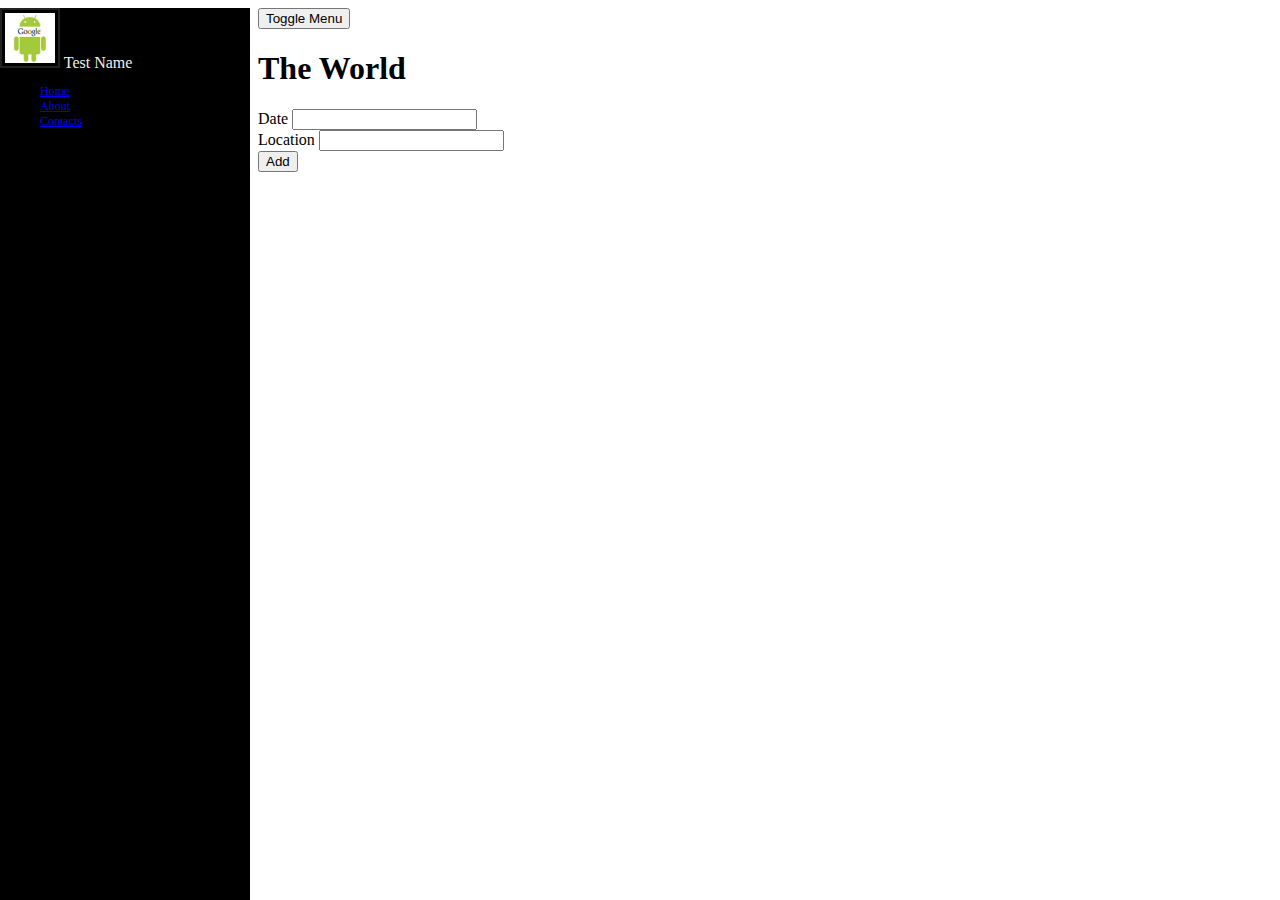
<file: TheWorldCopy/TheWorld/wwwroot/index.html>
﻿<!DOCTYPE html>
<html>
<head>
    <title>The World</title>
    <meta charset="utf-8" />
    <link rel="stylesheet" href="css/site.css"/>

</head>
<body>
        <div id="sidebar">
            <img src="img/user.jpg" alt="headshot" class="headshot" />
            <span id="username">Test Name</span>
            <ul class="menu">
                <li><a href="#">Home</a></li>
                <li><a href="#">About</a></li>
                <li><a href="#">Contacts</a></li>
            </ul>
        </div>

    <div id="wrapper">
        <div id="main">
            <div>
                <button id="sidebarToggle">Toggle Menu</button>
            </div>
            <h1>The World</h1>
            <form>
                <div>
                    <label>Date</label>
                    <input />
                </div>
                <div>
                    <label>Location</label>
                    <input />
                </div>
                <div>
                    <input type="submit" value="Add" />
                </div>
            </form>
        </div>
        </div>

        <div id="footer">
            &copy; 2017 The World Ltd.
        </div>


    <script type="text/javascript" src="lib/jquery/dist/jquery.slim.min.js"> </script>
    <script type="text/javascript" src="js/site.js"></script>
        
   
</body>
</html>
</file>
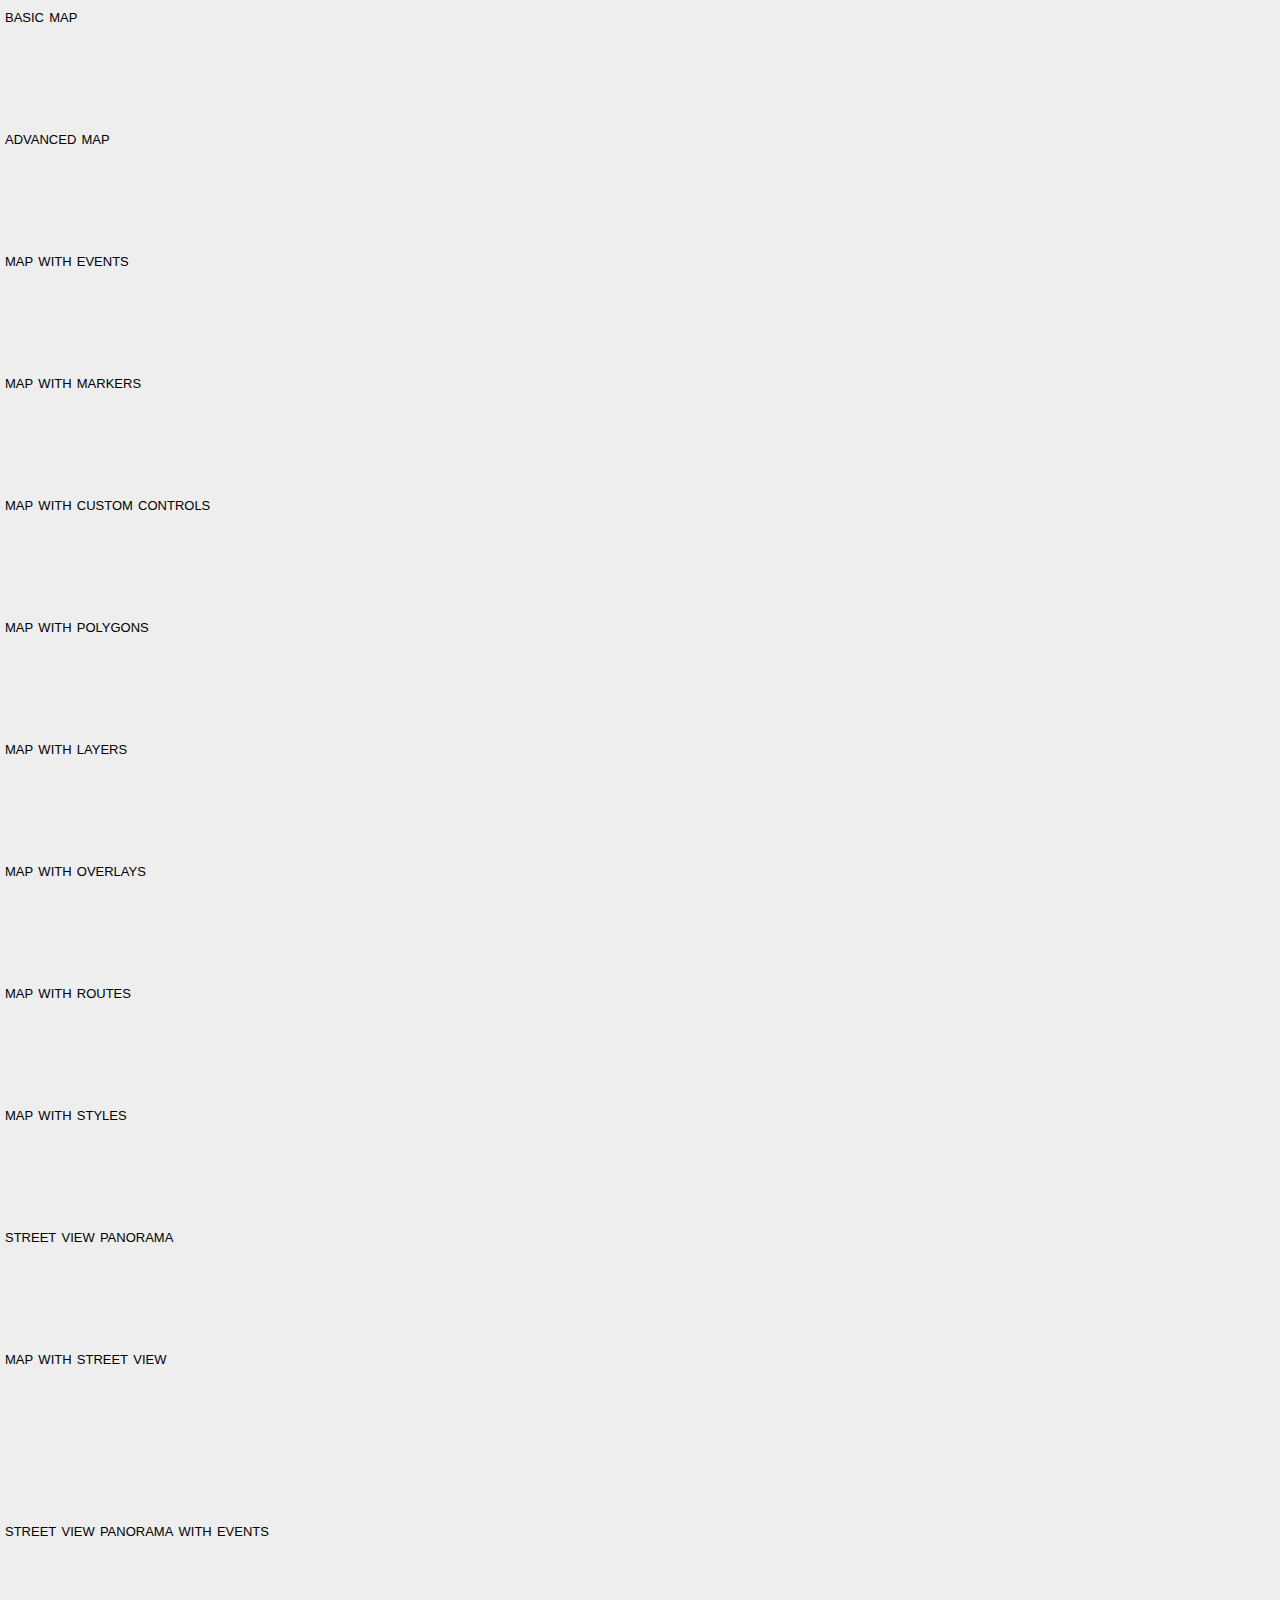
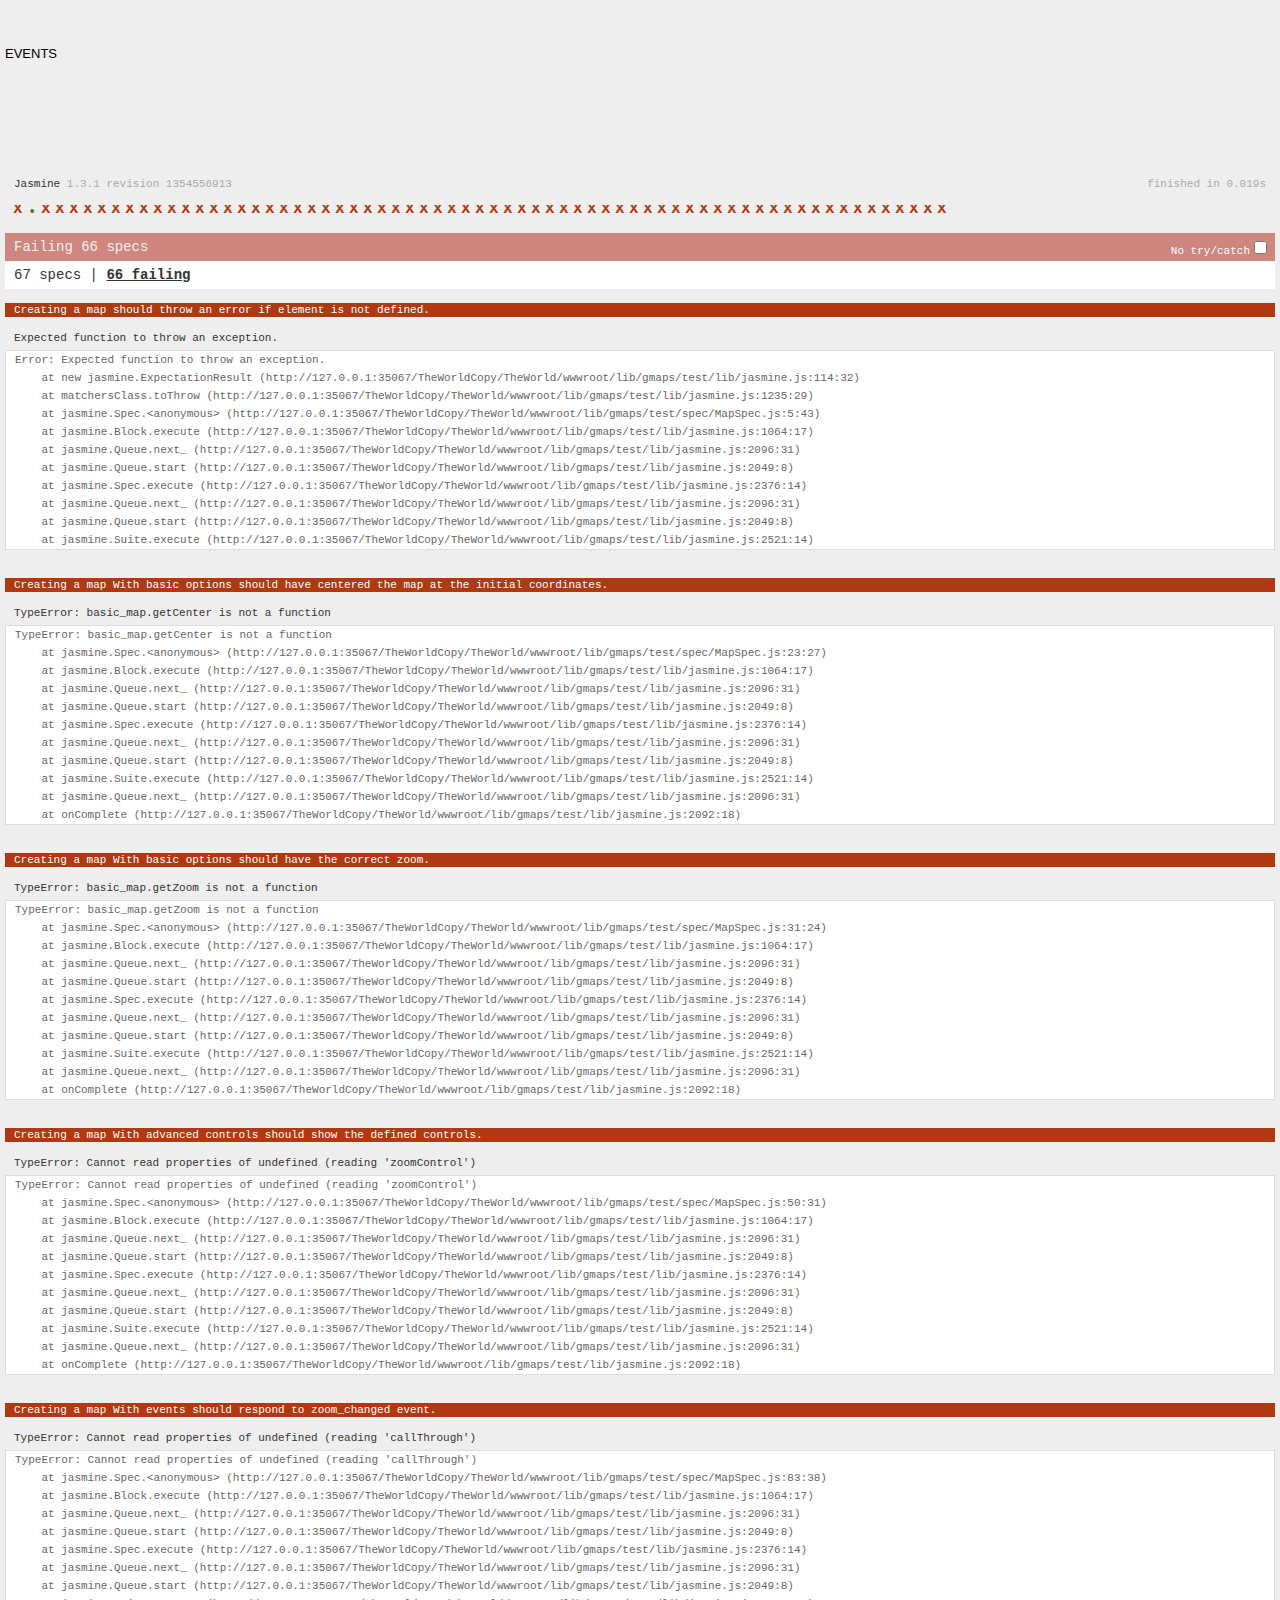
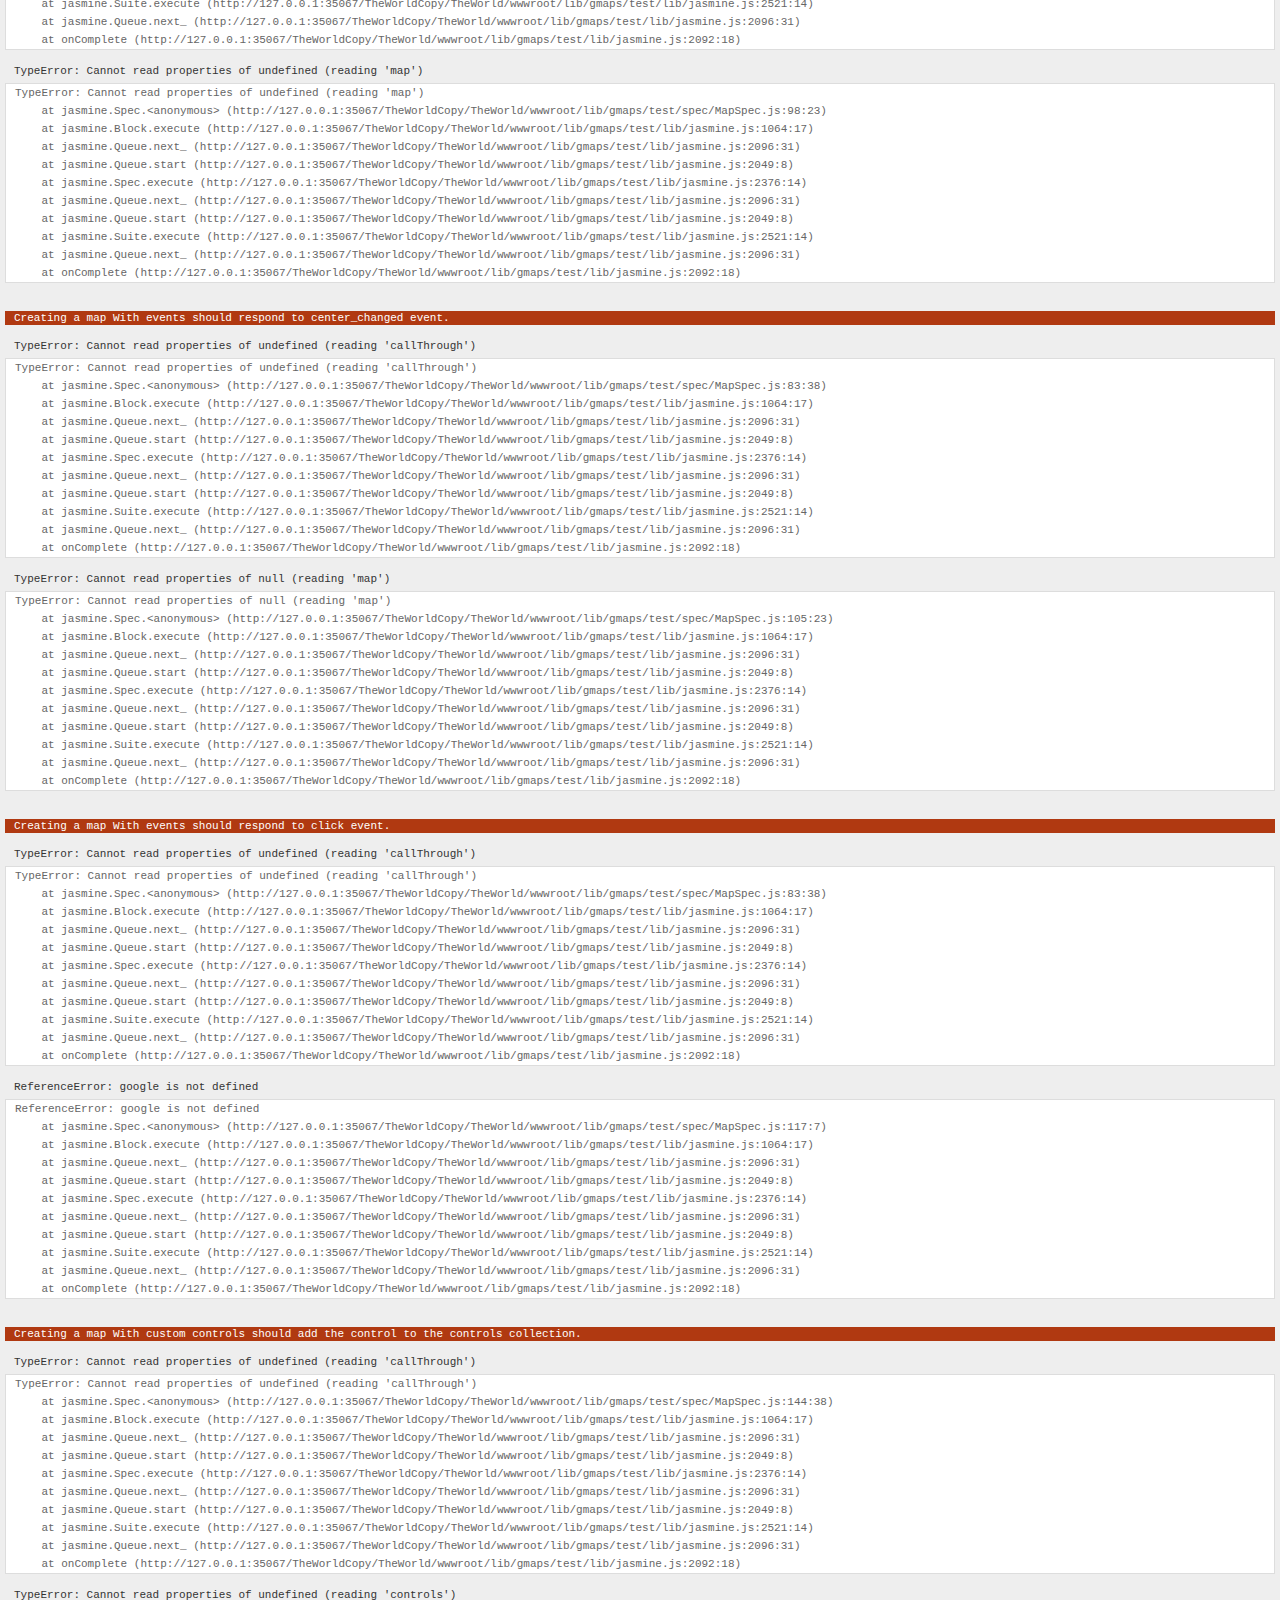
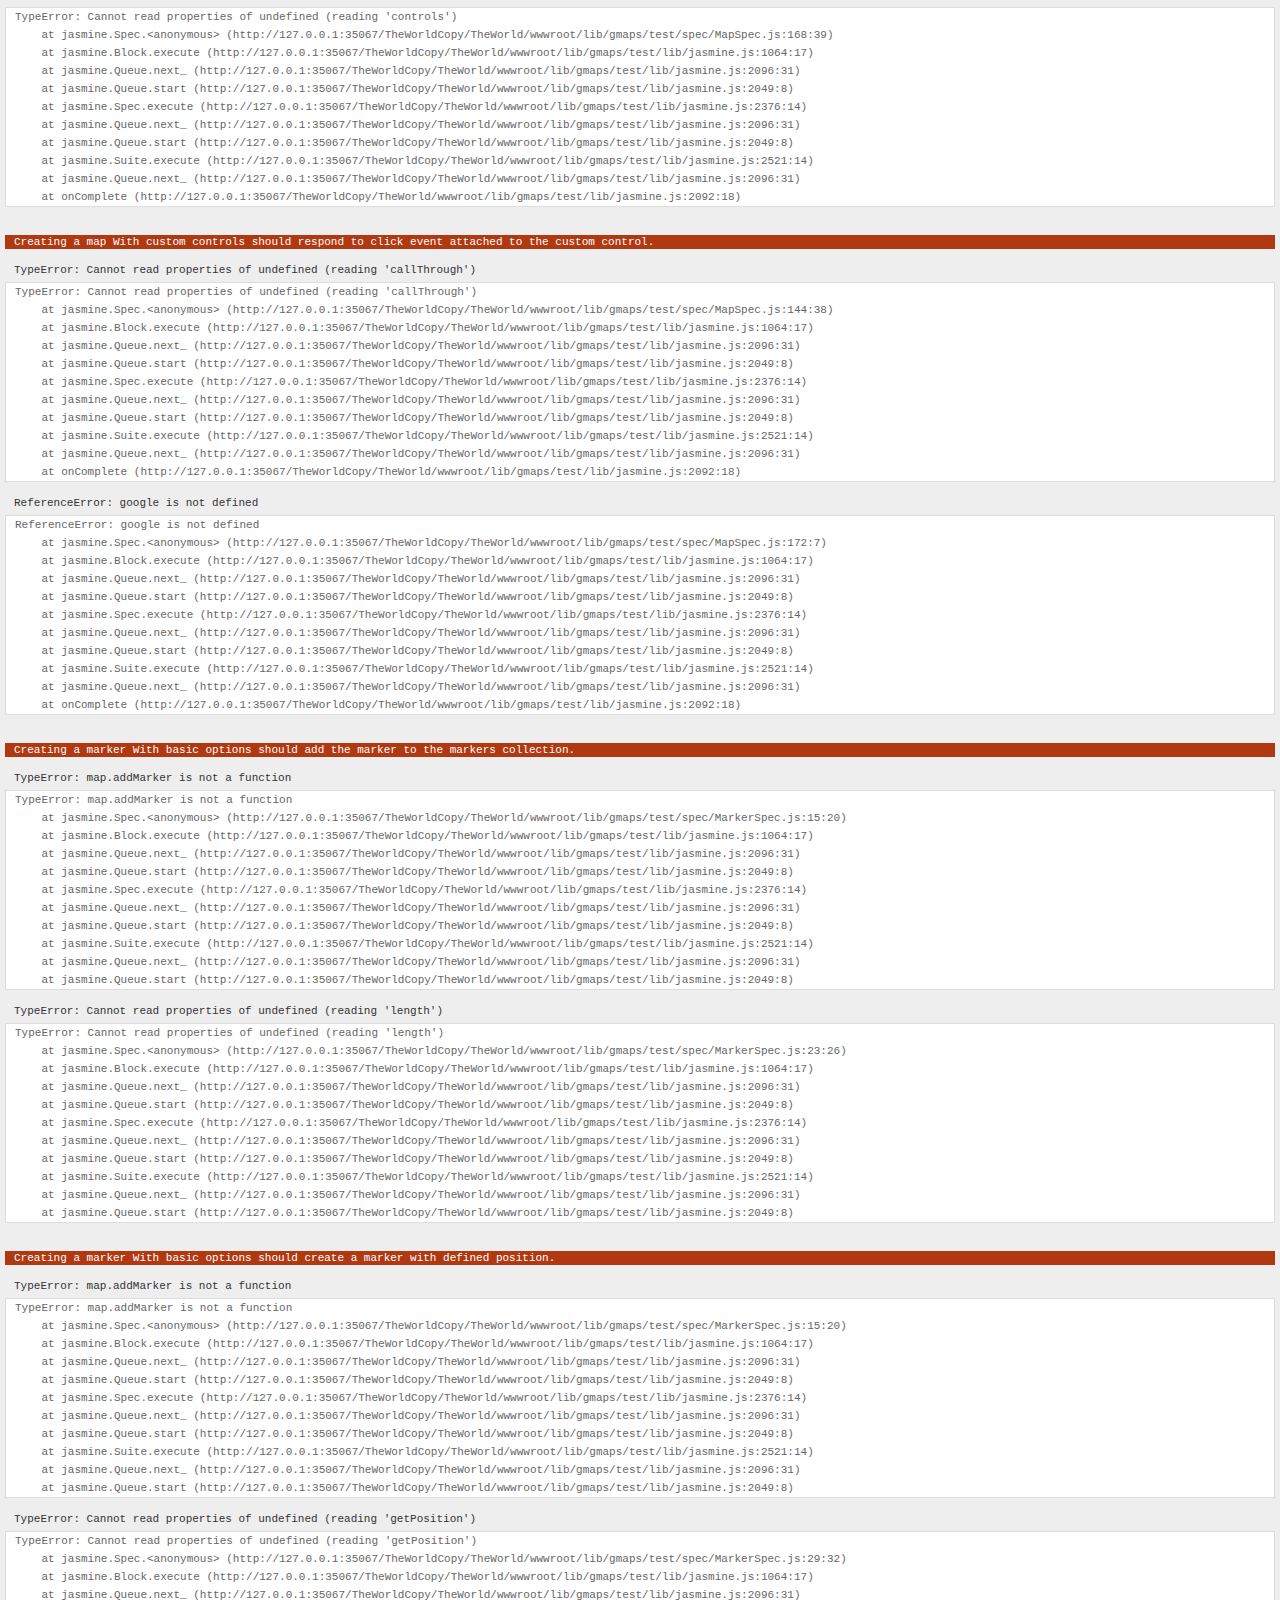
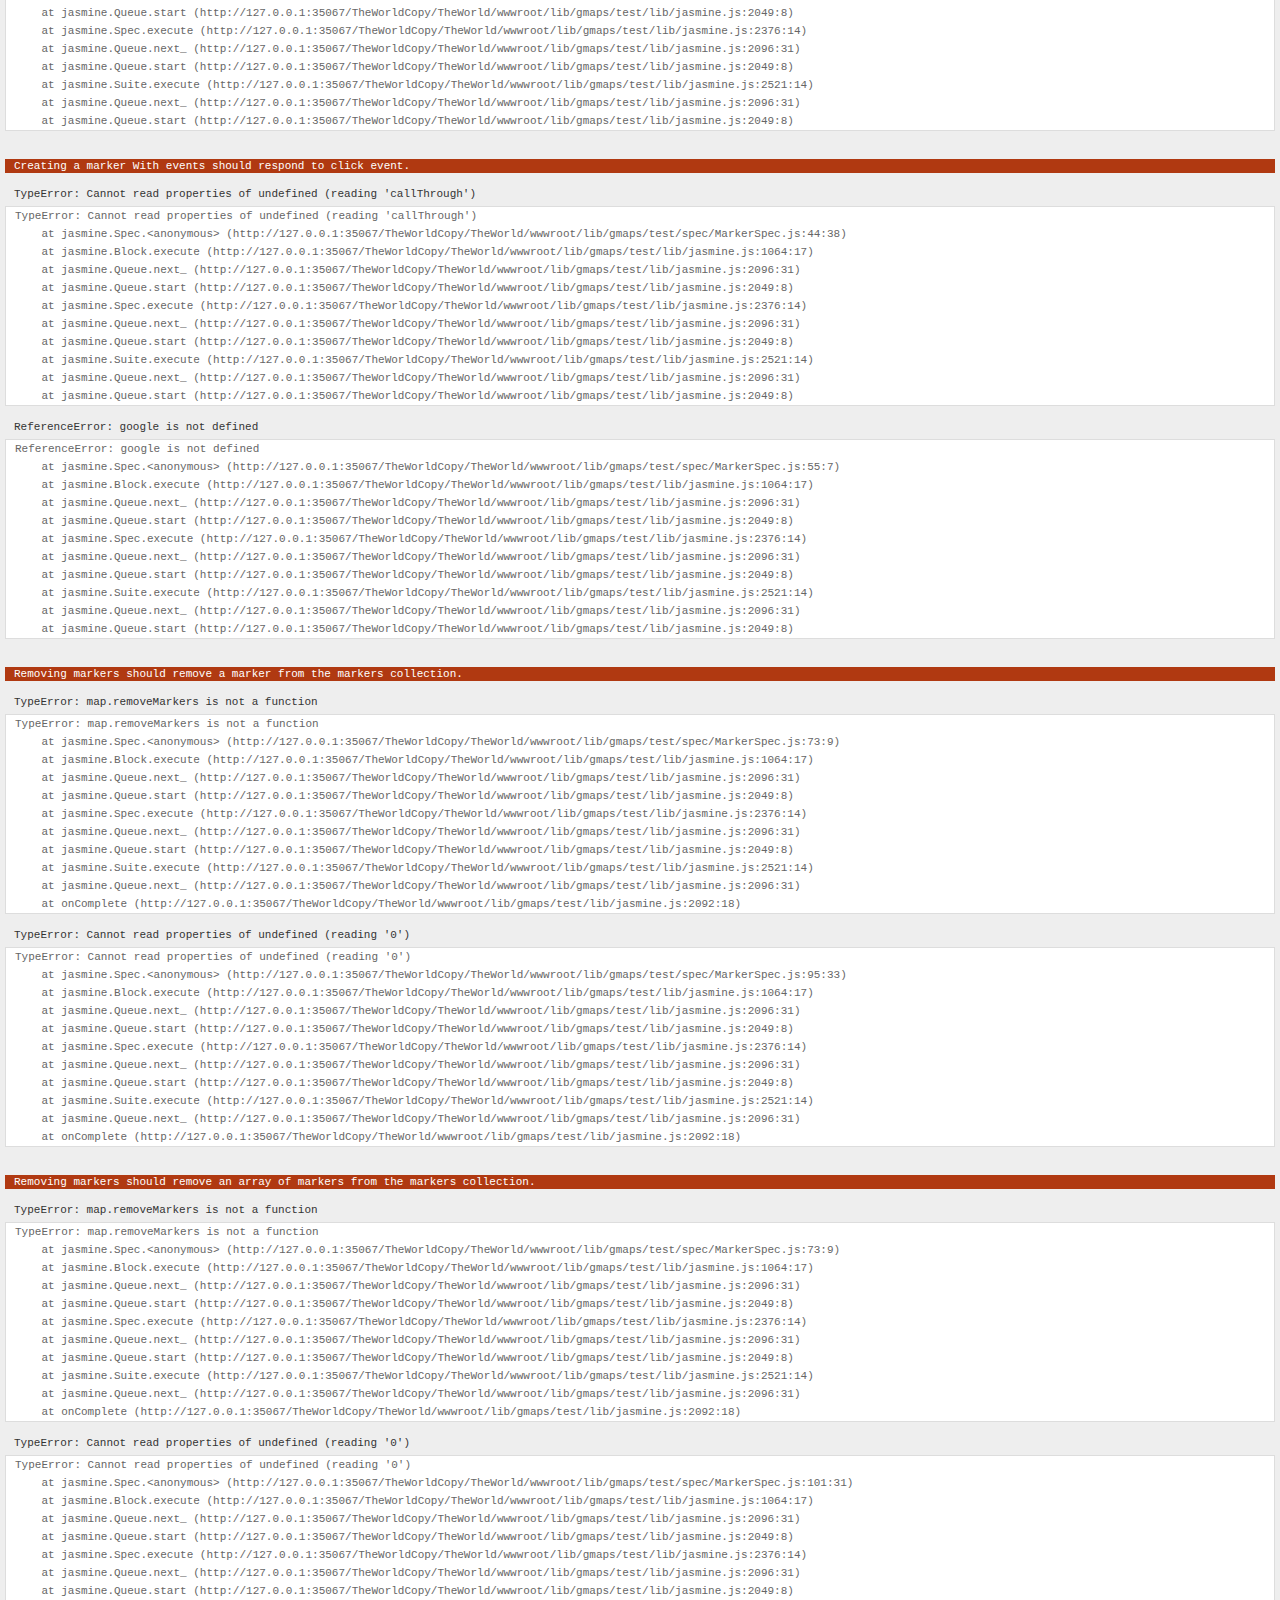
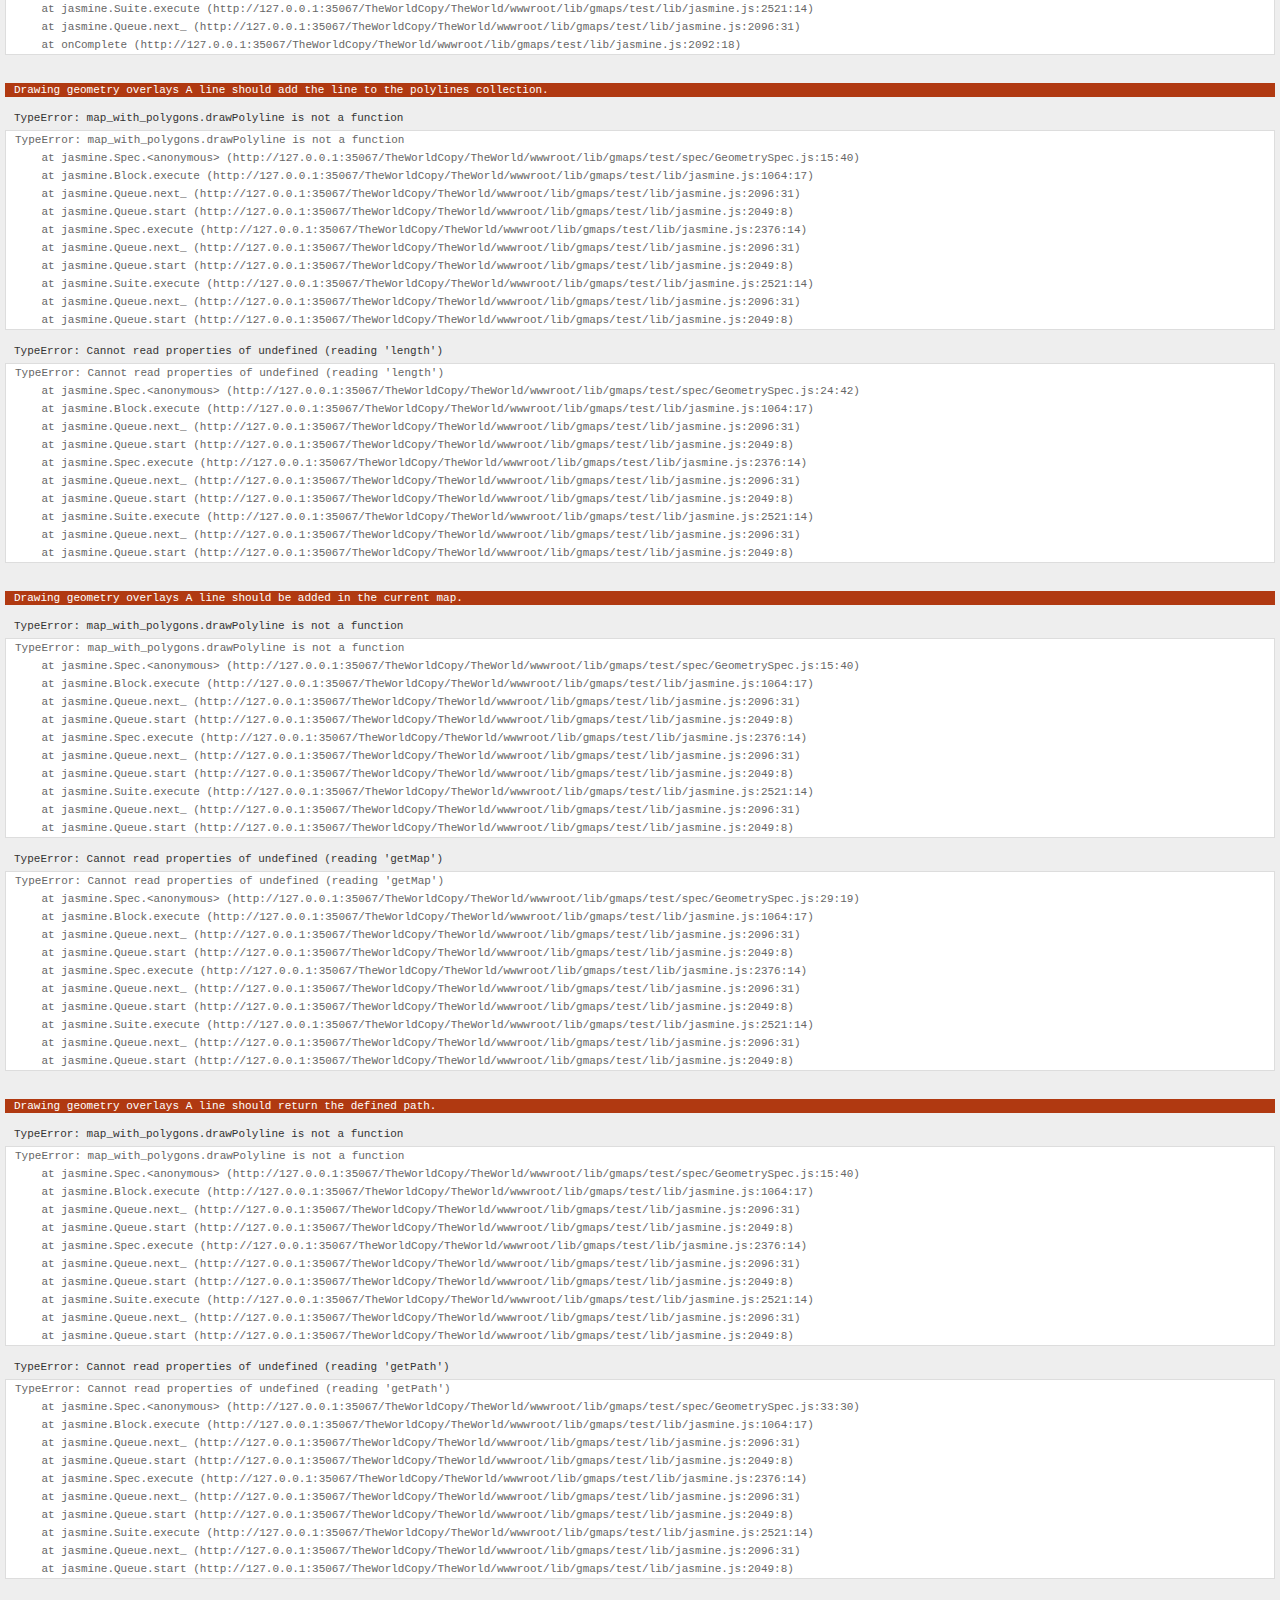
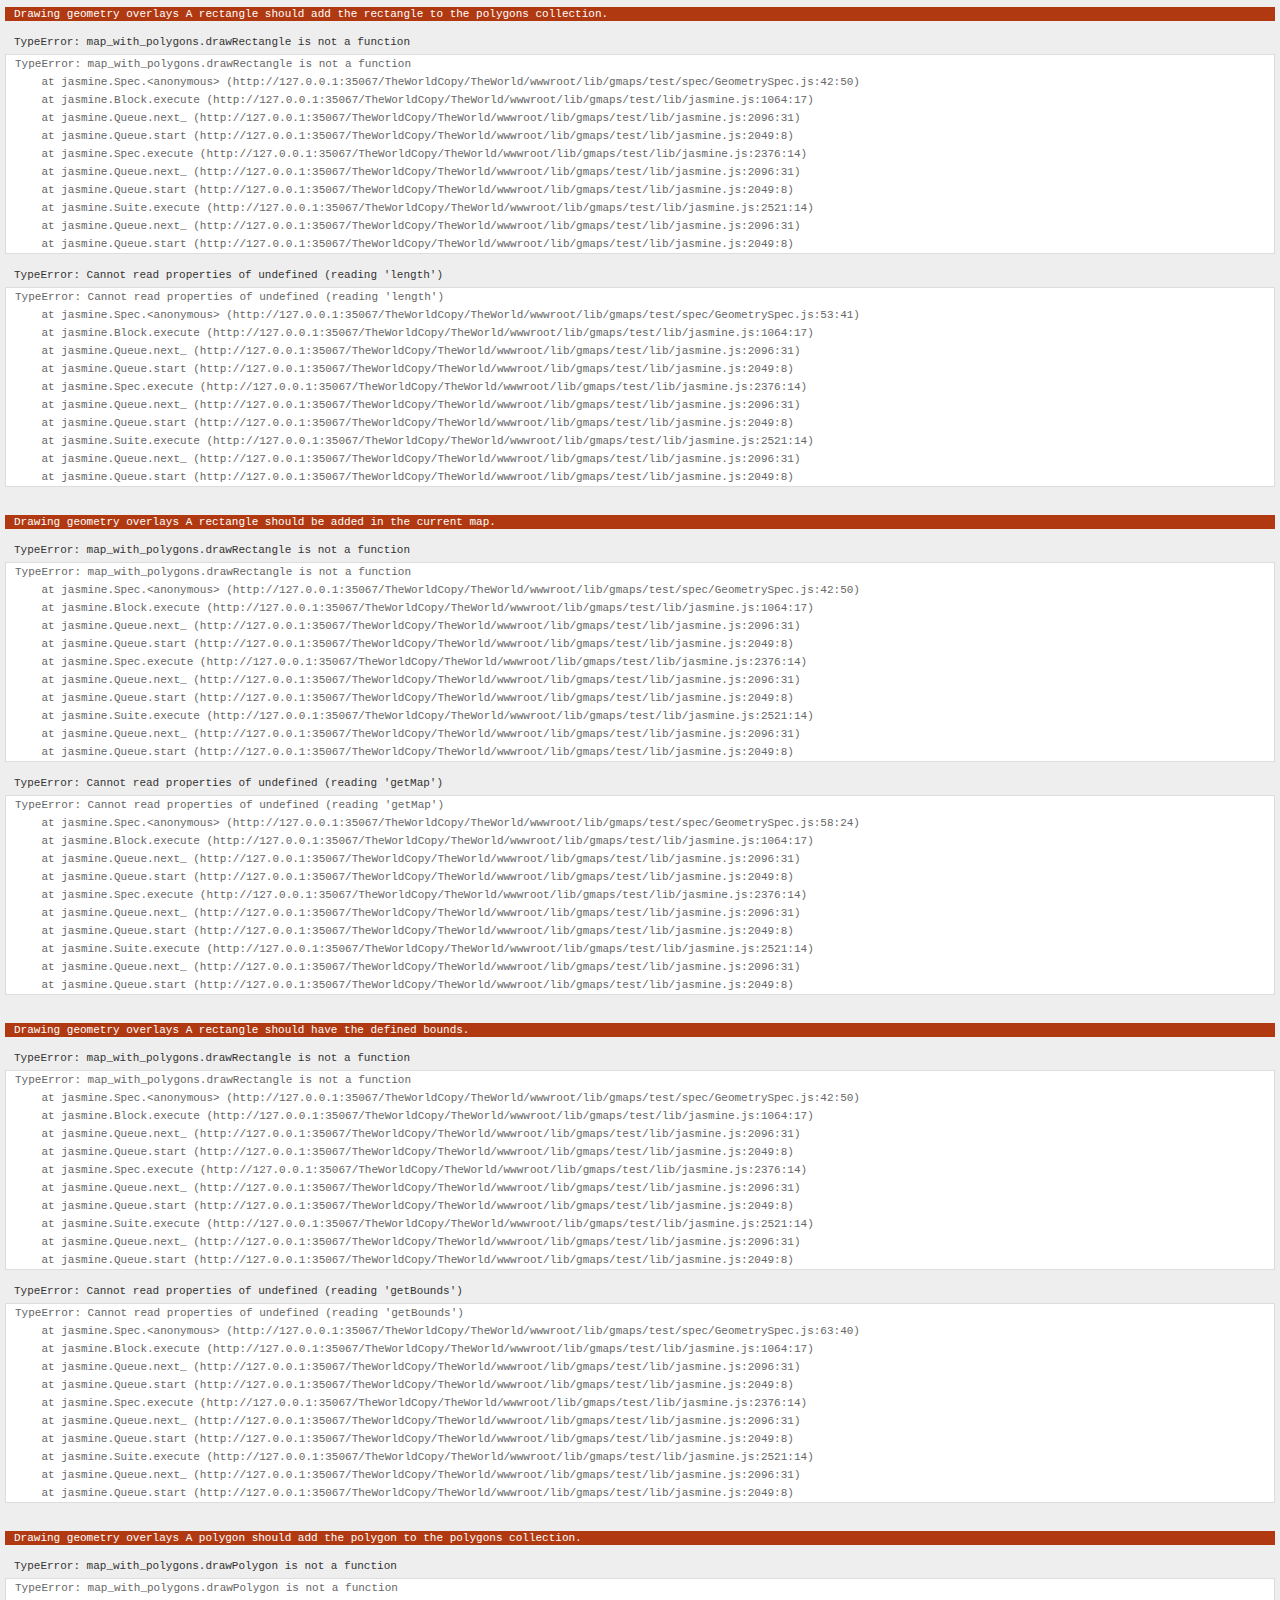
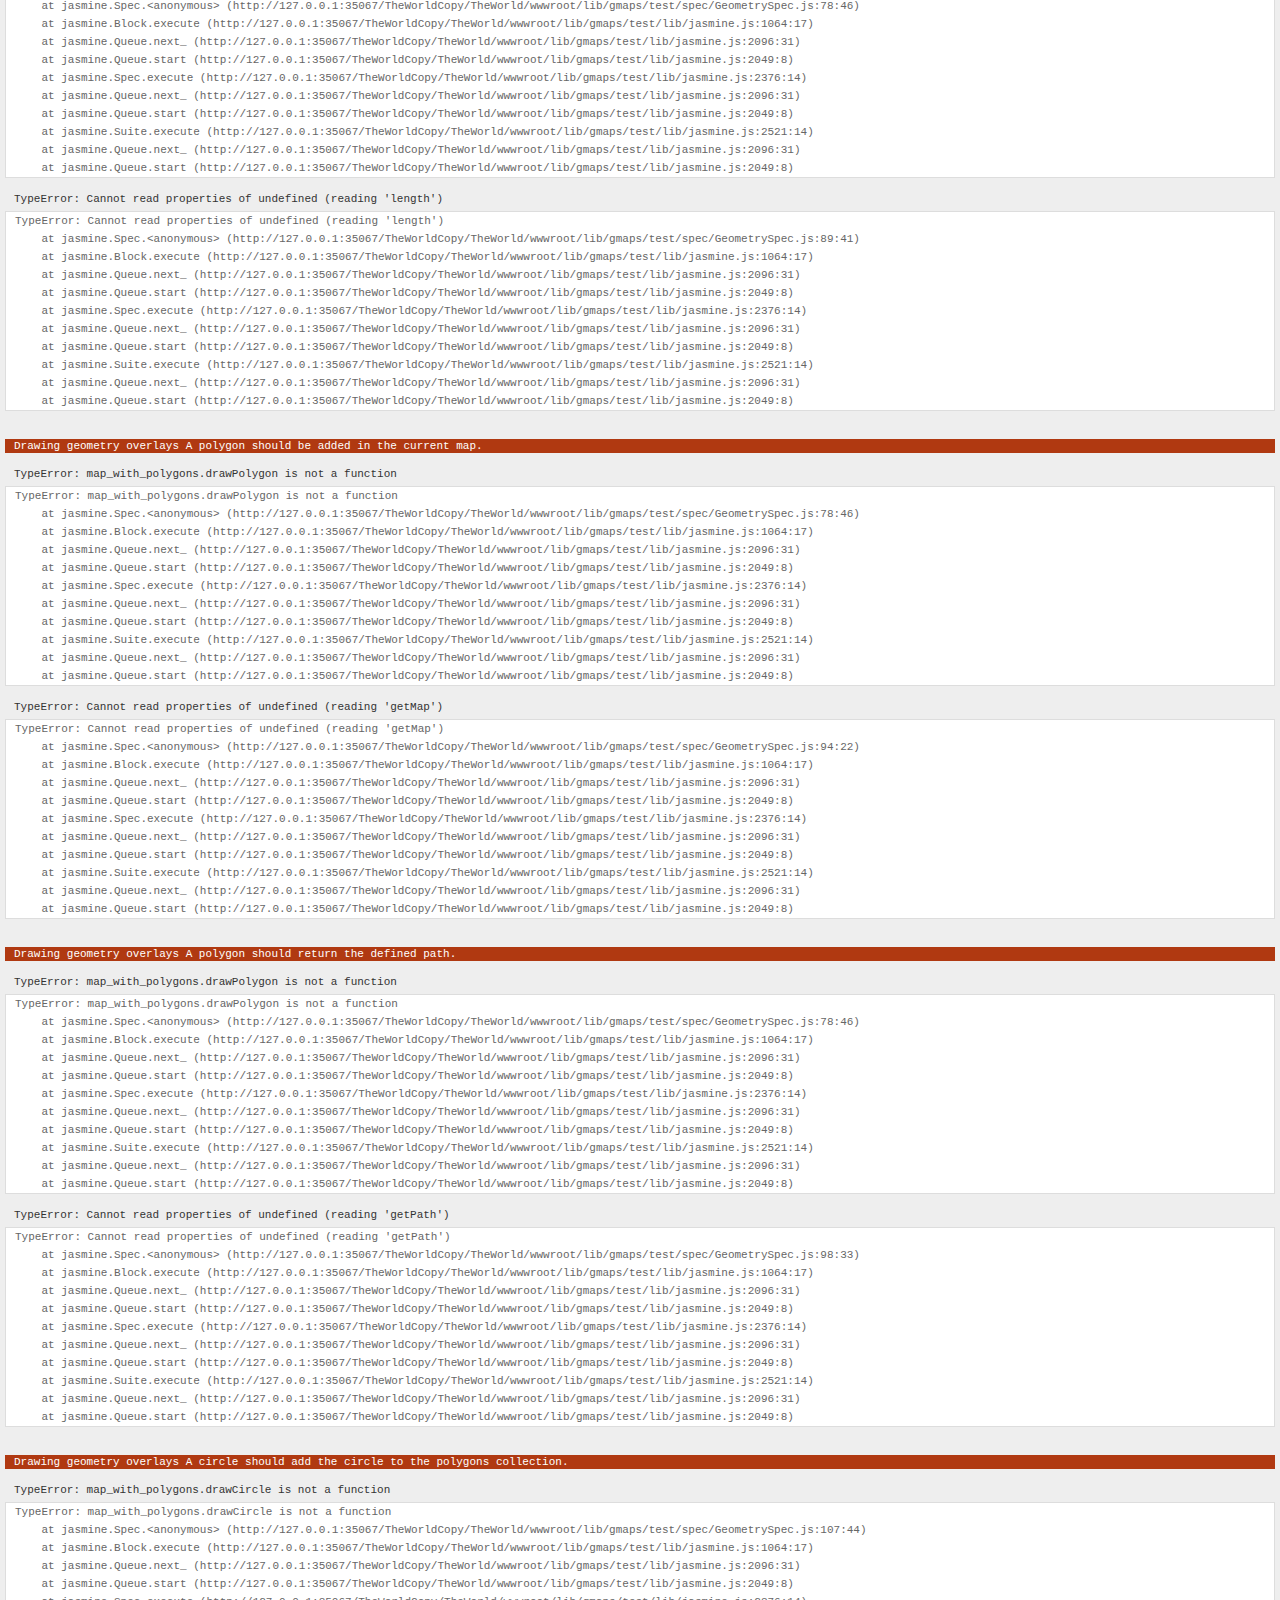
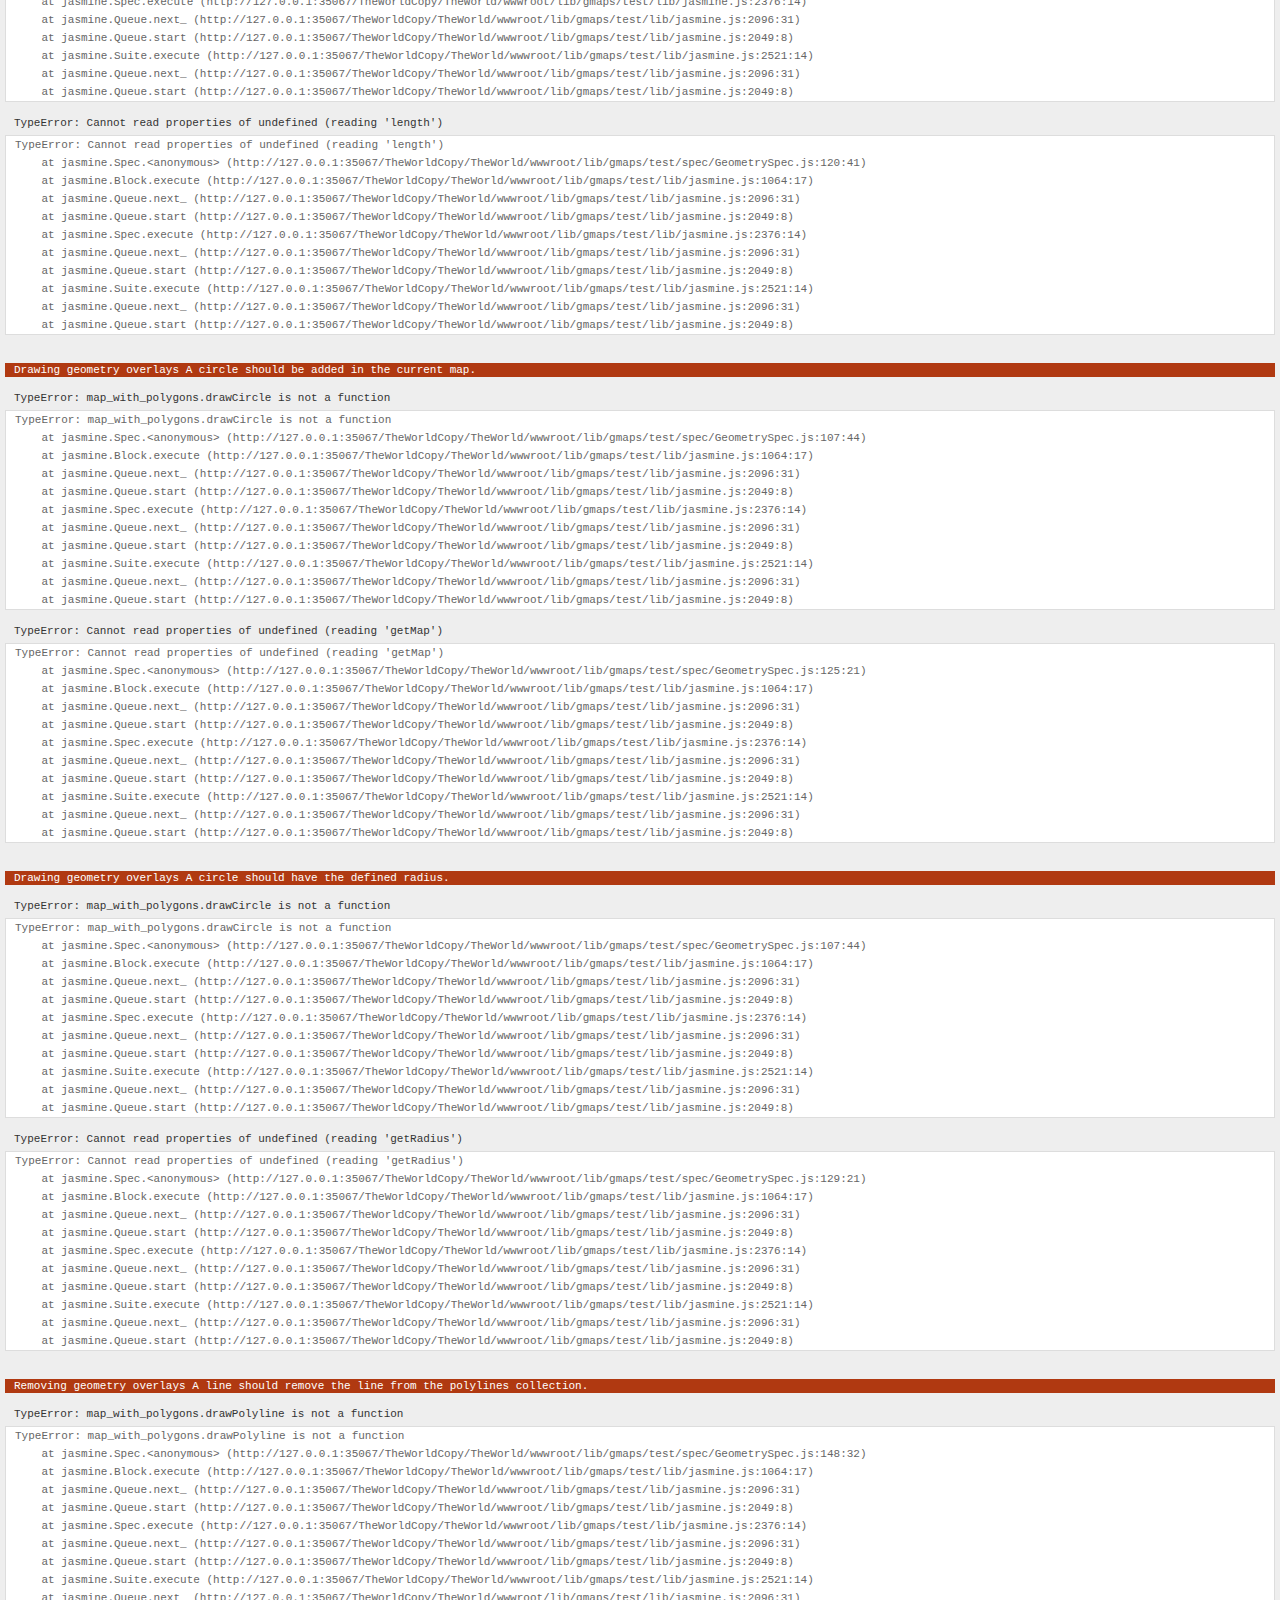
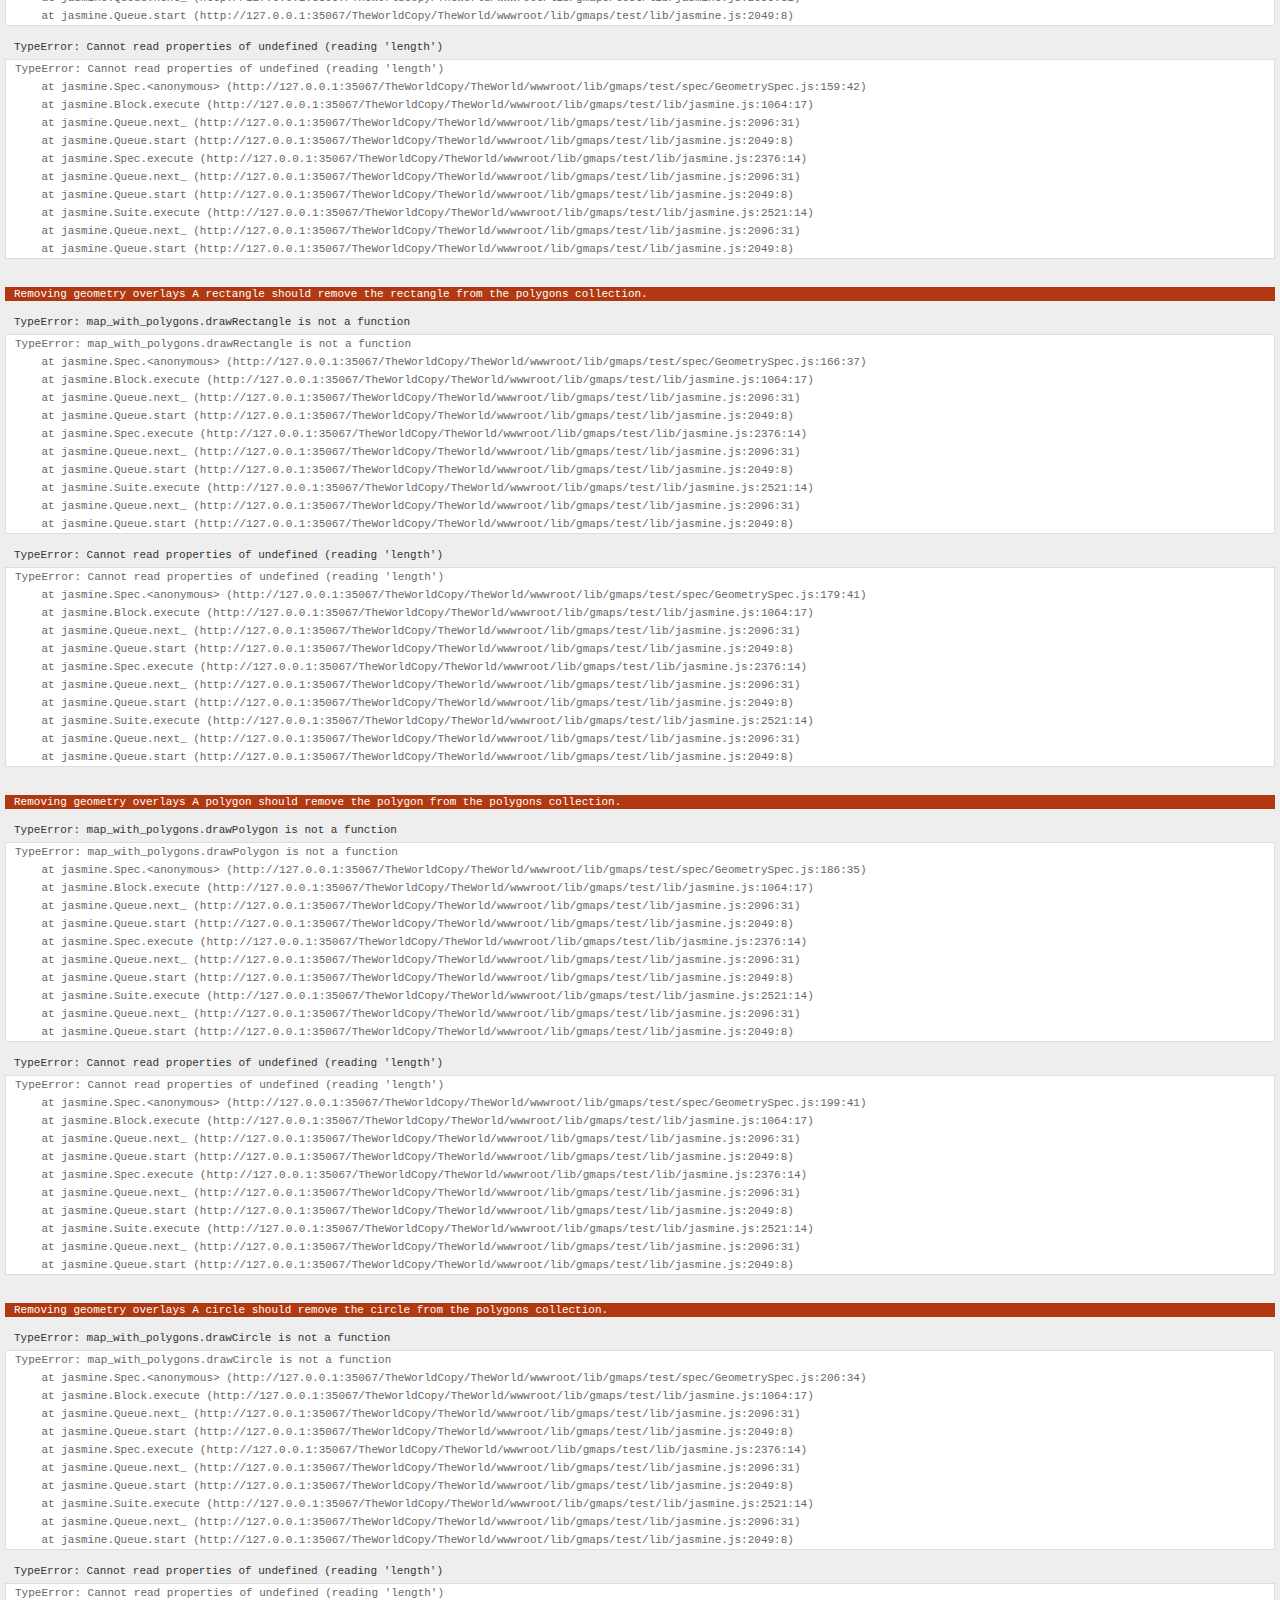
<file: TheWorldCopy/TheWorld/wwwroot/lib/gmaps/test/index.html>
<!DOCTYPE html>
<html>
<head>
  <title>gmaps.js test</title>
  <link rel="stylesheet" type="text/css" href="lib/jasmine.css" />
  <link rel="stylesheet" href="style.css" />
  <script type="text/javascript" src="lib/jasmine.js"></script>
  <script type="text/javascript" src="lib/jasmine-html.js"></script>

  <script type="text/javascript" src="http://maps.google.com/maps/api/js?sensor=true"></script>
  <script type="text/javascript" src="../gmaps.js"></script>

  <script type="text/javascript" src="spec/MapSpec.js"></script>
  <script type="text/javascript" src="spec/MarkerSpec.js"></script>
  <script type="text/javascript" src="spec/GeometrySpec.js"></script>
  <script type="text/javascript" src="spec/LayerSpec.js"></script>
  <script type="text/javascript" src="spec/OverlaySpec.js"></script>
  <script type="text/javascript" src="spec/RouteSpec.js"></script>
  <script type="text/javascript" src="spec/StyleSpec.js"></script>
  <script type="text/javascript" src="spec/StreetViewSpec.js"></script>
  <script type="text/javascript" src="spec/EventSpec.js"></script>
  <script type="text/javascript" src="spec/ControlSpec.js"></script>

  <script type="text/javascript">
    (function() {
      var jasmineEnv = jasmine.getEnv();
      jasmineEnv.updateInterval = 1000;

      var htmlReporter = new jasmine.HtmlReporter();

      jasmineEnv.addReporter(htmlReporter);

      jasmineEnv.specFilter = function(spec) {
        return htmlReporter.specFilter(spec);
      };

      var currentWindowOnload = window.onload;

      window.onload = function() {
        if (currentWindowOnload) {
          currentWindowOnload();
        }

        execJasmine();
      };

      function execJasmine() {
        jasmineEnv.execute();
      }
    })();
  </script>
</head>
<body>
  <h3>Basic map</h3>
  <div class="map" id="basic-map"></div>
  <h3>Advanced map</h3>
  <div class="map" id="advanced-map"></div>
  <h3>Map with events</h3>
  <div class="map" id="map-with-events"></div>
  <h3>Map with markers</h3>
  <div class="map" id="map-with-markers"></div>
  <h3>Map with custom controls</h3>
  <div class="map" id="map-with-custom-controls"></div>
  <h3>Map with polygons</h3>
  <div class="map" id="map-with-polygons"></div>
  <h3>Map with layers</h3>
  <div class="map" id="map-with-layers"></div>
  <h3>Map with overlays</h3>
  <div class="map" id="map-with-overlays"></div>
  <h3>Map with routes</h3>
  <div class="map" id="map-with-routes"></div>
  <h3>Map with styles</h3>
  <div class="map" id="map-with-styles"></div>
  <h3>Street View Panorama</h3>
  <div class="panorama" id="streetview-standalone-panorama"></div>
  <h3>Map with Street View</h3>
  <div class="with-columns">
    <div class="map" id="map-with-streetview"></div>
    <div class="panorama" id="streetview-panorama"></div>
  </div>
  <h3>Street View Panorama with events</h3>
  <div class="panorama" id="streetview-with-events"></div>
  <h3>Events</h3>
  <div class="map" id="events"></div>
</body>
</html>
</file>
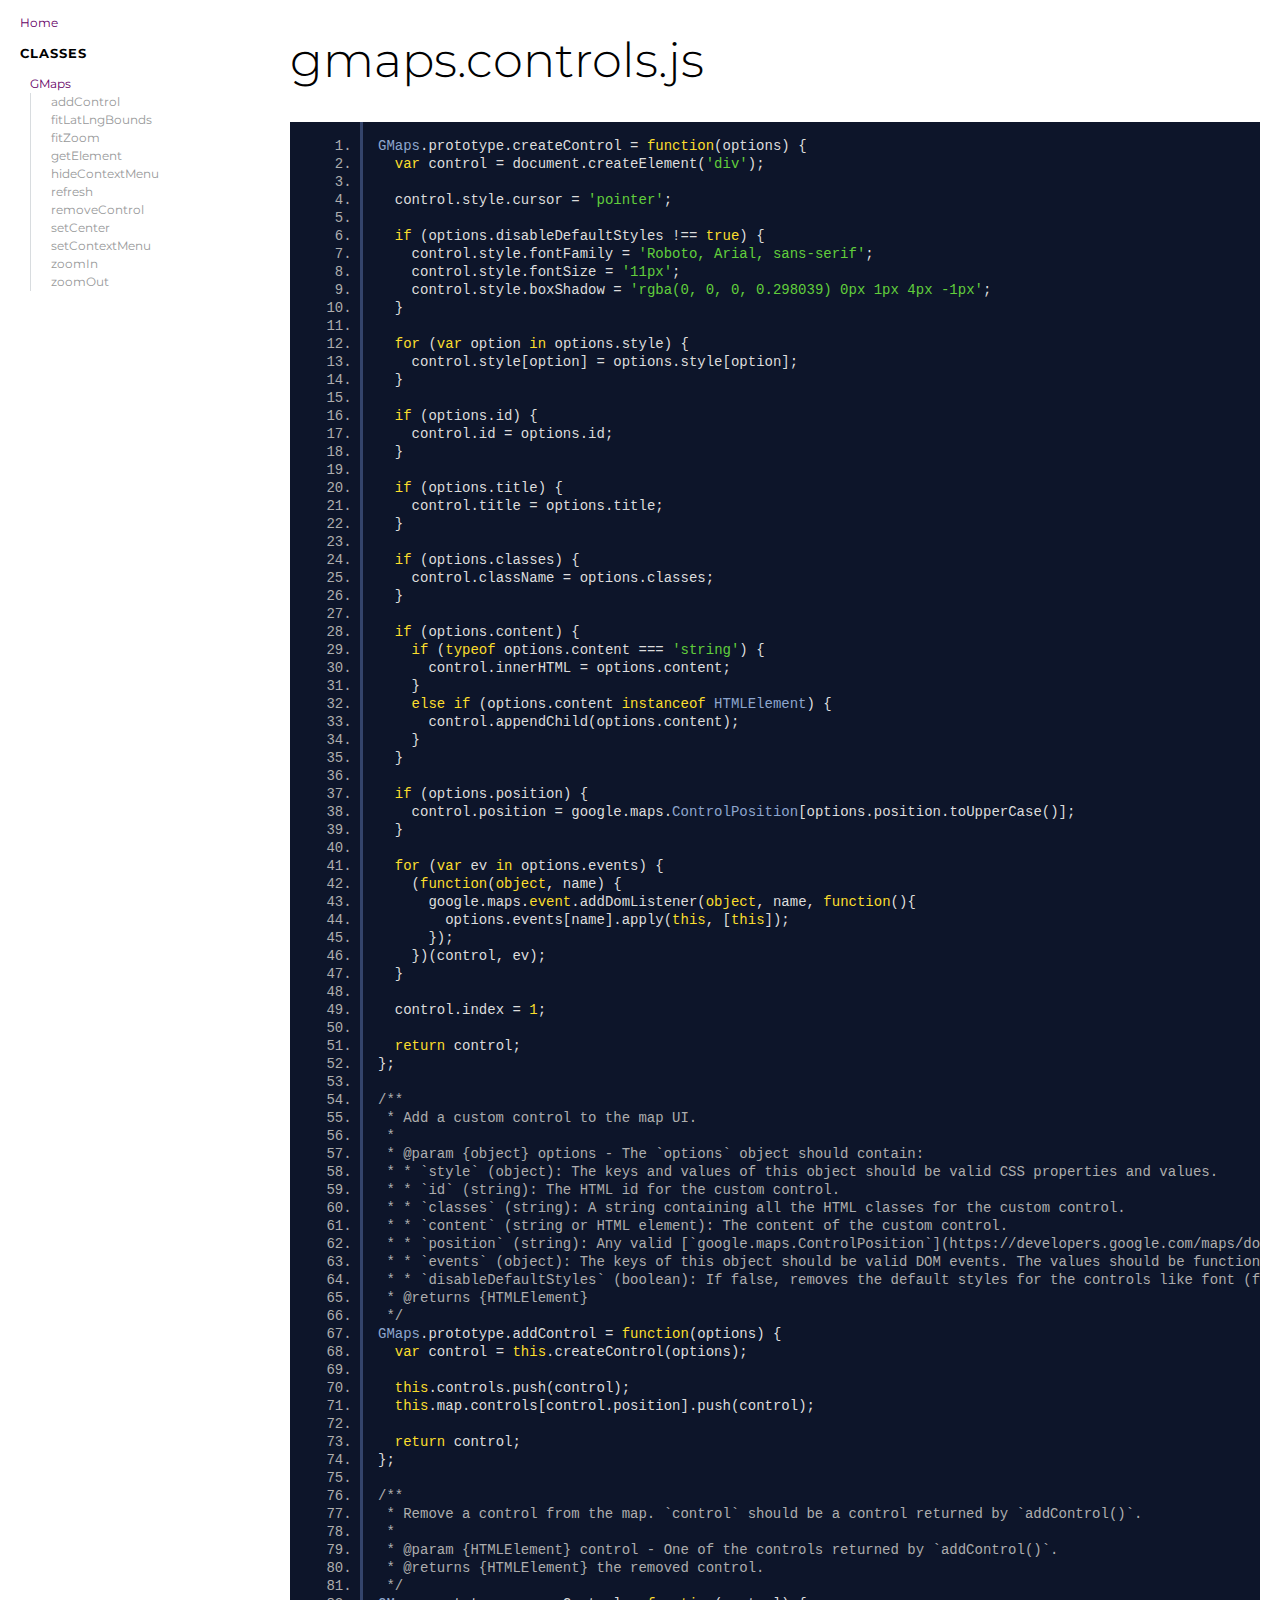
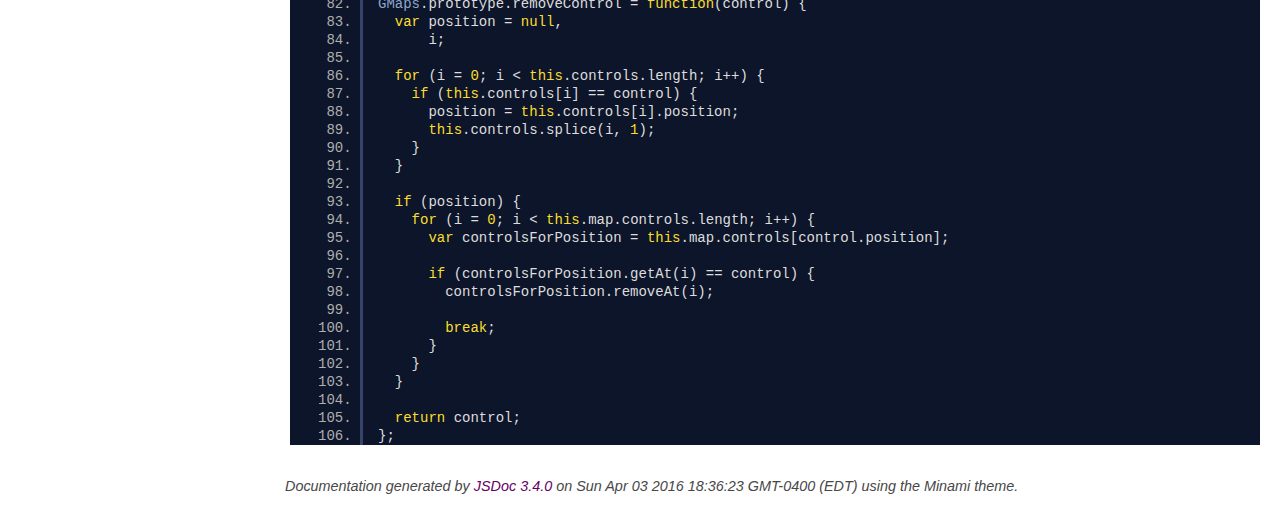
<file: TheWorldCopy/TheWorld/wwwroot/lib/gmaps/docs/gmaps.controls.js.html>
<!DOCTYPE html>
<html lang="en">
<head>
    <meta charset="utf-8">
    <title>gmaps.controls.js - Documentation</title>

    <script src="scripts/prettify/prettify.js"></script>
    <script src="scripts/prettify/lang-css.js"></script>
    <!--[if lt IE 9]>
      <script src="//html5shiv.googlecode.com/svn/trunk/html5.js"></script>
    <![endif]-->
    <link type="text/css" rel="stylesheet" href="https://code.ionicframework.com/ionicons/2.0.1/css/ionicons.min.css">
    <link type="text/css" rel="stylesheet" href="styles/prettify.css">
    <link type="text/css" rel="stylesheet" href="styles/jsdoc.css">
</head>
<body>

<input type="checkbox" id="nav-trigger" class="nav-trigger" />
<label for="nav-trigger" class="navicon-button x">
  <div class="navicon"></div>
</label>

<label for="nav-trigger" class="overlay"></label>

<nav>
    <h2><a href="index.html">Home</a></h2><h3>Classes</h3><ul><li><a href="GMaps.html">GMaps</a><ul class='methods'><li data-type='method'><a href="GMaps.html#addControl">addControl</a></li><li data-type='method'><a href="GMaps.html#fitLatLngBounds">fitLatLngBounds</a></li><li data-type='method'><a href="GMaps.html#fitZoom">fitZoom</a></li><li data-type='method'><a href="GMaps.html#getElement">getElement</a></li><li data-type='method'><a href="GMaps.html#hideContextMenu">hideContextMenu</a></li><li data-type='method'><a href="GMaps.html#refresh">refresh</a></li><li data-type='method'><a href="GMaps.html#removeControl">removeControl</a></li><li data-type='method'><a href="GMaps.html#setCenter">setCenter</a></li><li data-type='method'><a href="GMaps.html#setContextMenu">setContextMenu</a></li><li data-type='method'><a href="GMaps.html#zoomIn">zoomIn</a></li><li data-type='method'><a href="GMaps.html#zoomOut">zoomOut</a></li></ul></li></ul>
</nav>

<div id="main">
    
    <h1 class="page-title">gmaps.controls.js</h1>
    

    



    
    <section>
        <article>
            <pre class="prettyprint source linenums"><code>GMaps.prototype.createControl = function(options) {
  var control = document.createElement('div');

  control.style.cursor = 'pointer';

  if (options.disableDefaultStyles !== true) {
    control.style.fontFamily = 'Roboto, Arial, sans-serif';
    control.style.fontSize = '11px';
    control.style.boxShadow = 'rgba(0, 0, 0, 0.298039) 0px 1px 4px -1px';
  }

  for (var option in options.style) {
    control.style[option] = options.style[option];
  }

  if (options.id) {
    control.id = options.id;
  }

  if (options.title) {
    control.title = options.title;
  }

  if (options.classes) {
    control.className = options.classes;
  }

  if (options.content) {
    if (typeof options.content === 'string') {
      control.innerHTML = options.content;
    }
    else if (options.content instanceof HTMLElement) {
      control.appendChild(options.content);
    }
  }

  if (options.position) {
    control.position = google.maps.ControlPosition[options.position.toUpperCase()];
  }

  for (var ev in options.events) {
    (function(object, name) {
      google.maps.event.addDomListener(object, name, function(){
        options.events[name].apply(this, [this]);
      });
    })(control, ev);
  }

  control.index = 1;

  return control;
};

/**
 * Add a custom control to the map UI.
 *
 * @param {object} options - The `options` object should contain:
 * * `style` (object): The keys and values of this object should be valid CSS properties and values.
 * * `id` (string): The HTML id for the custom control.
 * * `classes` (string): A string containing all the HTML classes for the custom control.
 * * `content` (string or HTML element): The content of the custom control.
 * * `position` (string): Any valid [`google.maps.ControlPosition`](https://developers.google.com/maps/documentation/javascript/controls#ControlPositioning) value, in lower or upper case.
 * * `events` (object): The keys of this object should be valid DOM events. The values should be functions.
 * * `disableDefaultStyles` (boolean): If false, removes the default styles for the controls like font (family and size), and box shadow.
 * @returns {HTMLElement}
 */
GMaps.prototype.addControl = function(options) {
  var control = this.createControl(options);

  this.controls.push(control);
  this.map.controls[control.position].push(control);

  return control;
};

/**
 * Remove a control from the map. `control` should be a control returned by `addControl()`.
 *
 * @param {HTMLElement} control - One of the controls returned by `addControl()`.
 * @returns {HTMLElement} the removed control.
 */
GMaps.prototype.removeControl = function(control) {
  var position = null,
      i;

  for (i = 0; i &lt; this.controls.length; i++) {
    if (this.controls[i] == control) {
      position = this.controls[i].position;
      this.controls.splice(i, 1);
    }
  }

  if (position) {
    for (i = 0; i &lt; this.map.controls.length; i++) {
      var controlsForPosition = this.map.controls[control.position];

      if (controlsForPosition.getAt(i) == control) {
        controlsForPosition.removeAt(i);

        break;
      }
    }
  }

  return control;
};
</code></pre>
        </article>
    </section>




</div>

<br class="clear">

<footer>
    Documentation generated by <a href="https://github.com/jsdoc3/jsdoc">JSDoc 3.4.0</a> on Sun Apr 03 2016 18:36:23 GMT-0400 (EDT) using the Minami theme.
</footer>

<script>prettyPrint();</script>
<script src="scripts/linenumber.js"></script>
</body>
</html>
</file>
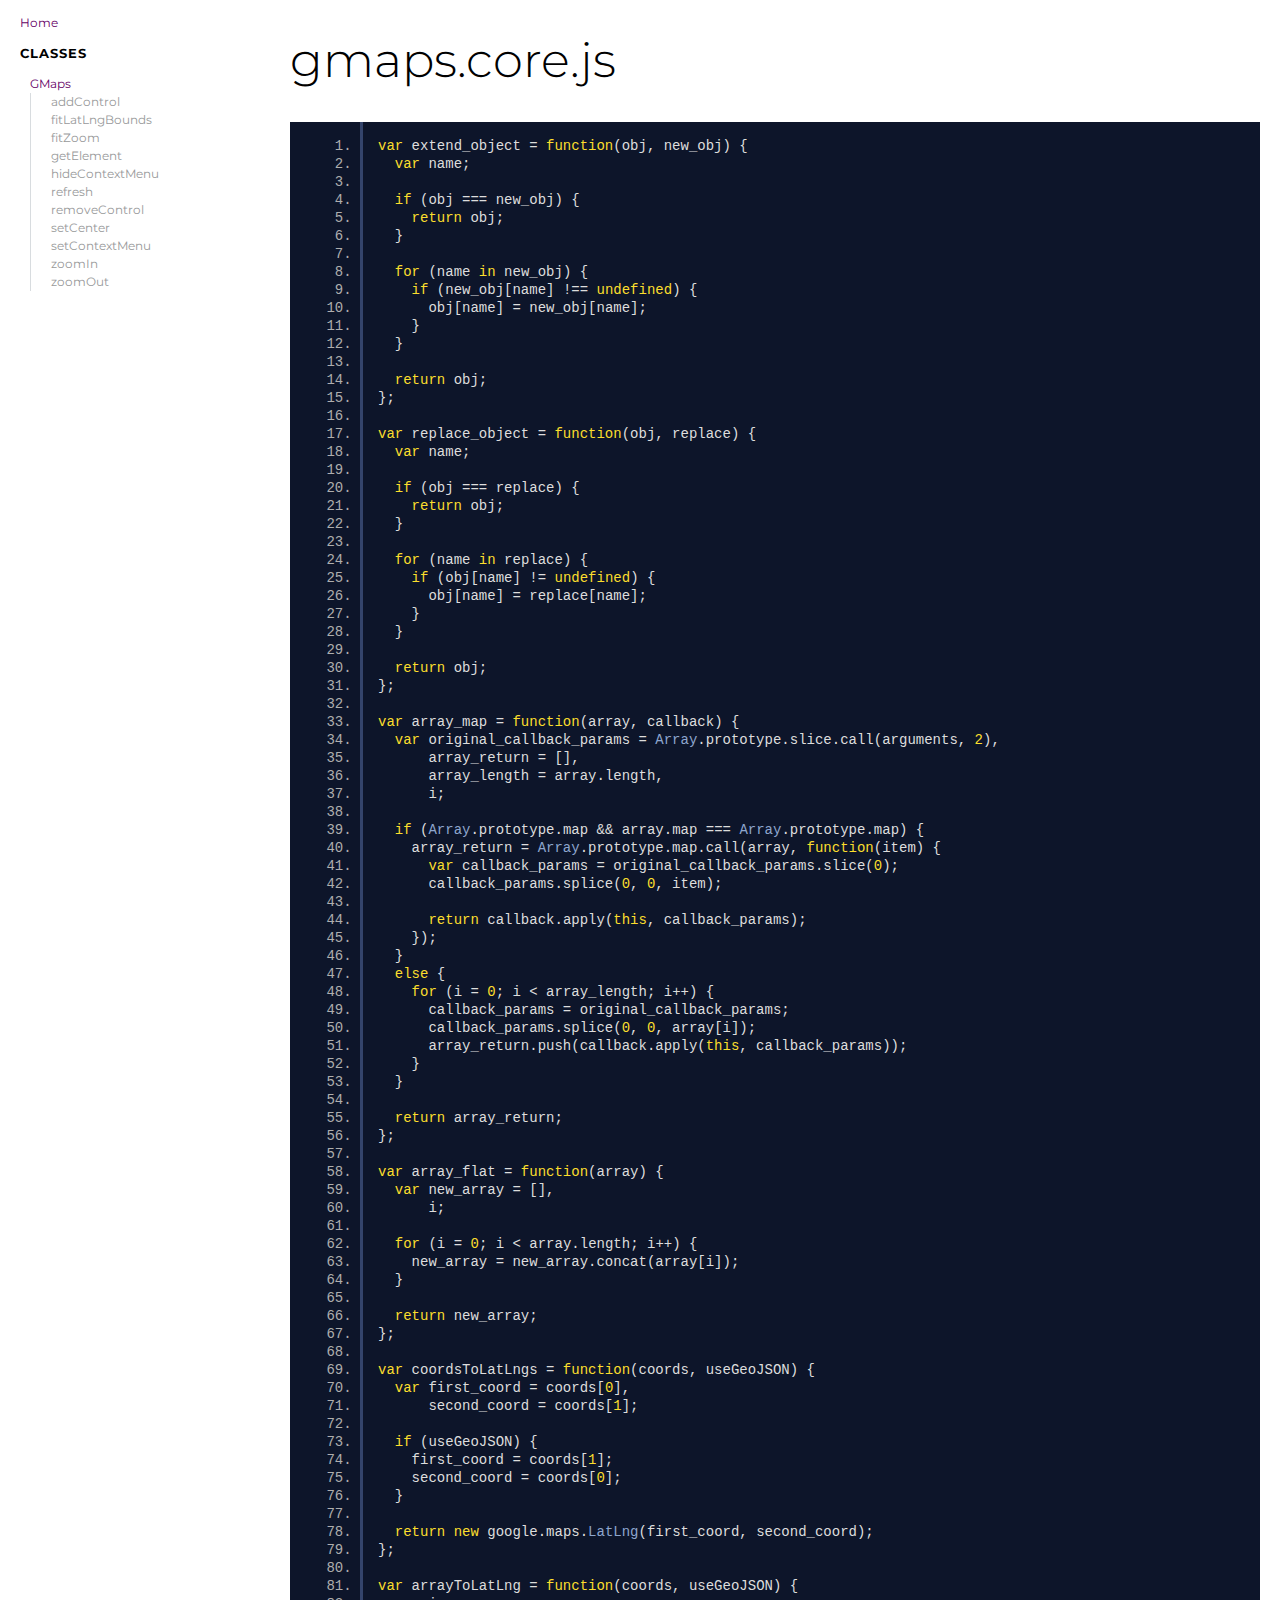
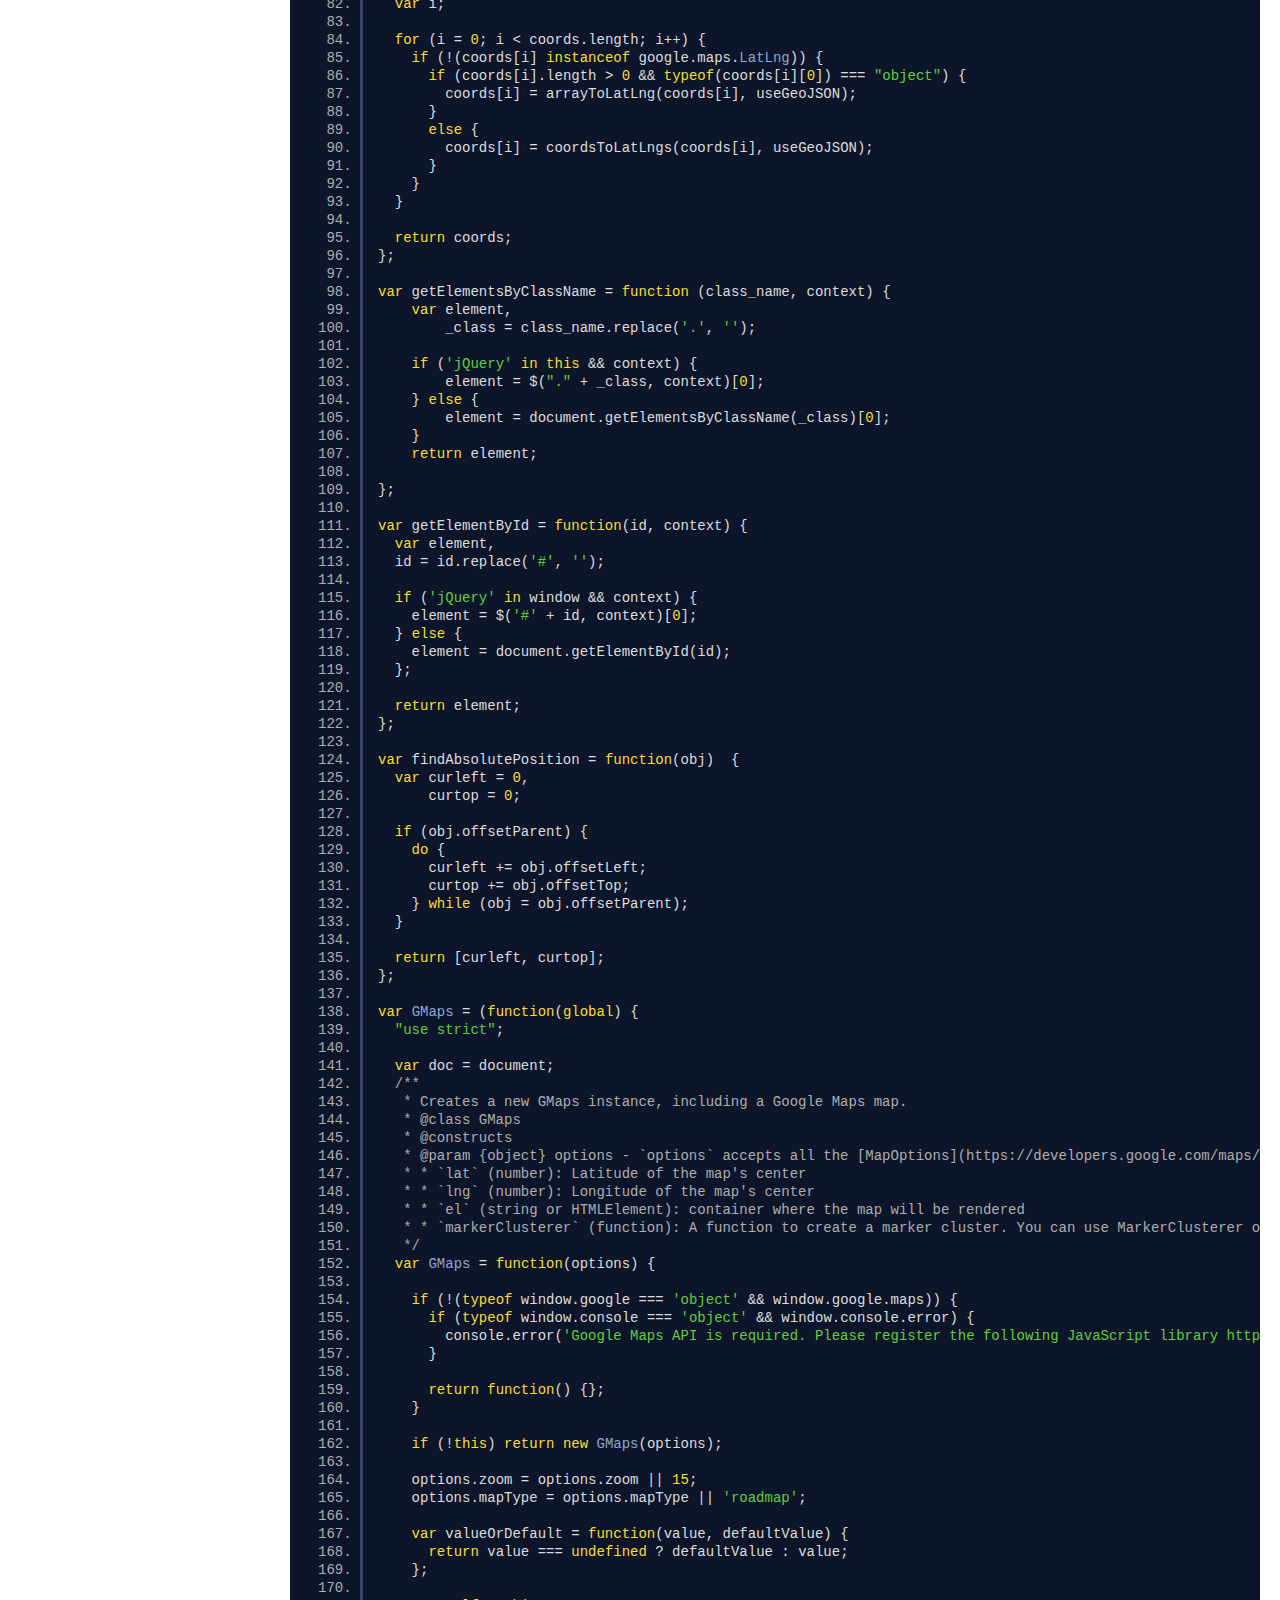
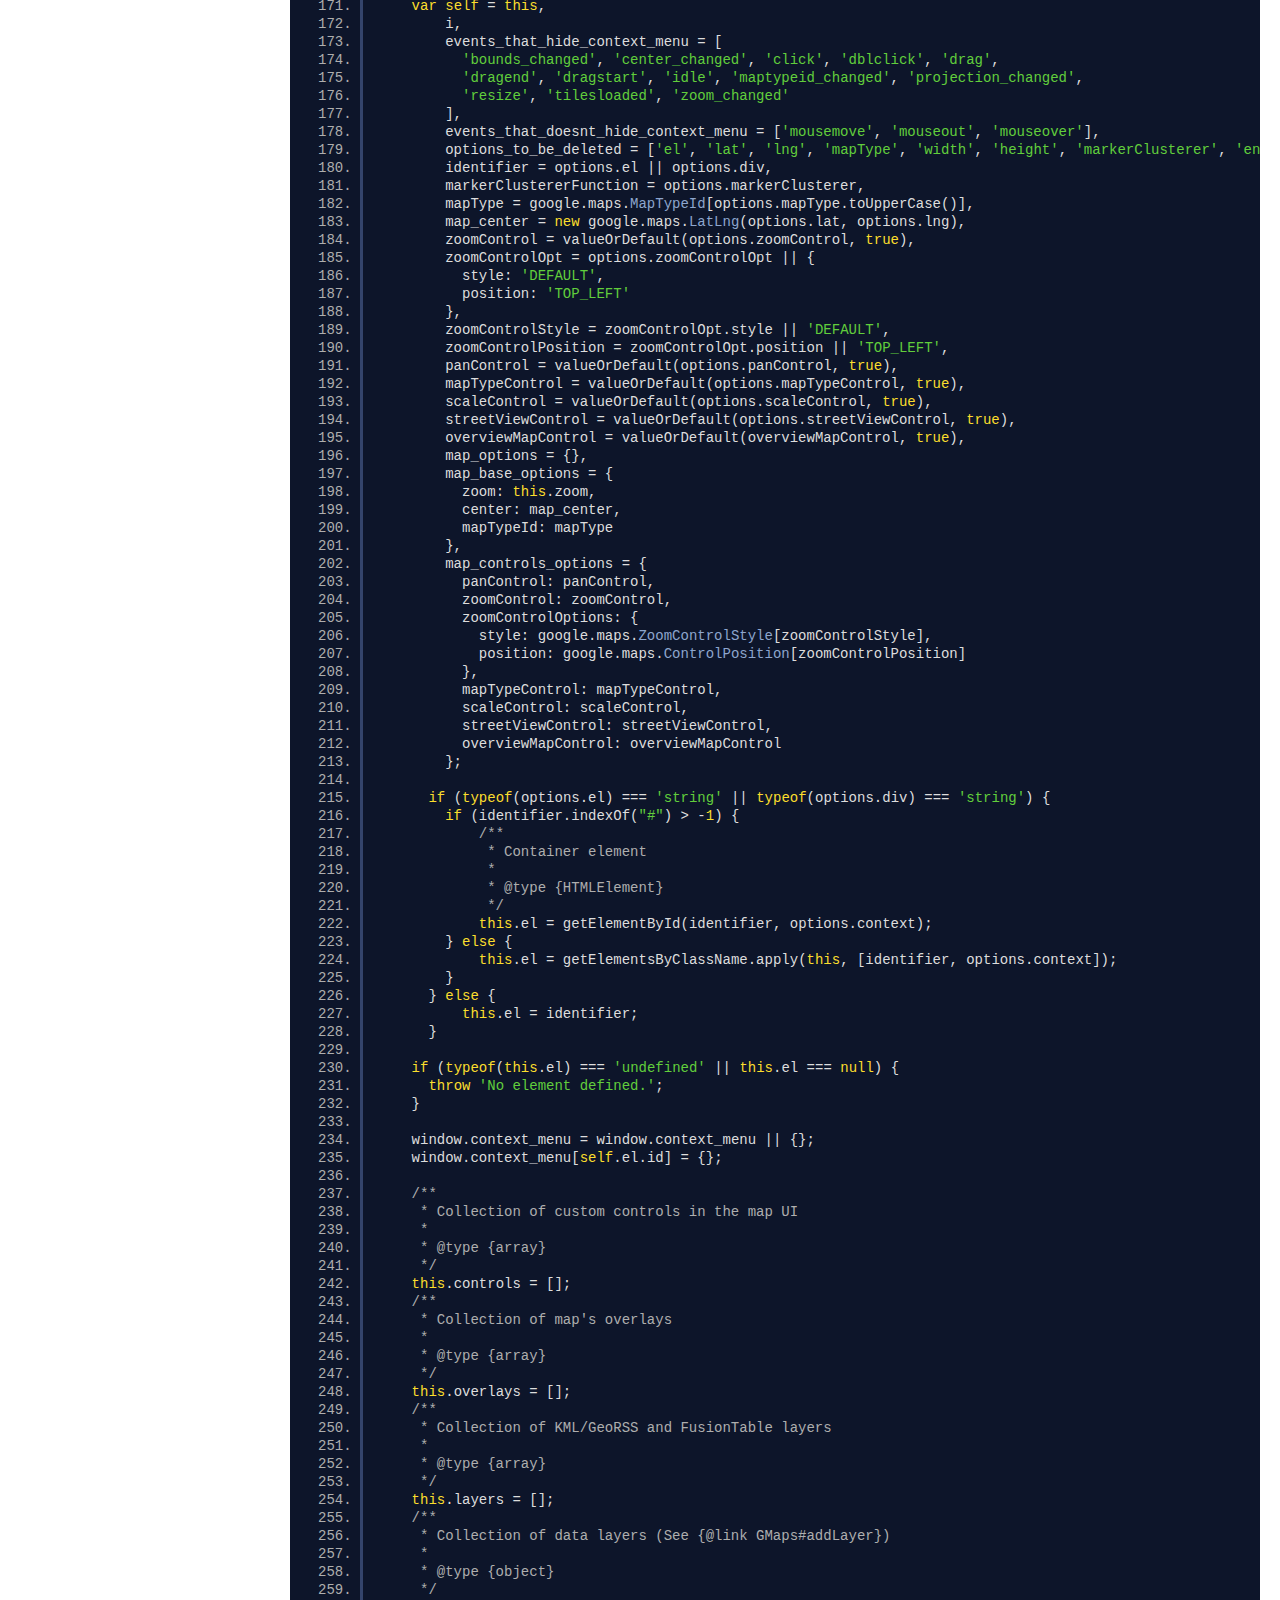
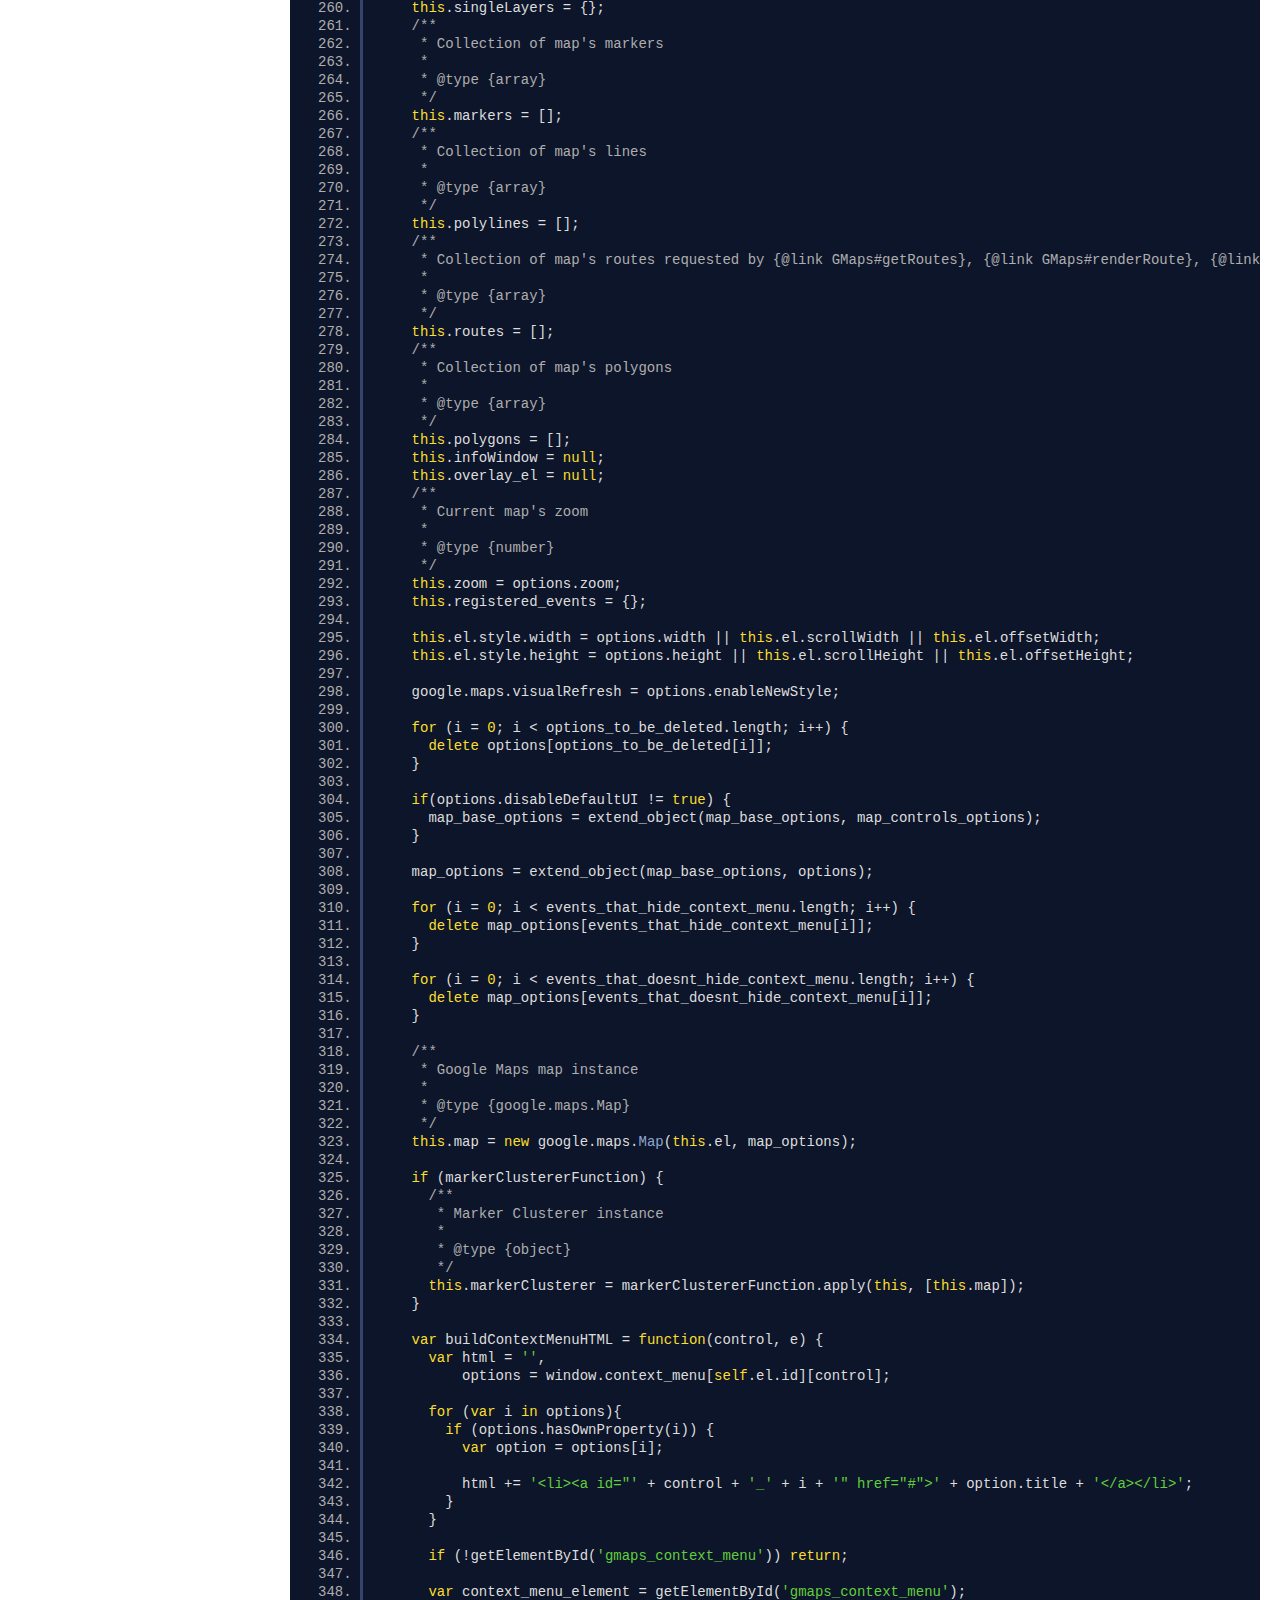
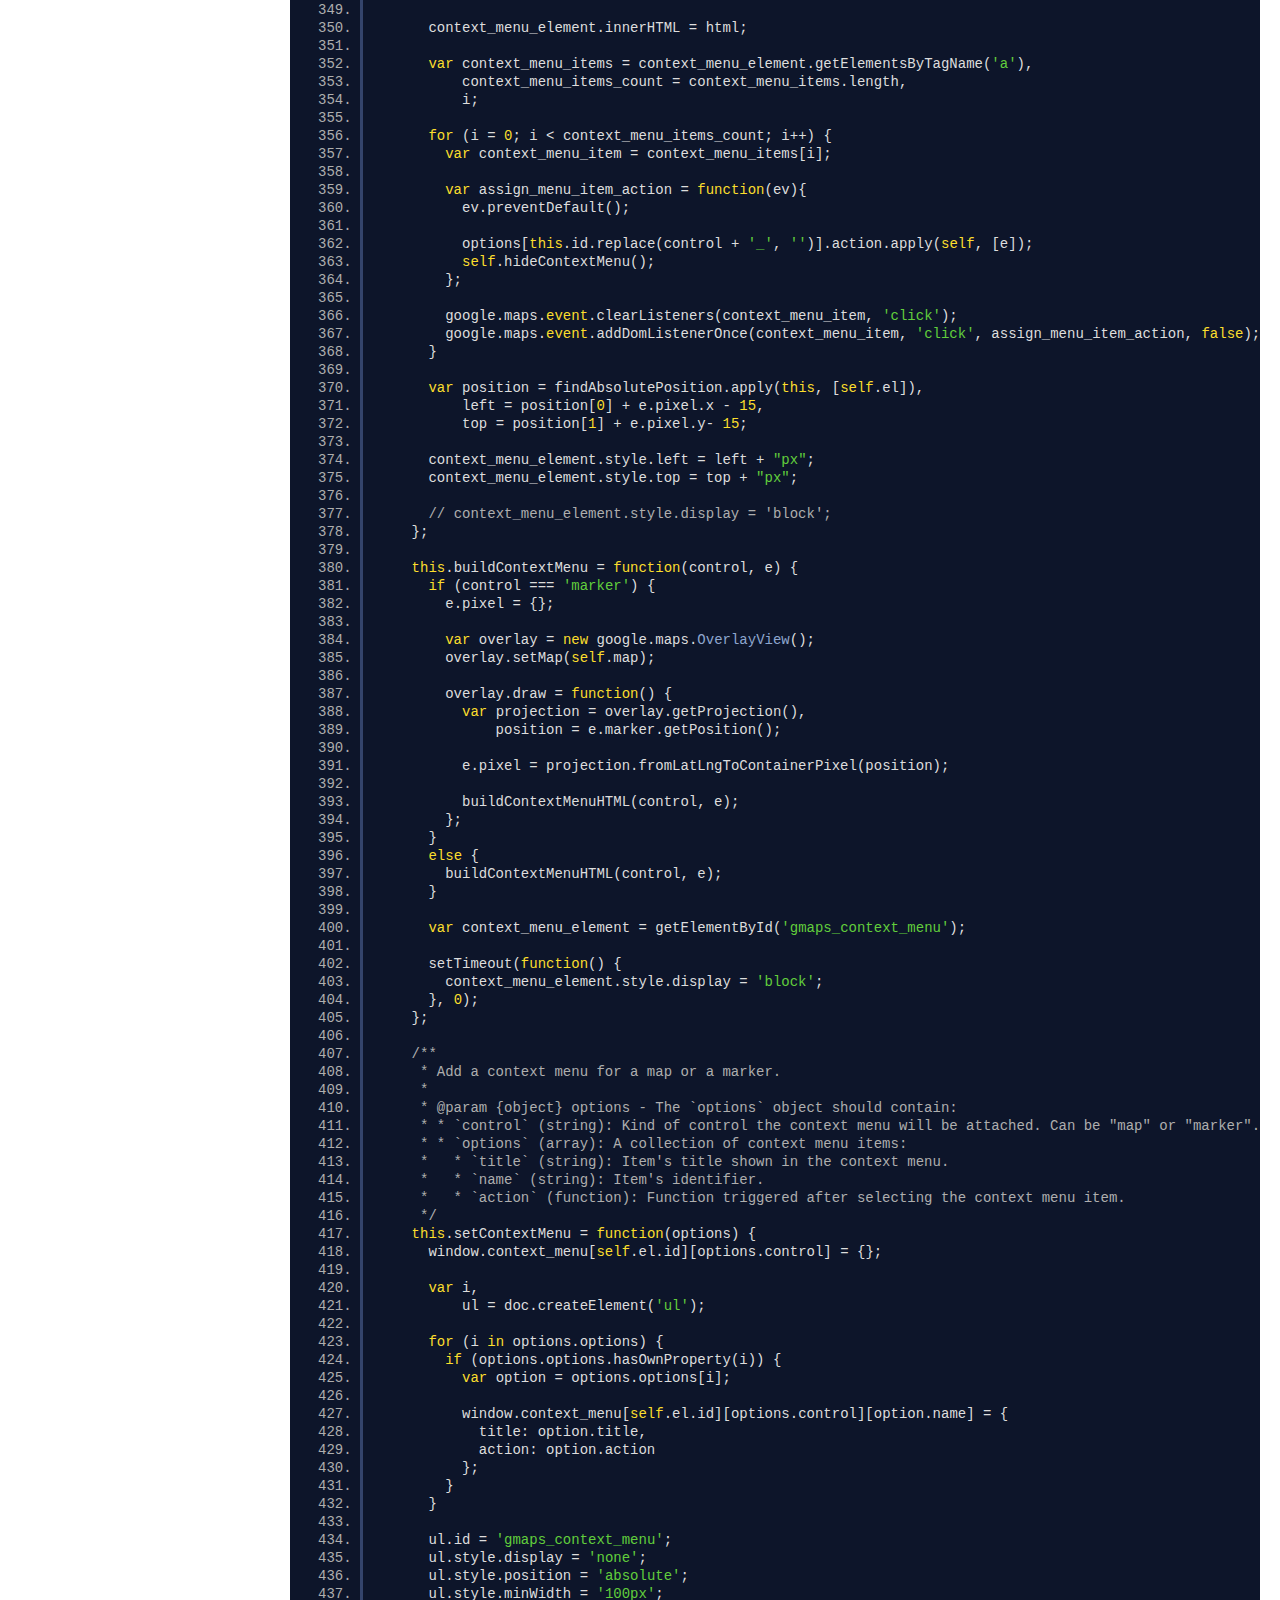
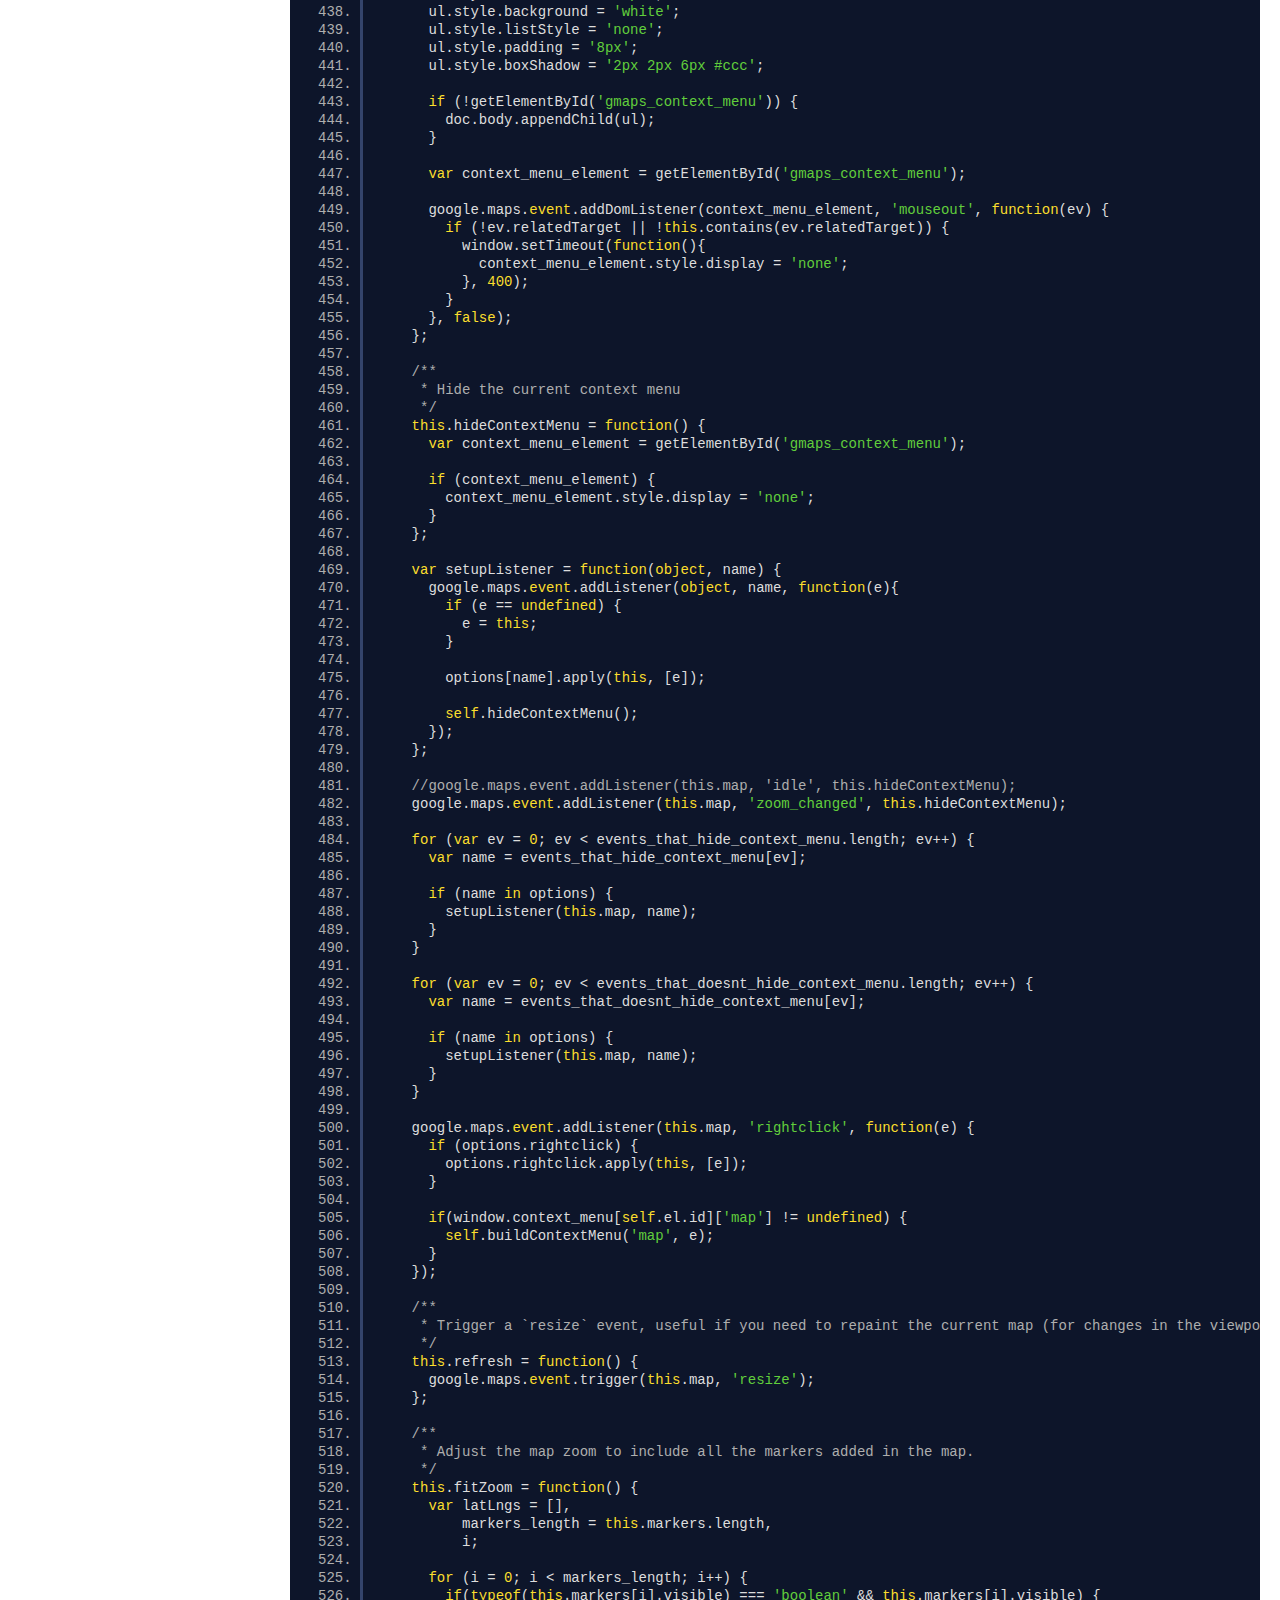
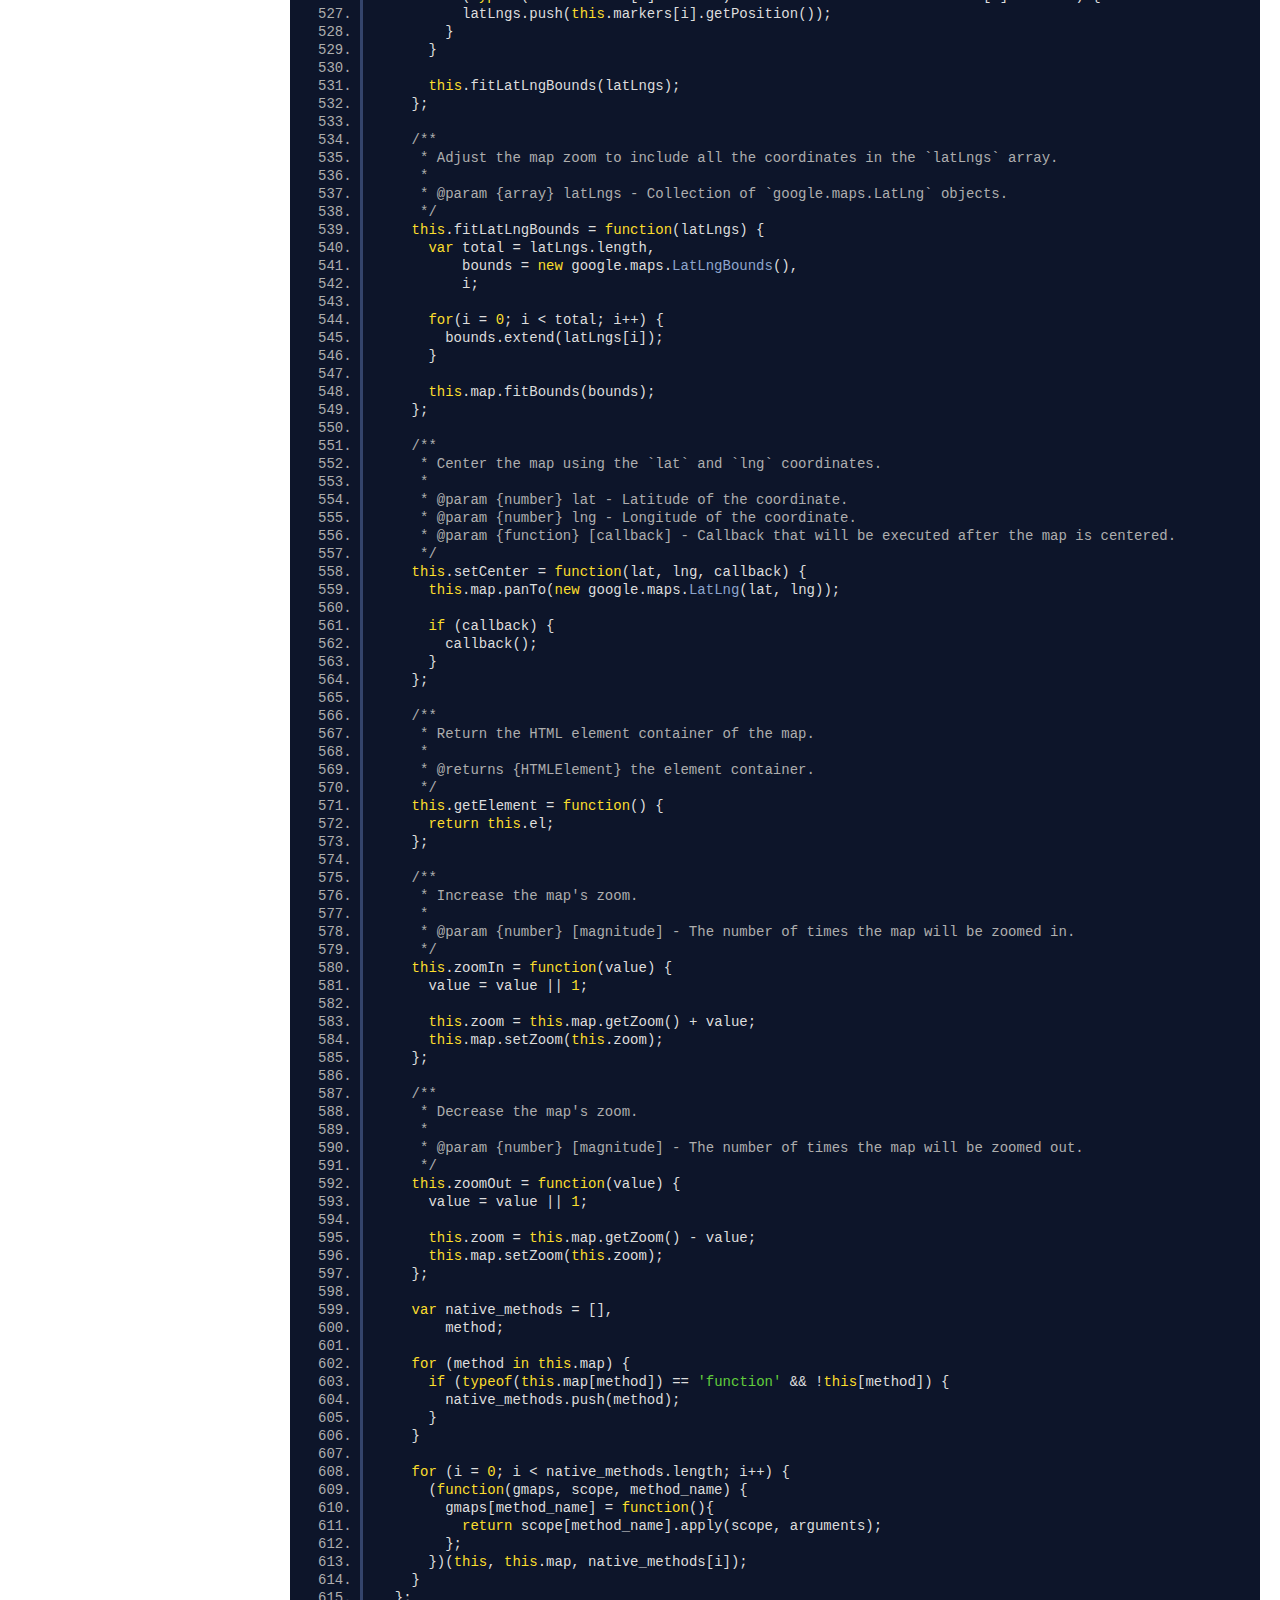
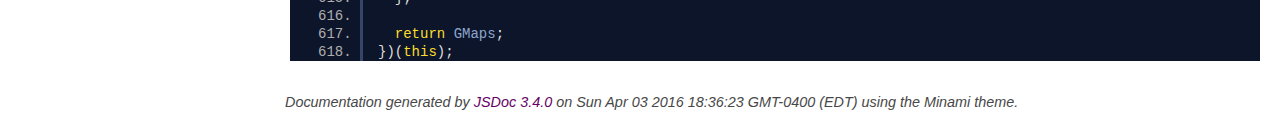
<file: TheWorldCopy/TheWorld/wwwroot/lib/gmaps/docs/gmaps.core.js.html>
<!DOCTYPE html>
<html lang="en">
<head>
    <meta charset="utf-8">
    <title>gmaps.core.js - Documentation</title>

    <script src="scripts/prettify/prettify.js"></script>
    <script src="scripts/prettify/lang-css.js"></script>
    <!--[if lt IE 9]>
      <script src="//html5shiv.googlecode.com/svn/trunk/html5.js"></script>
    <![endif]-->
    <link type="text/css" rel="stylesheet" href="https://code.ionicframework.com/ionicons/2.0.1/css/ionicons.min.css">
    <link type="text/css" rel="stylesheet" href="styles/prettify.css">
    <link type="text/css" rel="stylesheet" href="styles/jsdoc.css">
</head>
<body>

<input type="checkbox" id="nav-trigger" class="nav-trigger" />
<label for="nav-trigger" class="navicon-button x">
  <div class="navicon"></div>
</label>

<label for="nav-trigger" class="overlay"></label>

<nav>
    <h2><a href="index.html">Home</a></h2><h3>Classes</h3><ul><li><a href="GMaps.html">GMaps</a><ul class='methods'><li data-type='method'><a href="GMaps.html#addControl">addControl</a></li><li data-type='method'><a href="GMaps.html#fitLatLngBounds">fitLatLngBounds</a></li><li data-type='method'><a href="GMaps.html#fitZoom">fitZoom</a></li><li data-type='method'><a href="GMaps.html#getElement">getElement</a></li><li data-type='method'><a href="GMaps.html#hideContextMenu">hideContextMenu</a></li><li data-type='method'><a href="GMaps.html#refresh">refresh</a></li><li data-type='method'><a href="GMaps.html#removeControl">removeControl</a></li><li data-type='method'><a href="GMaps.html#setCenter">setCenter</a></li><li data-type='method'><a href="GMaps.html#setContextMenu">setContextMenu</a></li><li data-type='method'><a href="GMaps.html#zoomIn">zoomIn</a></li><li data-type='method'><a href="GMaps.html#zoomOut">zoomOut</a></li></ul></li></ul>
</nav>

<div id="main">
    
    <h1 class="page-title">gmaps.core.js</h1>
    

    



    
    <section>
        <article>
            <pre class="prettyprint source linenums"><code>var extend_object = function(obj, new_obj) {
  var name;

  if (obj === new_obj) {
    return obj;
  }

  for (name in new_obj) {
    if (new_obj[name] !== undefined) {
      obj[name] = new_obj[name];
    }
  }

  return obj;
};

var replace_object = function(obj, replace) {
  var name;

  if (obj === replace) {
    return obj;
  }

  for (name in replace) {
    if (obj[name] != undefined) {
      obj[name] = replace[name];
    }
  }

  return obj;
};

var array_map = function(array, callback) {
  var original_callback_params = Array.prototype.slice.call(arguments, 2),
      array_return = [],
      array_length = array.length,
      i;

  if (Array.prototype.map &amp;&amp; array.map === Array.prototype.map) {
    array_return = Array.prototype.map.call(array, function(item) {
      var callback_params = original_callback_params.slice(0);
      callback_params.splice(0, 0, item);

      return callback.apply(this, callback_params);
    });
  }
  else {
    for (i = 0; i &lt; array_length; i++) {
      callback_params = original_callback_params;
      callback_params.splice(0, 0, array[i]);
      array_return.push(callback.apply(this, callback_params));
    }
  }

  return array_return;
};

var array_flat = function(array) {
  var new_array = [],
      i;

  for (i = 0; i &lt; array.length; i++) {
    new_array = new_array.concat(array[i]);
  }

  return new_array;
};

var coordsToLatLngs = function(coords, useGeoJSON) {
  var first_coord = coords[0],
      second_coord = coords[1];

  if (useGeoJSON) {
    first_coord = coords[1];
    second_coord = coords[0];
  }

  return new google.maps.LatLng(first_coord, second_coord);
};

var arrayToLatLng = function(coords, useGeoJSON) {
  var i;

  for (i = 0; i &lt; coords.length; i++) {
    if (!(coords[i] instanceof google.maps.LatLng)) {
      if (coords[i].length > 0 &amp;&amp; typeof(coords[i][0]) === "object") {
        coords[i] = arrayToLatLng(coords[i], useGeoJSON);
      }
      else {
        coords[i] = coordsToLatLngs(coords[i], useGeoJSON);
      }
    }
  }

  return coords;
};

var getElementsByClassName = function (class_name, context) {
    var element,
        _class = class_name.replace('.', '');

    if ('jQuery' in this &amp;&amp; context) {
        element = $("." + _class, context)[0];
    } else {
        element = document.getElementsByClassName(_class)[0];
    }
    return element;

};

var getElementById = function(id, context) {
  var element,
  id = id.replace('#', '');

  if ('jQuery' in window &amp;&amp; context) {
    element = $('#' + id, context)[0];
  } else {
    element = document.getElementById(id);
  };

  return element;
};

var findAbsolutePosition = function(obj)  {
  var curleft = 0,
      curtop = 0;

  if (obj.offsetParent) {
    do {
      curleft += obj.offsetLeft;
      curtop += obj.offsetTop;
    } while (obj = obj.offsetParent);
  }

  return [curleft, curtop];
};

var GMaps = (function(global) {
  "use strict";

  var doc = document;
  /**
   * Creates a new GMaps instance, including a Google Maps map.
   * @class GMaps
   * @constructs
   * @param {object} options - `options` accepts all the [MapOptions](https://developers.google.com/maps/documentation/javascript/reference#MapOptions) and [events](https://developers.google.com/maps/documentation/javascript/reference#Map) listed in the Google Maps API. Also accepts:
   * * `lat` (number): Latitude of the map's center
   * * `lng` (number): Longitude of the map's center
   * * `el` (string or HTMLElement): container where the map will be rendered
   * * `markerClusterer` (function): A function to create a marker cluster. You can use MarkerClusterer or MarkerClustererPlus.
   */
  var GMaps = function(options) {

    if (!(typeof window.google === 'object' &amp;&amp; window.google.maps)) {
      if (typeof window.console === 'object' &amp;&amp; window.console.error) {
        console.error('Google Maps API is required. Please register the following JavaScript library https://maps.googleapis.com/maps/api/js.');
      }

      return function() {};
    }

    if (!this) return new GMaps(options);

    options.zoom = options.zoom || 15;
    options.mapType = options.mapType || 'roadmap';

    var valueOrDefault = function(value, defaultValue) {
      return value === undefined ? defaultValue : value;
    };

    var self = this,
        i,
        events_that_hide_context_menu = [
          'bounds_changed', 'center_changed', 'click', 'dblclick', 'drag',
          'dragend', 'dragstart', 'idle', 'maptypeid_changed', 'projection_changed',
          'resize', 'tilesloaded', 'zoom_changed'
        ],
        events_that_doesnt_hide_context_menu = ['mousemove', 'mouseout', 'mouseover'],
        options_to_be_deleted = ['el', 'lat', 'lng', 'mapType', 'width', 'height', 'markerClusterer', 'enableNewStyle'],
        identifier = options.el || options.div,
        markerClustererFunction = options.markerClusterer,
        mapType = google.maps.MapTypeId[options.mapType.toUpperCase()],
        map_center = new google.maps.LatLng(options.lat, options.lng),
        zoomControl = valueOrDefault(options.zoomControl, true),
        zoomControlOpt = options.zoomControlOpt || {
          style: 'DEFAULT',
          position: 'TOP_LEFT'
        },
        zoomControlStyle = zoomControlOpt.style || 'DEFAULT',
        zoomControlPosition = zoomControlOpt.position || 'TOP_LEFT',
        panControl = valueOrDefault(options.panControl, true),
        mapTypeControl = valueOrDefault(options.mapTypeControl, true),
        scaleControl = valueOrDefault(options.scaleControl, true),
        streetViewControl = valueOrDefault(options.streetViewControl, true),
        overviewMapControl = valueOrDefault(overviewMapControl, true),
        map_options = {},
        map_base_options = {
          zoom: this.zoom,
          center: map_center,
          mapTypeId: mapType
        },
        map_controls_options = {
          panControl: panControl,
          zoomControl: zoomControl,
          zoomControlOptions: {
            style: google.maps.ZoomControlStyle[zoomControlStyle],
            position: google.maps.ControlPosition[zoomControlPosition]
          },
          mapTypeControl: mapTypeControl,
          scaleControl: scaleControl,
          streetViewControl: streetViewControl,
          overviewMapControl: overviewMapControl
        };

      if (typeof(options.el) === 'string' || typeof(options.div) === 'string') {
        if (identifier.indexOf("#") > -1) {
            /**
             * Container element
             *
             * @type {HTMLElement}
             */
            this.el = getElementById(identifier, options.context);
        } else {
            this.el = getElementsByClassName.apply(this, [identifier, options.context]);
        }
      } else {
          this.el = identifier;
      }

    if (typeof(this.el) === 'undefined' || this.el === null) {
      throw 'No element defined.';
    }

    window.context_menu = window.context_menu || {};
    window.context_menu[self.el.id] = {};

    /**
     * Collection of custom controls in the map UI
     *
     * @type {array}
     */
    this.controls = [];
    /**
     * Collection of map's overlays
     *
     * @type {array}
     */
    this.overlays = [];
    /**
     * Collection of KML/GeoRSS and FusionTable layers
     *
     * @type {array}
     */
    this.layers = [];
    /**
     * Collection of data layers (See {@link GMaps#addLayer})
     *
     * @type {object}
     */
    this.singleLayers = {};
    /**
     * Collection of map's markers
     *
     * @type {array}
     */
    this.markers = [];
    /**
     * Collection of map's lines
     *
     * @type {array}
     */
    this.polylines = [];
    /**
     * Collection of map's routes requested by {@link GMaps#getRoutes}, {@link GMaps#renderRoute}, {@link GMaps#drawRoute}, {@link GMaps#travelRoute} or {@link GMaps#drawSteppedRoute}
     *
     * @type {array}
     */
    this.routes = [];
    /**
     * Collection of map's polygons
     *
     * @type {array}
     */
    this.polygons = [];
    this.infoWindow = null;
    this.overlay_el = null;
    /**
     * Current map's zoom
     *
     * @type {number}
     */
    this.zoom = options.zoom;
    this.registered_events = {};

    this.el.style.width = options.width || this.el.scrollWidth || this.el.offsetWidth;
    this.el.style.height = options.height || this.el.scrollHeight || this.el.offsetHeight;

    google.maps.visualRefresh = options.enableNewStyle;

    for (i = 0; i &lt; options_to_be_deleted.length; i++) {
      delete options[options_to_be_deleted[i]];
    }

    if(options.disableDefaultUI != true) {
      map_base_options = extend_object(map_base_options, map_controls_options);
    }

    map_options = extend_object(map_base_options, options);

    for (i = 0; i &lt; events_that_hide_context_menu.length; i++) {
      delete map_options[events_that_hide_context_menu[i]];
    }

    for (i = 0; i &lt; events_that_doesnt_hide_context_menu.length; i++) {
      delete map_options[events_that_doesnt_hide_context_menu[i]];
    }

    /**
     * Google Maps map instance
     *
     * @type {google.maps.Map}
     */
    this.map = new google.maps.Map(this.el, map_options);

    if (markerClustererFunction) {
      /**
       * Marker Clusterer instance
       *
       * @type {object}
       */
      this.markerClusterer = markerClustererFunction.apply(this, [this.map]);
    }

    var buildContextMenuHTML = function(control, e) {
      var html = '',
          options = window.context_menu[self.el.id][control];

      for (var i in options){
        if (options.hasOwnProperty(i)) {
          var option = options[i];

          html += '&lt;li>&lt;a id="' + control + '_' + i + '" href="#">' + option.title + '&lt;/a>&lt;/li>';
        }
      }

      if (!getElementById('gmaps_context_menu')) return;

      var context_menu_element = getElementById('gmaps_context_menu');

      context_menu_element.innerHTML = html;

      var context_menu_items = context_menu_element.getElementsByTagName('a'),
          context_menu_items_count = context_menu_items.length,
          i;

      for (i = 0; i &lt; context_menu_items_count; i++) {
        var context_menu_item = context_menu_items[i];

        var assign_menu_item_action = function(ev){
          ev.preventDefault();

          options[this.id.replace(control + '_', '')].action.apply(self, [e]);
          self.hideContextMenu();
        };

        google.maps.event.clearListeners(context_menu_item, 'click');
        google.maps.event.addDomListenerOnce(context_menu_item, 'click', assign_menu_item_action, false);
      }

      var position = findAbsolutePosition.apply(this, [self.el]),
          left = position[0] + e.pixel.x - 15,
          top = position[1] + e.pixel.y- 15;

      context_menu_element.style.left = left + "px";
      context_menu_element.style.top = top + "px";

      // context_menu_element.style.display = 'block';
    };

    this.buildContextMenu = function(control, e) {
      if (control === 'marker') {
        e.pixel = {};

        var overlay = new google.maps.OverlayView();
        overlay.setMap(self.map);

        overlay.draw = function() {
          var projection = overlay.getProjection(),
              position = e.marker.getPosition();

          e.pixel = projection.fromLatLngToContainerPixel(position);

          buildContextMenuHTML(control, e);
        };
      }
      else {
        buildContextMenuHTML(control, e);
      }

      var context_menu_element = getElementById('gmaps_context_menu');

      setTimeout(function() {
        context_menu_element.style.display = 'block';
      }, 0);
    };

    /**
     * Add a context menu for a map or a marker.
     *
     * @param {object} options - The `options` object should contain:
     * * `control` (string): Kind of control the context menu will be attached. Can be "map" or "marker".
     * * `options` (array): A collection of context menu items:
     *   * `title` (string): Item's title shown in the context menu.
     *   * `name` (string): Item's identifier.
     *   * `action` (function): Function triggered after selecting the context menu item.
     */
    this.setContextMenu = function(options) {
      window.context_menu[self.el.id][options.control] = {};

      var i,
          ul = doc.createElement('ul');

      for (i in options.options) {
        if (options.options.hasOwnProperty(i)) {
          var option = options.options[i];

          window.context_menu[self.el.id][options.control][option.name] = {
            title: option.title,
            action: option.action
          };
        }
      }

      ul.id = 'gmaps_context_menu';
      ul.style.display = 'none';
      ul.style.position = 'absolute';
      ul.style.minWidth = '100px';
      ul.style.background = 'white';
      ul.style.listStyle = 'none';
      ul.style.padding = '8px';
      ul.style.boxShadow = '2px 2px 6px #ccc';

      if (!getElementById('gmaps_context_menu')) {
        doc.body.appendChild(ul);
      }

      var context_menu_element = getElementById('gmaps_context_menu');

      google.maps.event.addDomListener(context_menu_element, 'mouseout', function(ev) {
        if (!ev.relatedTarget || !this.contains(ev.relatedTarget)) {
          window.setTimeout(function(){
            context_menu_element.style.display = 'none';
          }, 400);
        }
      }, false);
    };

    /**
     * Hide the current context menu
     */
    this.hideContextMenu = function() {
      var context_menu_element = getElementById('gmaps_context_menu');

      if (context_menu_element) {
        context_menu_element.style.display = 'none';
      }
    };

    var setupListener = function(object, name) {
      google.maps.event.addListener(object, name, function(e){
        if (e == undefined) {
          e = this;
        }

        options[name].apply(this, [e]);

        self.hideContextMenu();
      });
    };

    //google.maps.event.addListener(this.map, 'idle', this.hideContextMenu);
    google.maps.event.addListener(this.map, 'zoom_changed', this.hideContextMenu);

    for (var ev = 0; ev &lt; events_that_hide_context_menu.length; ev++) {
      var name = events_that_hide_context_menu[ev];

      if (name in options) {
        setupListener(this.map, name);
      }
    }

    for (var ev = 0; ev &lt; events_that_doesnt_hide_context_menu.length; ev++) {
      var name = events_that_doesnt_hide_context_menu[ev];

      if (name in options) {
        setupListener(this.map, name);
      }
    }

    google.maps.event.addListener(this.map, 'rightclick', function(e) {
      if (options.rightclick) {
        options.rightclick.apply(this, [e]);
      }

      if(window.context_menu[self.el.id]['map'] != undefined) {
        self.buildContextMenu('map', e);
      }
    });

    /**
     * Trigger a `resize` event, useful if you need to repaint the current map (for changes in the viewport or display / hide actions).
     */
    this.refresh = function() {
      google.maps.event.trigger(this.map, 'resize');
    };

    /**
     * Adjust the map zoom to include all the markers added in the map.
     */
    this.fitZoom = function() {
      var latLngs = [],
          markers_length = this.markers.length,
          i;

      for (i = 0; i &lt; markers_length; i++) {
        if(typeof(this.markers[i].visible) === 'boolean' &amp;&amp; this.markers[i].visible) {
          latLngs.push(this.markers[i].getPosition());
        }
      }

      this.fitLatLngBounds(latLngs);
    };

    /**
     * Adjust the map zoom to include all the coordinates in the `latLngs` array.
     *
     * @param {array} latLngs - Collection of `google.maps.LatLng` objects.
     */
    this.fitLatLngBounds = function(latLngs) {
      var total = latLngs.length,
          bounds = new google.maps.LatLngBounds(),
          i;

      for(i = 0; i &lt; total; i++) {
        bounds.extend(latLngs[i]);
      }

      this.map.fitBounds(bounds);
    };

    /**
     * Center the map using the `lat` and `lng` coordinates.
     *
     * @param {number} lat - Latitude of the coordinate.
     * @param {number} lng - Longitude of the coordinate.
     * @param {function} [callback] - Callback that will be executed after the map is centered.
     */
    this.setCenter = function(lat, lng, callback) {
      this.map.panTo(new google.maps.LatLng(lat, lng));

      if (callback) {
        callback();
      }
    };

    /**
     * Return the HTML element container of the map.
     *
     * @returns {HTMLElement} the element container.
     */
    this.getElement = function() {
      return this.el;
    };

    /**
     * Increase the map's zoom.
     *
     * @param {number} [magnitude] - The number of times the map will be zoomed in.
     */
    this.zoomIn = function(value) {
      value = value || 1;

      this.zoom = this.map.getZoom() + value;
      this.map.setZoom(this.zoom);
    };

    /**
     * Decrease the map's zoom.
     *
     * @param {number} [magnitude] - The number of times the map will be zoomed out.
     */
    this.zoomOut = function(value) {
      value = value || 1;

      this.zoom = this.map.getZoom() - value;
      this.map.setZoom(this.zoom);
    };

    var native_methods = [],
        method;

    for (method in this.map) {
      if (typeof(this.map[method]) == 'function' &amp;&amp; !this[method]) {
        native_methods.push(method);
      }
    }

    for (i = 0; i &lt; native_methods.length; i++) {
      (function(gmaps, scope, method_name) {
        gmaps[method_name] = function(){
          return scope[method_name].apply(scope, arguments);
        };
      })(this, this.map, native_methods[i]);
    }
  };

  return GMaps;
})(this);
</code></pre>
        </article>
    </section>




</div>

<br class="clear">

<footer>
    Documentation generated by <a href="https://github.com/jsdoc3/jsdoc">JSDoc 3.4.0</a> on Sun Apr 03 2016 18:36:23 GMT-0400 (EDT) using the Minami theme.
</footer>

<script>prettyPrint();</script>
<script src="scripts/linenumber.js"></script>
</body>
</html>
</file>
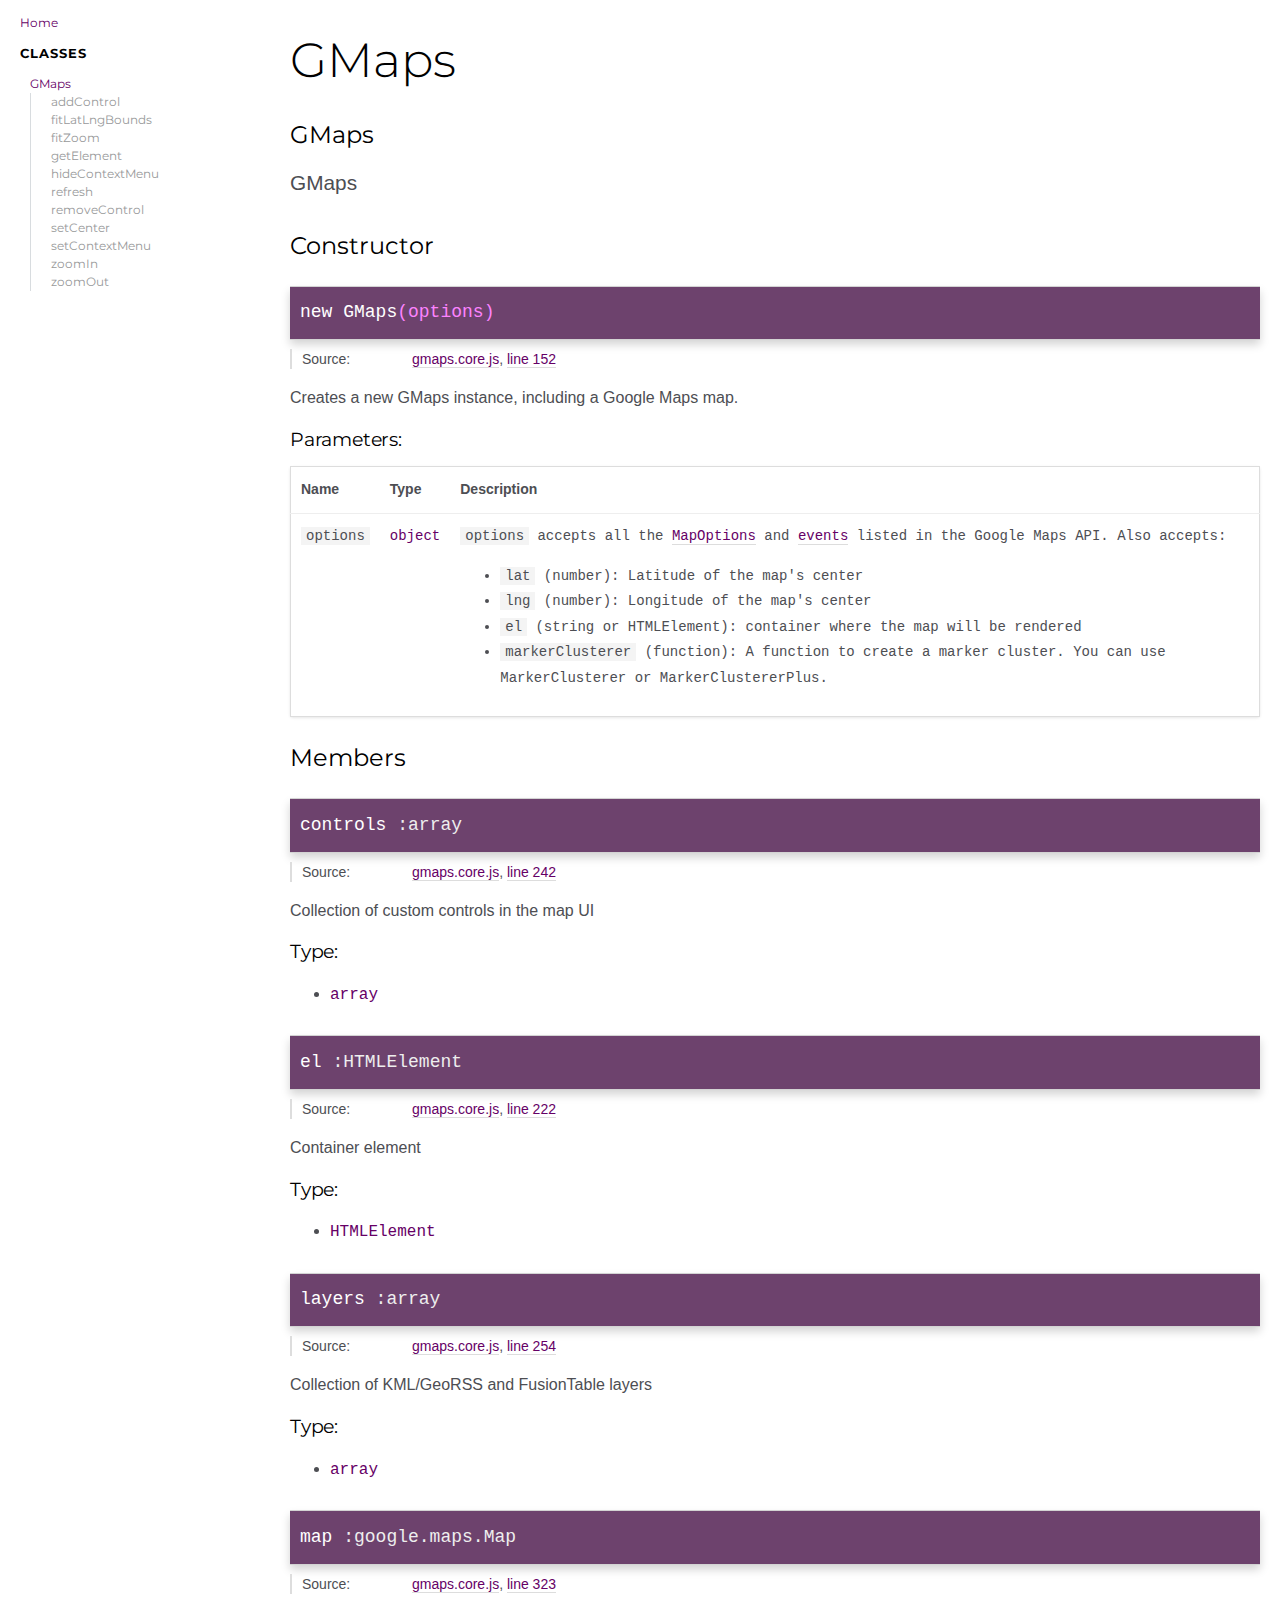
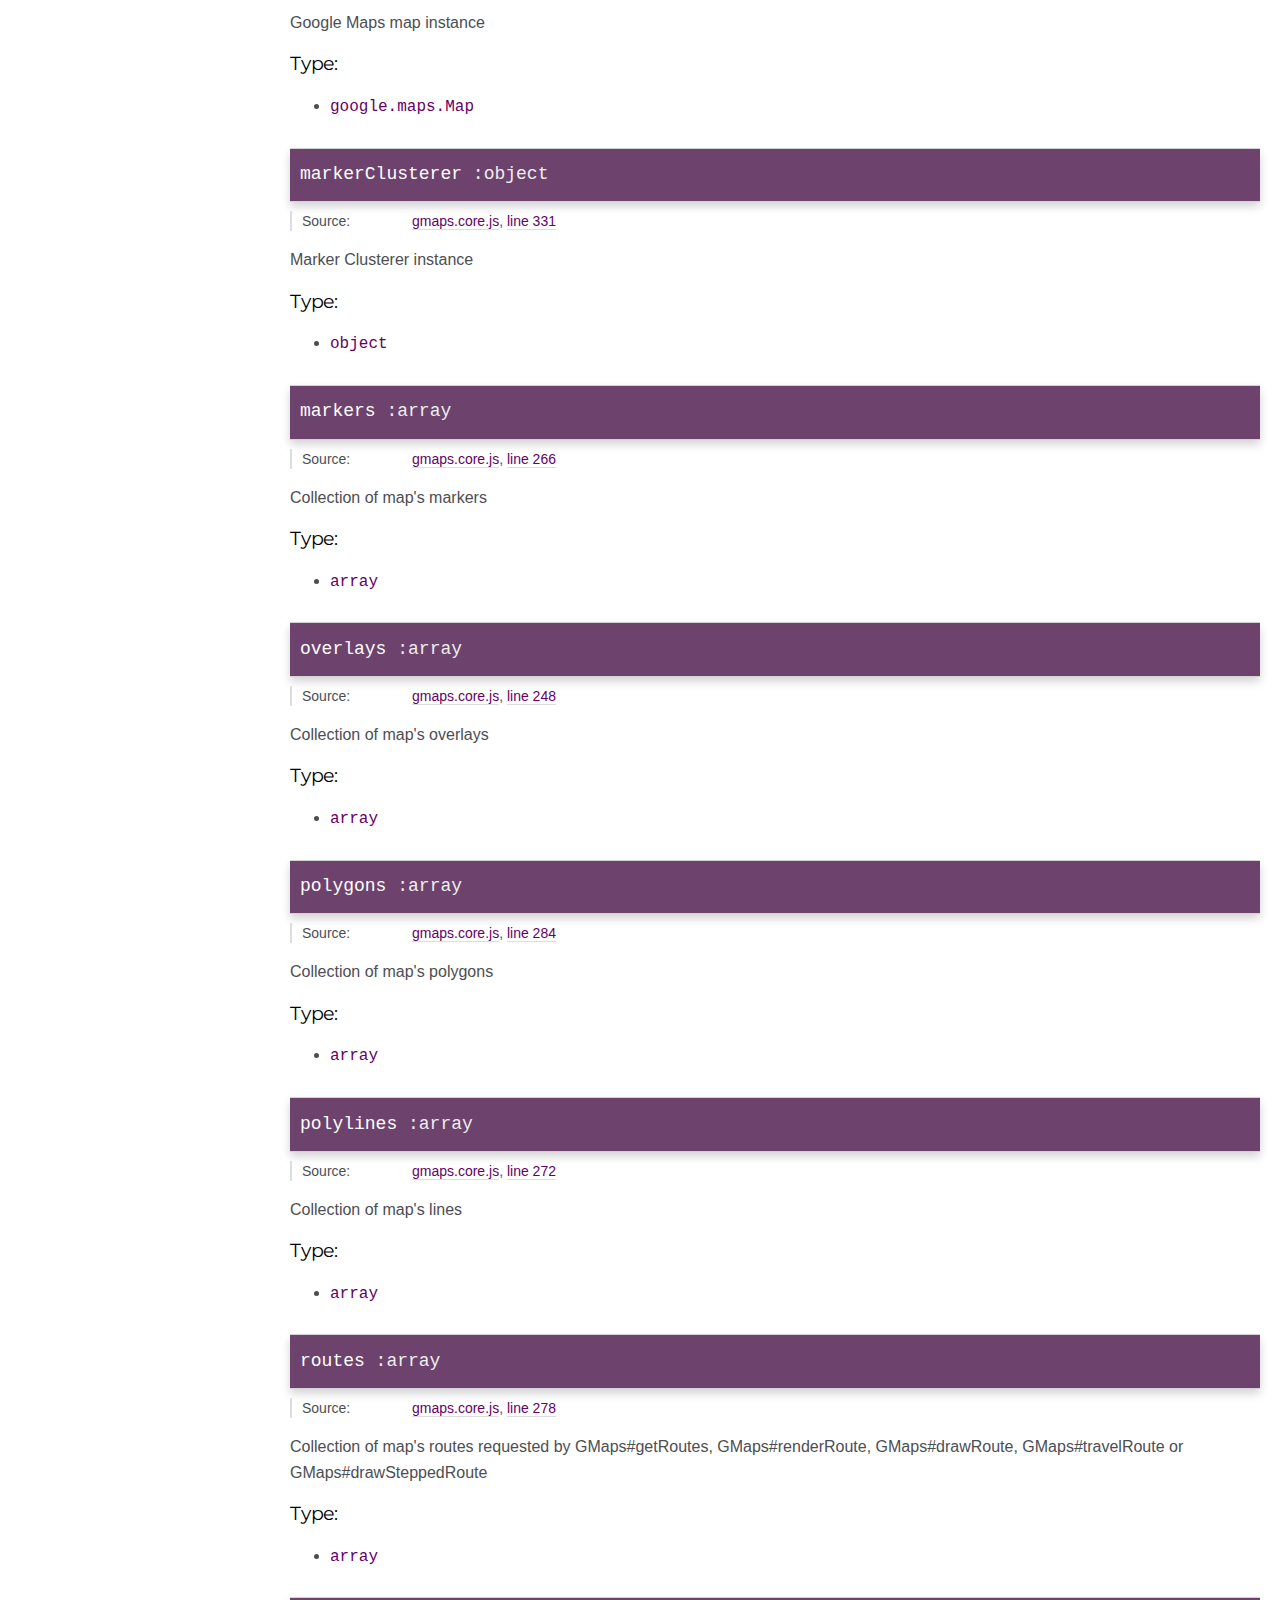
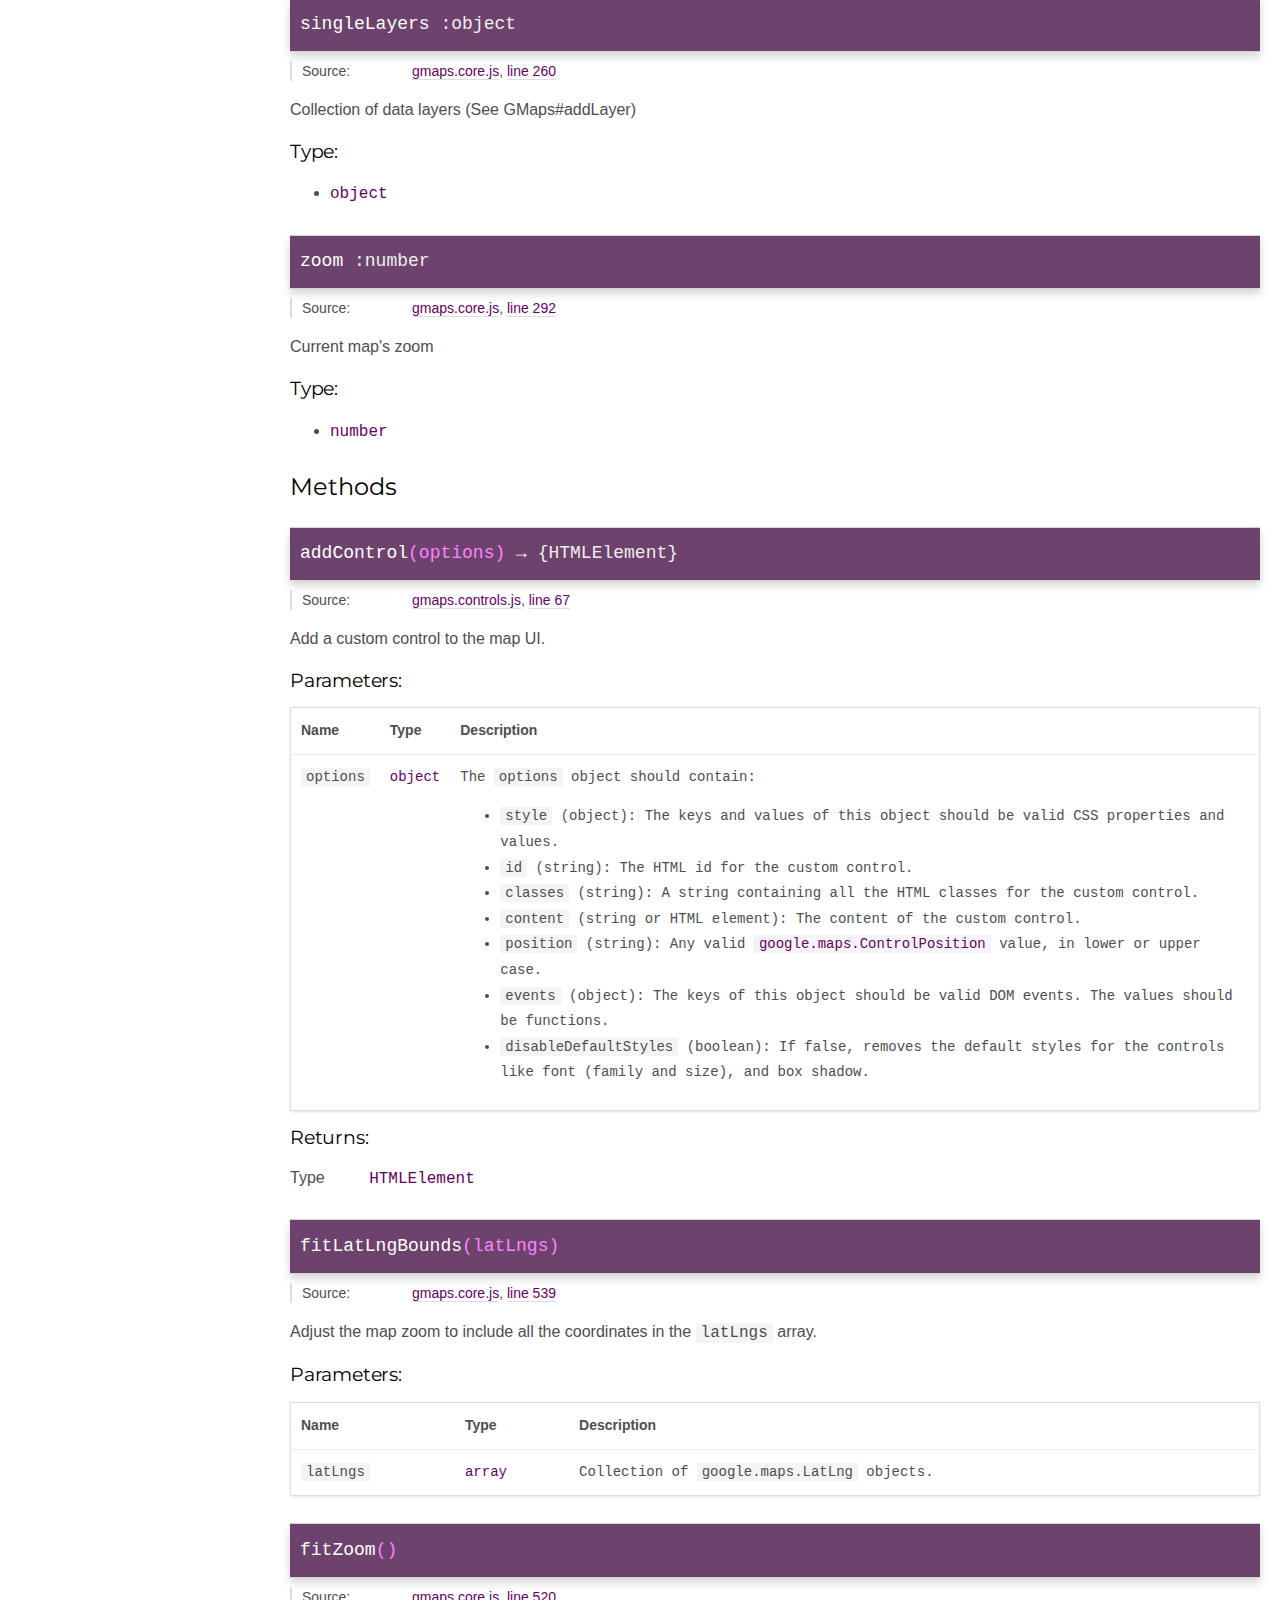
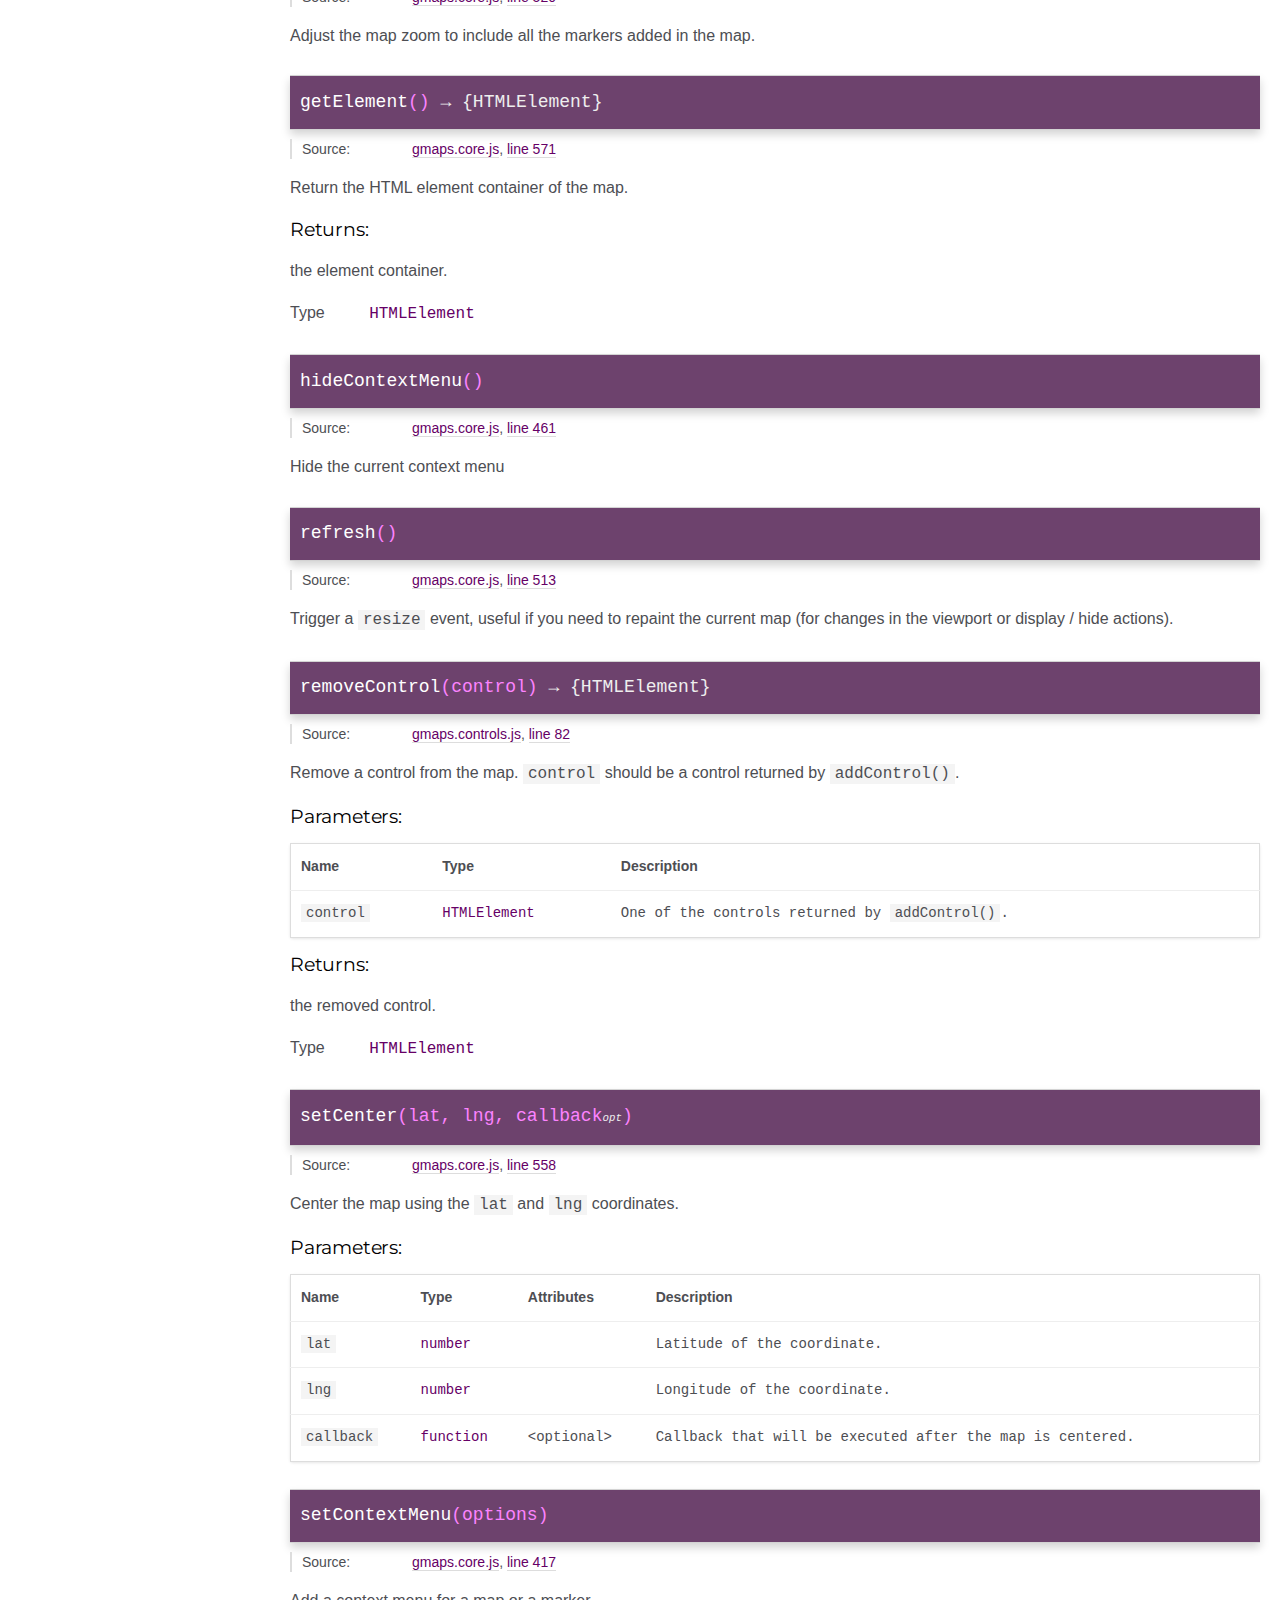
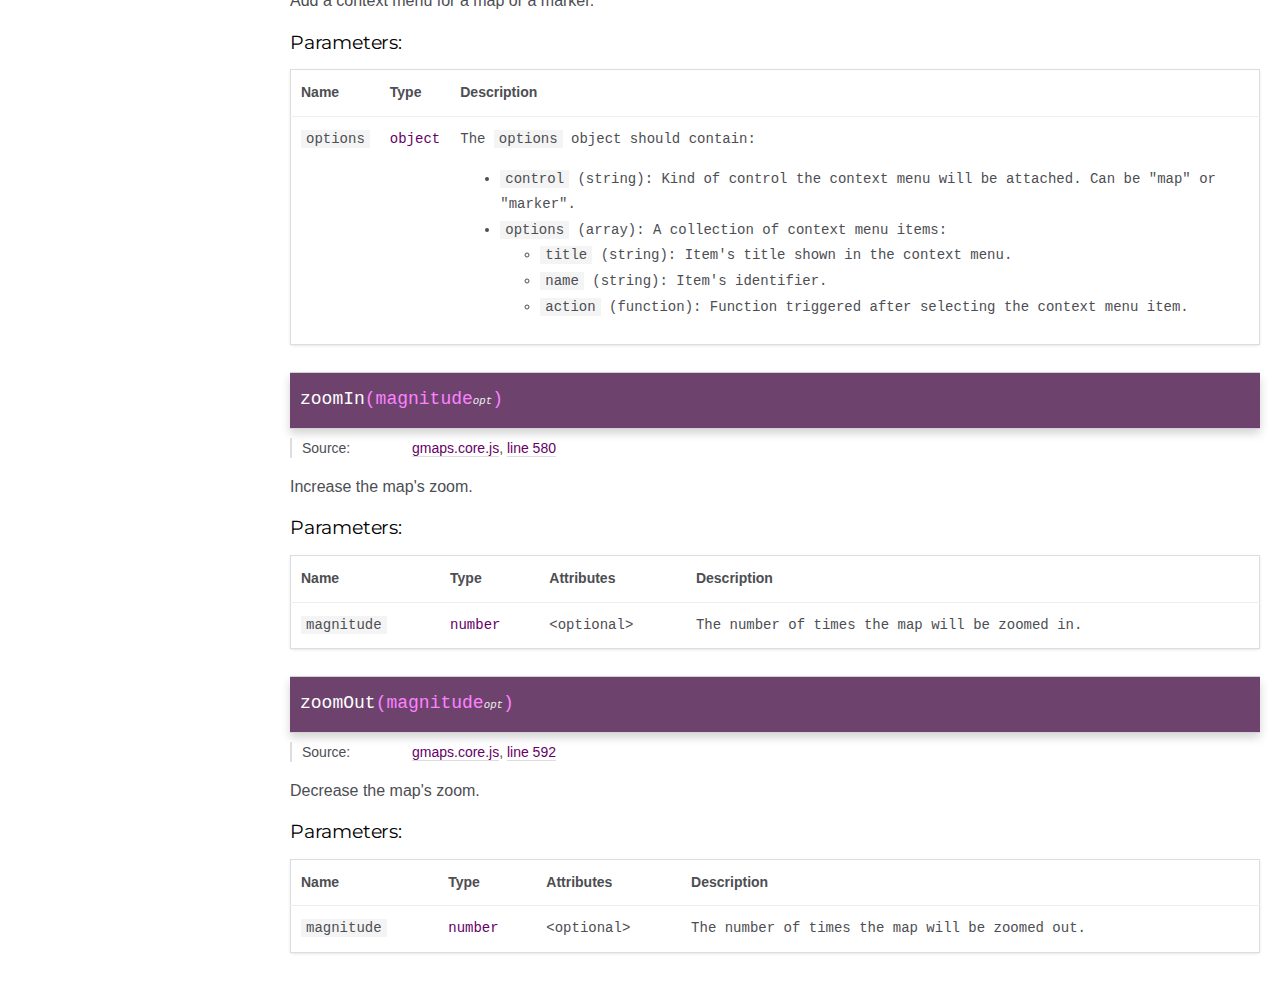
<file: TheWorldCopy/TheWorld/wwwroot/lib/gmaps/docs/GMaps.html>
<!DOCTYPE html>
<html lang="en">
<head>
    <meta charset="utf-8">
    <title>GMaps - Documentation</title>

    <script src="scripts/prettify/prettify.js"></script>
    <script src="scripts/prettify/lang-css.js"></script>
    <!--[if lt IE 9]>
      <script src="//html5shiv.googlecode.com/svn/trunk/html5.js"></script>
    <![endif]-->
    <link type="text/css" rel="stylesheet" href="https://code.ionicframework.com/ionicons/2.0.1/css/ionicons.min.css">
    <link type="text/css" rel="stylesheet" href="styles/prettify.css">
    <link type="text/css" rel="stylesheet" href="styles/jsdoc.css">
</head>
<body>

<input type="checkbox" id="nav-trigger" class="nav-trigger" />
<label for="nav-trigger" class="navicon-button x">
  <div class="navicon"></div>
</label>

<label for="nav-trigger" class="overlay"></label>

<nav>
    <h2><a href="index.html">Home</a></h2><h3>Classes</h3><ul><li><a href="GMaps.html">GMaps</a><ul class='methods'><li data-type='method'><a href="GMaps.html#addControl">addControl</a></li><li data-type='method'><a href="GMaps.html#fitLatLngBounds">fitLatLngBounds</a></li><li data-type='method'><a href="GMaps.html#fitZoom">fitZoom</a></li><li data-type='method'><a href="GMaps.html#getElement">getElement</a></li><li data-type='method'><a href="GMaps.html#hideContextMenu">hideContextMenu</a></li><li data-type='method'><a href="GMaps.html#refresh">refresh</a></li><li data-type='method'><a href="GMaps.html#removeControl">removeControl</a></li><li data-type='method'><a href="GMaps.html#setCenter">setCenter</a></li><li data-type='method'><a href="GMaps.html#setContextMenu">setContextMenu</a></li><li data-type='method'><a href="GMaps.html#zoomIn">zoomIn</a></li><li data-type='method'><a href="GMaps.html#zoomOut">zoomOut</a></li></ul></li></ul>
</nav>

<div id="main">
    
    <h1 class="page-title">GMaps</h1>
    

    




<section>

<header>
    
        <h2>
        GMaps
        </h2>
        
            <div class="class-description"><p>GMaps</p></div>
        
    
</header>

<article>
    <div class="container-overview">
    
        

    
    <h2>Constructor</h2>
    

    <h4 class="name" id="GMaps"><span class="type-signature"></span>new GMaps<span class="signature">(options)</span><span class="type-signature"></span></h4>

    




<dl class="details">

    
    <dt class="tag-source">Source:</dt>
    <dd class="tag-source"><ul class="dummy"><li>
        <a href="gmaps.core.js.html">gmaps.core.js</a>, <a href="gmaps.core.js.html#line152">line 152</a>
    </li></ul></dd>
    

    

    

    

    

    

    

    

    

    

    

    

    

    

    

    
</dl>





<div class="description">
    <p>Creates a new GMaps instance, including a Google Maps map.</p>
</div>











    <h5>Parameters:</h5>
    

<table class="params">
    <thead>
    <tr>
        
        <th>Name</th>
        

        <th>Type</th>

        

        

        <th class="last">Description</th>
    </tr>
    </thead>

    <tbody>
    

        <tr>
            
                <td class="name"><code>options</code></td>
            

            <td class="type">
            
                
<span class="param-type">object</span>


            
            </td>

            

            

            <td class="description last"><p><code>options</code> accepts all the <a href="https://developers.google.com/maps/documentation/javascript/reference#MapOptions">MapOptions</a> and <a href="https://developers.google.com/maps/documentation/javascript/reference#Map">events</a> listed in the Google Maps API. Also accepts:</p>
<ul>
<li><code>lat</code> (number): Latitude of the map's center</li>
<li><code>lng</code> (number): Longitude of the map's center</li>
<li><code>el</code> (string or HTMLElement): container where the map will be rendered</li>
<li><code>markerClusterer</code> (function): A function to create a marker cluster. You can use MarkerClusterer or MarkerClustererPlus.</li>
</ul></td>
        </tr>

    
    </tbody>
</table>
















    
    </div>

    

    

    

     

    

    
        <h3 class="subsection-title">Members</h3>

        
            
<h4 class="name" id="controls"><span class="type-signature"></span>controls<span class="type-signature"> :array</span></h4>





<dl class="details">

    
    <dt class="tag-source">Source:</dt>
    <dd class="tag-source"><ul class="dummy"><li>
        <a href="gmaps.core.js.html">gmaps.core.js</a>, <a href="gmaps.core.js.html#line242">line 242</a>
    </li></ul></dd>
    

    

    

    

    

    

    

    

    

    

    

    

    

    

    

    
</dl>





<div class="description">
    <p>Collection of custom controls in the map UI</p>
</div>



    <h5>Type:</h5>
    <ul>
        <li>
            
<span class="param-type">array</span>


        </li>
    </ul>






        
            
<h4 class="name" id="el"><span class="type-signature"></span>el<span class="type-signature"> :HTMLElement</span></h4>





<dl class="details">

    
    <dt class="tag-source">Source:</dt>
    <dd class="tag-source"><ul class="dummy"><li>
        <a href="gmaps.core.js.html">gmaps.core.js</a>, <a href="gmaps.core.js.html#line222">line 222</a>
    </li></ul></dd>
    

    

    

    

    

    

    

    

    

    

    

    

    

    

    

    
</dl>





<div class="description">
    <p>Container element</p>
</div>



    <h5>Type:</h5>
    <ul>
        <li>
            
<span class="param-type">HTMLElement</span>


        </li>
    </ul>






        
            
<h4 class="name" id="layers"><span class="type-signature"></span>layers<span class="type-signature"> :array</span></h4>





<dl class="details">

    
    <dt class="tag-source">Source:</dt>
    <dd class="tag-source"><ul class="dummy"><li>
        <a href="gmaps.core.js.html">gmaps.core.js</a>, <a href="gmaps.core.js.html#line254">line 254</a>
    </li></ul></dd>
    

    

    

    

    

    

    

    

    

    

    

    

    

    

    

    
</dl>





<div class="description">
    <p>Collection of KML/GeoRSS and FusionTable layers</p>
</div>



    <h5>Type:</h5>
    <ul>
        <li>
            
<span class="param-type">array</span>


        </li>
    </ul>






        
            
<h4 class="name" id="map"><span class="type-signature"></span>map<span class="type-signature"> :google.maps.Map</span></h4>





<dl class="details">

    
    <dt class="tag-source">Source:</dt>
    <dd class="tag-source"><ul class="dummy"><li>
        <a href="gmaps.core.js.html">gmaps.core.js</a>, <a href="gmaps.core.js.html#line323">line 323</a>
    </li></ul></dd>
    

    

    

    

    

    

    

    

    

    

    

    

    

    

    

    
</dl>





<div class="description">
    <p>Google Maps map instance</p>
</div>



    <h5>Type:</h5>
    <ul>
        <li>
            
<span class="param-type">google.maps.Map</span>


        </li>
    </ul>






        
            
<h4 class="name" id="markerClusterer"><span class="type-signature"></span>markerClusterer<span class="type-signature"> :object</span></h4>





<dl class="details">

    
    <dt class="tag-source">Source:</dt>
    <dd class="tag-source"><ul class="dummy"><li>
        <a href="gmaps.core.js.html">gmaps.core.js</a>, <a href="gmaps.core.js.html#line331">line 331</a>
    </li></ul></dd>
    

    

    

    

    

    

    

    

    

    

    

    

    

    

    

    
</dl>





<div class="description">
    <p>Marker Clusterer instance</p>
</div>



    <h5>Type:</h5>
    <ul>
        <li>
            
<span class="param-type">object</span>


        </li>
    </ul>






        
            
<h4 class="name" id="markers"><span class="type-signature"></span>markers<span class="type-signature"> :array</span></h4>





<dl class="details">

    
    <dt class="tag-source">Source:</dt>
    <dd class="tag-source"><ul class="dummy"><li>
        <a href="gmaps.core.js.html">gmaps.core.js</a>, <a href="gmaps.core.js.html#line266">line 266</a>
    </li></ul></dd>
    

    

    

    

    

    

    

    

    

    

    

    

    

    

    

    
</dl>





<div class="description">
    <p>Collection of map's markers</p>
</div>



    <h5>Type:</h5>
    <ul>
        <li>
            
<span class="param-type">array</span>


        </li>
    </ul>






        
            
<h4 class="name" id="overlays"><span class="type-signature"></span>overlays<span class="type-signature"> :array</span></h4>





<dl class="details">

    
    <dt class="tag-source">Source:</dt>
    <dd class="tag-source"><ul class="dummy"><li>
        <a href="gmaps.core.js.html">gmaps.core.js</a>, <a href="gmaps.core.js.html#line248">line 248</a>
    </li></ul></dd>
    

    

    

    

    

    

    

    

    

    

    

    

    

    

    

    
</dl>





<div class="description">
    <p>Collection of map's overlays</p>
</div>



    <h5>Type:</h5>
    <ul>
        <li>
            
<span class="param-type">array</span>


        </li>
    </ul>






        
            
<h4 class="name" id="polygons"><span class="type-signature"></span>polygons<span class="type-signature"> :array</span></h4>





<dl class="details">

    
    <dt class="tag-source">Source:</dt>
    <dd class="tag-source"><ul class="dummy"><li>
        <a href="gmaps.core.js.html">gmaps.core.js</a>, <a href="gmaps.core.js.html#line284">line 284</a>
    </li></ul></dd>
    

    

    

    

    

    

    

    

    

    

    

    

    

    

    

    
</dl>





<div class="description">
    <p>Collection of map's polygons</p>
</div>



    <h5>Type:</h5>
    <ul>
        <li>
            
<span class="param-type">array</span>


        </li>
    </ul>






        
            
<h4 class="name" id="polylines"><span class="type-signature"></span>polylines<span class="type-signature"> :array</span></h4>





<dl class="details">

    
    <dt class="tag-source">Source:</dt>
    <dd class="tag-source"><ul class="dummy"><li>
        <a href="gmaps.core.js.html">gmaps.core.js</a>, <a href="gmaps.core.js.html#line272">line 272</a>
    </li></ul></dd>
    

    

    

    

    

    

    

    

    

    

    

    

    

    

    

    
</dl>





<div class="description">
    <p>Collection of map's lines</p>
</div>



    <h5>Type:</h5>
    <ul>
        <li>
            
<span class="param-type">array</span>


        </li>
    </ul>






        
            
<h4 class="name" id="routes"><span class="type-signature"></span>routes<span class="type-signature"> :array</span></h4>





<dl class="details">

    
    <dt class="tag-source">Source:</dt>
    <dd class="tag-source"><ul class="dummy"><li>
        <a href="gmaps.core.js.html">gmaps.core.js</a>, <a href="gmaps.core.js.html#line278">line 278</a>
    </li></ul></dd>
    

    

    

    

    

    

    

    

    

    

    

    

    

    

    

    
</dl>





<div class="description">
    <p>Collection of map's routes requested by GMaps#getRoutes, GMaps#renderRoute, GMaps#drawRoute, GMaps#travelRoute or GMaps#drawSteppedRoute</p>
</div>



    <h5>Type:</h5>
    <ul>
        <li>
            
<span class="param-type">array</span>


        </li>
    </ul>






        
            
<h4 class="name" id="singleLayers"><span class="type-signature"></span>singleLayers<span class="type-signature"> :object</span></h4>





<dl class="details">

    
    <dt class="tag-source">Source:</dt>
    <dd class="tag-source"><ul class="dummy"><li>
        <a href="gmaps.core.js.html">gmaps.core.js</a>, <a href="gmaps.core.js.html#line260">line 260</a>
    </li></ul></dd>
    

    

    

    

    

    

    

    

    

    

    

    

    

    

    

    
</dl>





<div class="description">
    <p>Collection of data layers (See GMaps#addLayer)</p>
</div>



    <h5>Type:</h5>
    <ul>
        <li>
            
<span class="param-type">object</span>


        </li>
    </ul>






        
            
<h4 class="name" id="zoom"><span class="type-signature"></span>zoom<span class="type-signature"> :number</span></h4>





<dl class="details">

    
    <dt class="tag-source">Source:</dt>
    <dd class="tag-source"><ul class="dummy"><li>
        <a href="gmaps.core.js.html">gmaps.core.js</a>, <a href="gmaps.core.js.html#line292">line 292</a>
    </li></ul></dd>
    

    

    

    

    

    

    

    

    

    

    

    

    

    

    

    
</dl>





<div class="description">
    <p>Current map's zoom</p>
</div>



    <h5>Type:</h5>
    <ul>
        <li>
            
<span class="param-type">number</span>


        </li>
    </ul>






        
    

    
        <h3 class="subsection-title">Methods</h3>

        
            

    

    <h4 class="name" id="addControl"><span class="type-signature"></span>addControl<span class="signature">(options)</span><span class="type-signature"> &rarr; {HTMLElement}</span></h4>

    




<dl class="details">

    
    <dt class="tag-source">Source:</dt>
    <dd class="tag-source"><ul class="dummy"><li>
        <a href="gmaps.controls.js.html">gmaps.controls.js</a>, <a href="gmaps.controls.js.html#line67">line 67</a>
    </li></ul></dd>
    

    

    

    

    

    

    

    

    

    

    

    

    

    

    

    
</dl>





<div class="description">
    <p>Add a custom control to the map UI.</p>
</div>











    <h5>Parameters:</h5>
    

<table class="params">
    <thead>
    <tr>
        
        <th>Name</th>
        

        <th>Type</th>

        

        

        <th class="last">Description</th>
    </tr>
    </thead>

    <tbody>
    

        <tr>
            
                <td class="name"><code>options</code></td>
            

            <td class="type">
            
                
<span class="param-type">object</span>


            
            </td>

            

            

            <td class="description last"><p>The <code>options</code> object should contain:</p>
<ul>
<li><code>style</code> (object): The keys and values of this object should be valid CSS properties and values.</li>
<li><code>id</code> (string): The HTML id for the custom control.</li>
<li><code>classes</code> (string): A string containing all the HTML classes for the custom control.</li>
<li><code>content</code> (string or HTML element): The content of the custom control.</li>
<li><code>position</code> (string): Any valid <a href="https://developers.google.com/maps/documentation/javascript/controls#ControlPositioning"><code>google.maps.ControlPosition</code></a> value, in lower or upper case.</li>
<li><code>events</code> (object): The keys of this object should be valid DOM events. The values should be functions.</li>
<li><code>disableDefaultStyles</code> (boolean): If false, removes the default styles for the controls like font (family and size), and box shadow.</li>
</ul></td>
        </tr>

    
    </tbody>
</table>














<h5>Returns:</h5>

        


<dl class="param-type">
    <dt>
        Type
    </dt>
    <dd>
        
<span class="param-type">HTMLElement</span>


    </dd>
</dl>

    


        
            

    

    <h4 class="name" id="fitLatLngBounds"><span class="type-signature"></span>fitLatLngBounds<span class="signature">(latLngs)</span><span class="type-signature"></span></h4>

    




<dl class="details">

    
    <dt class="tag-source">Source:</dt>
    <dd class="tag-source"><ul class="dummy"><li>
        <a href="gmaps.core.js.html">gmaps.core.js</a>, <a href="gmaps.core.js.html#line539">line 539</a>
    </li></ul></dd>
    

    

    

    

    

    

    

    

    

    

    

    

    

    

    

    
</dl>





<div class="description">
    <p>Adjust the map zoom to include all the coordinates in the <code>latLngs</code> array.</p>
</div>











    <h5>Parameters:</h5>
    

<table class="params">
    <thead>
    <tr>
        
        <th>Name</th>
        

        <th>Type</th>

        

        

        <th class="last">Description</th>
    </tr>
    </thead>

    <tbody>
    

        <tr>
            
                <td class="name"><code>latLngs</code></td>
            

            <td class="type">
            
                
<span class="param-type">array</span>


            
            </td>

            

            

            <td class="description last"><p>Collection of <code>google.maps.LatLng</code> objects.</p></td>
        </tr>

    
    </tbody>
</table>
















        
            

    

    <h4 class="name" id="fitZoom"><span class="type-signature"></span>fitZoom<span class="signature">()</span><span class="type-signature"></span></h4>

    




<dl class="details">

    
    <dt class="tag-source">Source:</dt>
    <dd class="tag-source"><ul class="dummy"><li>
        <a href="gmaps.core.js.html">gmaps.core.js</a>, <a href="gmaps.core.js.html#line520">line 520</a>
    </li></ul></dd>
    

    

    

    

    

    

    

    

    

    

    

    

    

    

    

    
</dl>





<div class="description">
    <p>Adjust the map zoom to include all the markers added in the map.</p>
</div>

























        
            

    

    <h4 class="name" id="getElement"><span class="type-signature"></span>getElement<span class="signature">()</span><span class="type-signature"> &rarr; {HTMLElement}</span></h4>

    




<dl class="details">

    
    <dt class="tag-source">Source:</dt>
    <dd class="tag-source"><ul class="dummy"><li>
        <a href="gmaps.core.js.html">gmaps.core.js</a>, <a href="gmaps.core.js.html#line571">line 571</a>
    </li></ul></dd>
    

    

    

    

    

    

    

    

    

    

    

    

    

    

    

    
</dl>





<div class="description">
    <p>Return the HTML element container of the map.</p>
</div>























<h5>Returns:</h5>

        
<div class="param-desc">
    <p>the element container.</p>
</div>



<dl class="param-type">
    <dt>
        Type
    </dt>
    <dd>
        
<span class="param-type">HTMLElement</span>


    </dd>
</dl>

    


        
            

    

    <h4 class="name" id="hideContextMenu"><span class="type-signature"></span>hideContextMenu<span class="signature">()</span><span class="type-signature"></span></h4>

    




<dl class="details">

    
    <dt class="tag-source">Source:</dt>
    <dd class="tag-source"><ul class="dummy"><li>
        <a href="gmaps.core.js.html">gmaps.core.js</a>, <a href="gmaps.core.js.html#line461">line 461</a>
    </li></ul></dd>
    

    

    

    

    

    

    

    

    

    

    

    

    

    

    

    
</dl>





<div class="description">
    <p>Hide the current context menu</p>
</div>

























        
            

    

    <h4 class="name" id="refresh"><span class="type-signature"></span>refresh<span class="signature">()</span><span class="type-signature"></span></h4>

    




<dl class="details">

    
    <dt class="tag-source">Source:</dt>
    <dd class="tag-source"><ul class="dummy"><li>
        <a href="gmaps.core.js.html">gmaps.core.js</a>, <a href="gmaps.core.js.html#line513">line 513</a>
    </li></ul></dd>
    

    

    

    

    

    

    

    

    

    

    

    

    

    

    

    
</dl>





<div class="description">
    <p>Trigger a <code>resize</code> event, useful if you need to repaint the current map (for changes in the viewport or display / hide actions).</p>
</div>

























        
            

    

    <h4 class="name" id="removeControl"><span class="type-signature"></span>removeControl<span class="signature">(control)</span><span class="type-signature"> &rarr; {HTMLElement}</span></h4>

    




<dl class="details">

    
    <dt class="tag-source">Source:</dt>
    <dd class="tag-source"><ul class="dummy"><li>
        <a href="gmaps.controls.js.html">gmaps.controls.js</a>, <a href="gmaps.controls.js.html#line82">line 82</a>
    </li></ul></dd>
    

    

    

    

    

    

    

    

    

    

    

    

    

    

    

    
</dl>





<div class="description">
    <p>Remove a control from the map. <code>control</code> should be a control returned by <code>addControl()</code>.</p>
</div>











    <h5>Parameters:</h5>
    

<table class="params">
    <thead>
    <tr>
        
        <th>Name</th>
        

        <th>Type</th>

        

        

        <th class="last">Description</th>
    </tr>
    </thead>

    <tbody>
    

        <tr>
            
                <td class="name"><code>control</code></td>
            

            <td class="type">
            
                
<span class="param-type">HTMLElement</span>


            
            </td>

            

            

            <td class="description last"><p>One of the controls returned by <code>addControl()</code>.</p></td>
        </tr>

    
    </tbody>
</table>














<h5>Returns:</h5>

        
<div class="param-desc">
    <p>the removed control.</p>
</div>



<dl class="param-type">
    <dt>
        Type
    </dt>
    <dd>
        
<span class="param-type">HTMLElement</span>


    </dd>
</dl>

    


        
            

    

    <h4 class="name" id="setCenter"><span class="type-signature"></span>setCenter<span class="signature">(lat, lng, callback<span class="signature-attributes">opt</span>)</span><span class="type-signature"></span></h4>

    




<dl class="details">

    
    <dt class="tag-source">Source:</dt>
    <dd class="tag-source"><ul class="dummy"><li>
        <a href="gmaps.core.js.html">gmaps.core.js</a>, <a href="gmaps.core.js.html#line558">line 558</a>
    </li></ul></dd>
    

    

    

    

    

    

    

    

    

    

    

    

    

    

    

    
</dl>





<div class="description">
    <p>Center the map using the <code>lat</code> and <code>lng</code> coordinates.</p>
</div>











    <h5>Parameters:</h5>
    

<table class="params">
    <thead>
    <tr>
        
        <th>Name</th>
        

        <th>Type</th>

        
        <th>Attributes</th>
        

        

        <th class="last">Description</th>
    </tr>
    </thead>

    <tbody>
    

        <tr>
            
                <td class="name"><code>lat</code></td>
            

            <td class="type">
            
                
<span class="param-type">number</span>


            
            </td>

            
                <td class="attributes">
                

                

                
                </td>
            

            

            <td class="description last"><p>Latitude of the coordinate.</p></td>
        </tr>

    

        <tr>
            
                <td class="name"><code>lng</code></td>
            

            <td class="type">
            
                
<span class="param-type">number</span>


            
            </td>

            
                <td class="attributes">
                

                

                
                </td>
            

            

            <td class="description last"><p>Longitude of the coordinate.</p></td>
        </tr>

    

        <tr>
            
                <td class="name"><code>callback</code></td>
            

            <td class="type">
            
                
<span class="param-type">function</span>


            
            </td>

            
                <td class="attributes">
                
                    &lt;optional><br>
                

                

                
                </td>
            

            

            <td class="description last"><p>Callback that will be executed after the map is centered.</p></td>
        </tr>

    
    </tbody>
</table>
















        
            

    

    <h4 class="name" id="setContextMenu"><span class="type-signature"></span>setContextMenu<span class="signature">(options)</span><span class="type-signature"></span></h4>

    




<dl class="details">

    
    <dt class="tag-source">Source:</dt>
    <dd class="tag-source"><ul class="dummy"><li>
        <a href="gmaps.core.js.html">gmaps.core.js</a>, <a href="gmaps.core.js.html#line417">line 417</a>
    </li></ul></dd>
    

    

    

    

    

    

    

    

    

    

    

    

    

    

    

    
</dl>





<div class="description">
    <p>Add a context menu for a map or a marker.</p>
</div>











    <h5>Parameters:</h5>
    

<table class="params">
    <thead>
    <tr>
        
        <th>Name</th>
        

        <th>Type</th>

        

        

        <th class="last">Description</th>
    </tr>
    </thead>

    <tbody>
    

        <tr>
            
                <td class="name"><code>options</code></td>
            

            <td class="type">
            
                
<span class="param-type">object</span>


            
            </td>

            

            

            <td class="description last"><p>The <code>options</code> object should contain:</p>
<ul>
<li><code>control</code> (string): Kind of control the context menu will be attached. Can be &quot;map&quot; or &quot;marker&quot;.</li>
<li><code>options</code> (array): A collection of context menu items:<ul>
<li><code>title</code> (string): Item's title shown in the context menu.</li>
<li><code>name</code> (string): Item's identifier.</li>
<li><code>action</code> (function): Function triggered after selecting the context menu item.</li>
</ul>
</li>
</ul></td>
        </tr>

    
    </tbody>
</table>
















        
            

    

    <h4 class="name" id="zoomIn"><span class="type-signature"></span>zoomIn<span class="signature">(magnitude<span class="signature-attributes">opt</span>)</span><span class="type-signature"></span></h4>

    




<dl class="details">

    
    <dt class="tag-source">Source:</dt>
    <dd class="tag-source"><ul class="dummy"><li>
        <a href="gmaps.core.js.html">gmaps.core.js</a>, <a href="gmaps.core.js.html#line580">line 580</a>
    </li></ul></dd>
    

    

    

    

    

    

    

    

    

    

    

    

    

    

    

    
</dl>





<div class="description">
    <p>Increase the map's zoom.</p>
</div>











    <h5>Parameters:</h5>
    

<table class="params">
    <thead>
    <tr>
        
        <th>Name</th>
        

        <th>Type</th>

        
        <th>Attributes</th>
        

        

        <th class="last">Description</th>
    </tr>
    </thead>

    <tbody>
    

        <tr>
            
                <td class="name"><code>magnitude</code></td>
            

            <td class="type">
            
                
<span class="param-type">number</span>


            
            </td>

            
                <td class="attributes">
                
                    &lt;optional><br>
                

                

                
                </td>
            

            

            <td class="description last"><p>The number of times the map will be zoomed in.</p></td>
        </tr>

    
    </tbody>
</table>
















        
            

    

    <h4 class="name" id="zoomOut"><span class="type-signature"></span>zoomOut<span class="signature">(magnitude<span class="signature-attributes">opt</span>)</span><span class="type-signature"></span></h4>

    




<dl class="details">

    
    <dt class="tag-source">Source:</dt>
    <dd class="tag-source"><ul class="dummy"><li>
        <a href="gmaps.core.js.html">gmaps.core.js</a>, <a href="gmaps.core.js.html#line592">line 592</a>
    </li></ul></dd>
    

    

    

    

    

    

    

    

    

    

    

    

    

    

    

    
</dl>





<div class="description">
    <p>Decrease the map's zoom.</p>
</div>











    <h5>Parameters:</h5>
    

<table class="params">
    <thead>
    <tr>
        
        <th>Name</th>
        

        <th>Type</th>

        
        <th>Attributes</th>
        

        

        <th class="last">Description</th>
    </tr>
    </thead>

    <tbody>
    

        <tr>
            
                <td class="name"><code>magnitude</code></td>
            

            <td class="type">
            
                
<span class="param-type">number</span>


            
            </td>

            
                <td class="attributes">
                
                    &lt;optional><br>
                

                

                
                </td>
            

            

            <td class="description last"><p>The number of times the map will be zoomed out.</p></td>
        </tr>

    
    </tbody>
</table>
















        
    

    

    
</article>

</section>




</div>

<br class="clear">

<footer>
    Documentation generated by <a href="https://github.com/jsdoc3/jsdoc">JSDoc 3.4.0</a> on Sun Apr 03 2016 18:36:23 GMT-0400 (EDT) using the Minami theme.
</footer>

<script>prettyPrint();</script>
<script src="scripts/linenumber.js"></script>
</body>
</html>
</file>
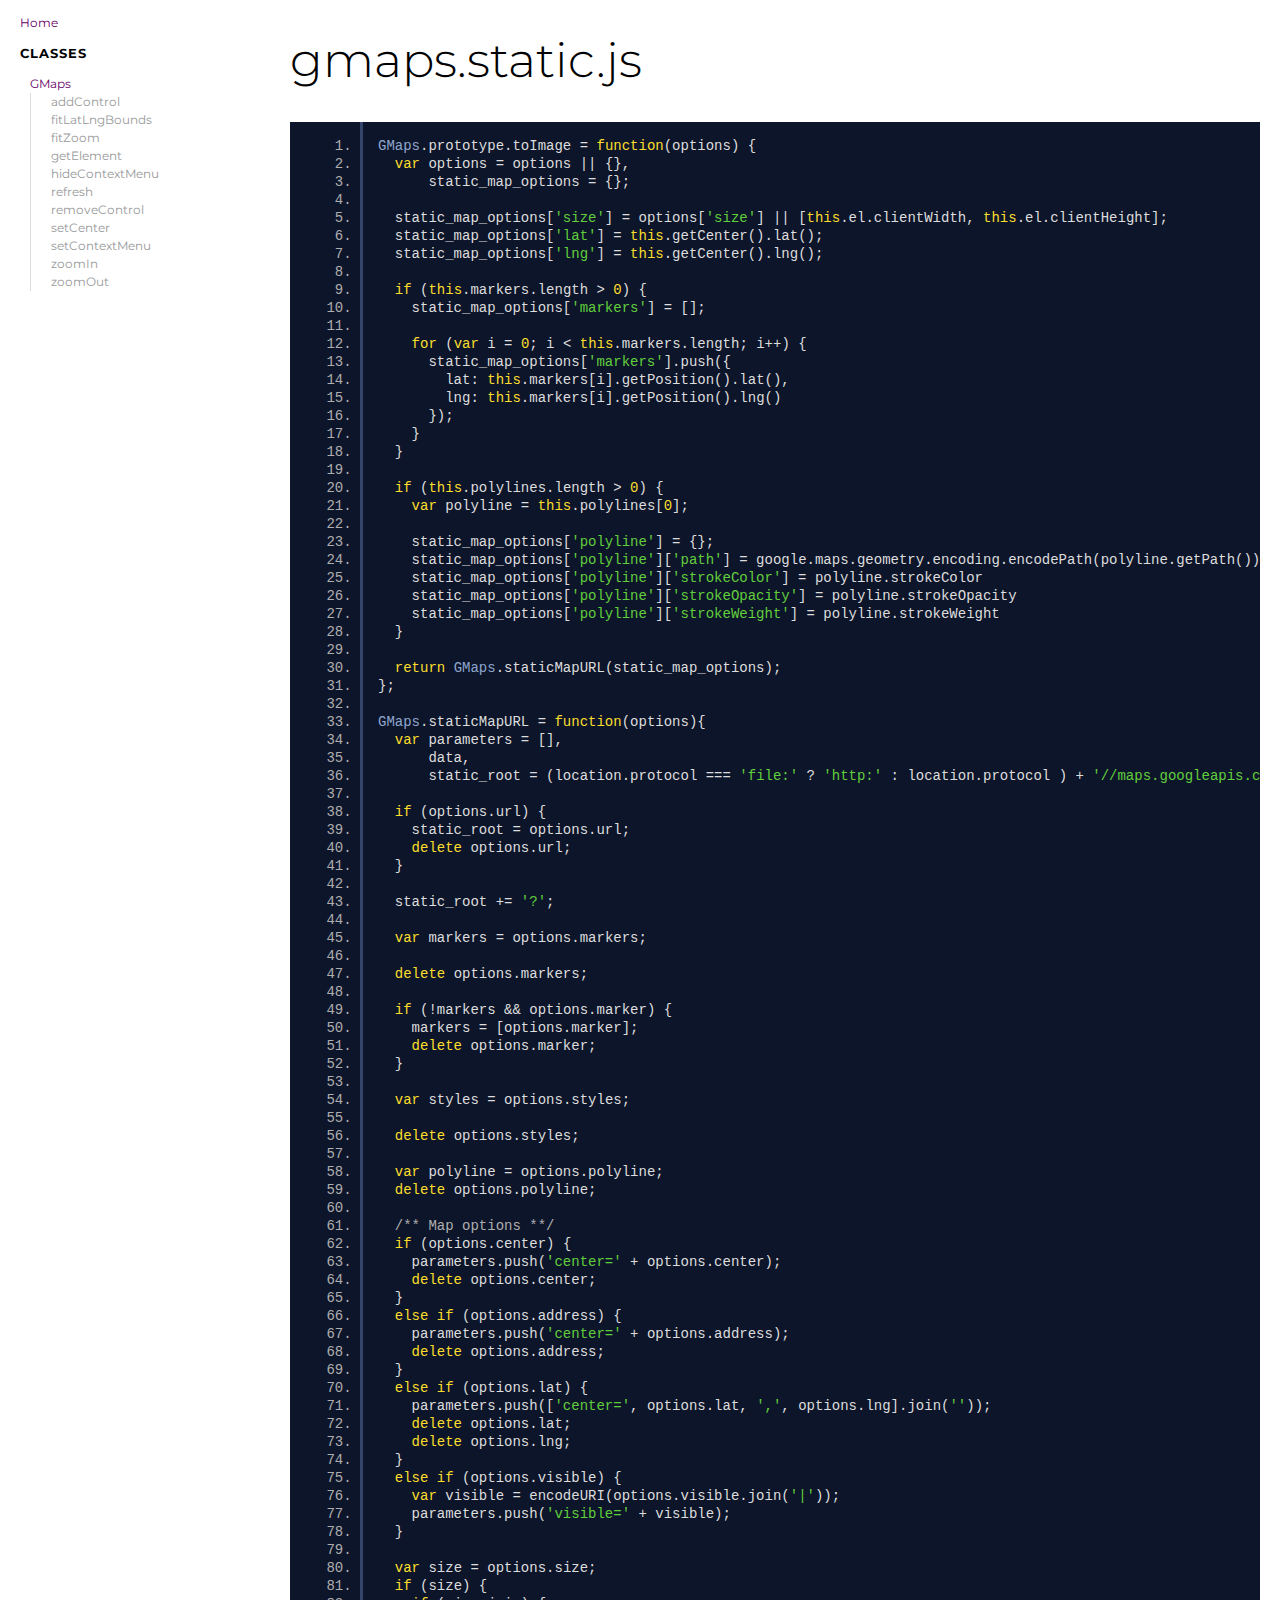
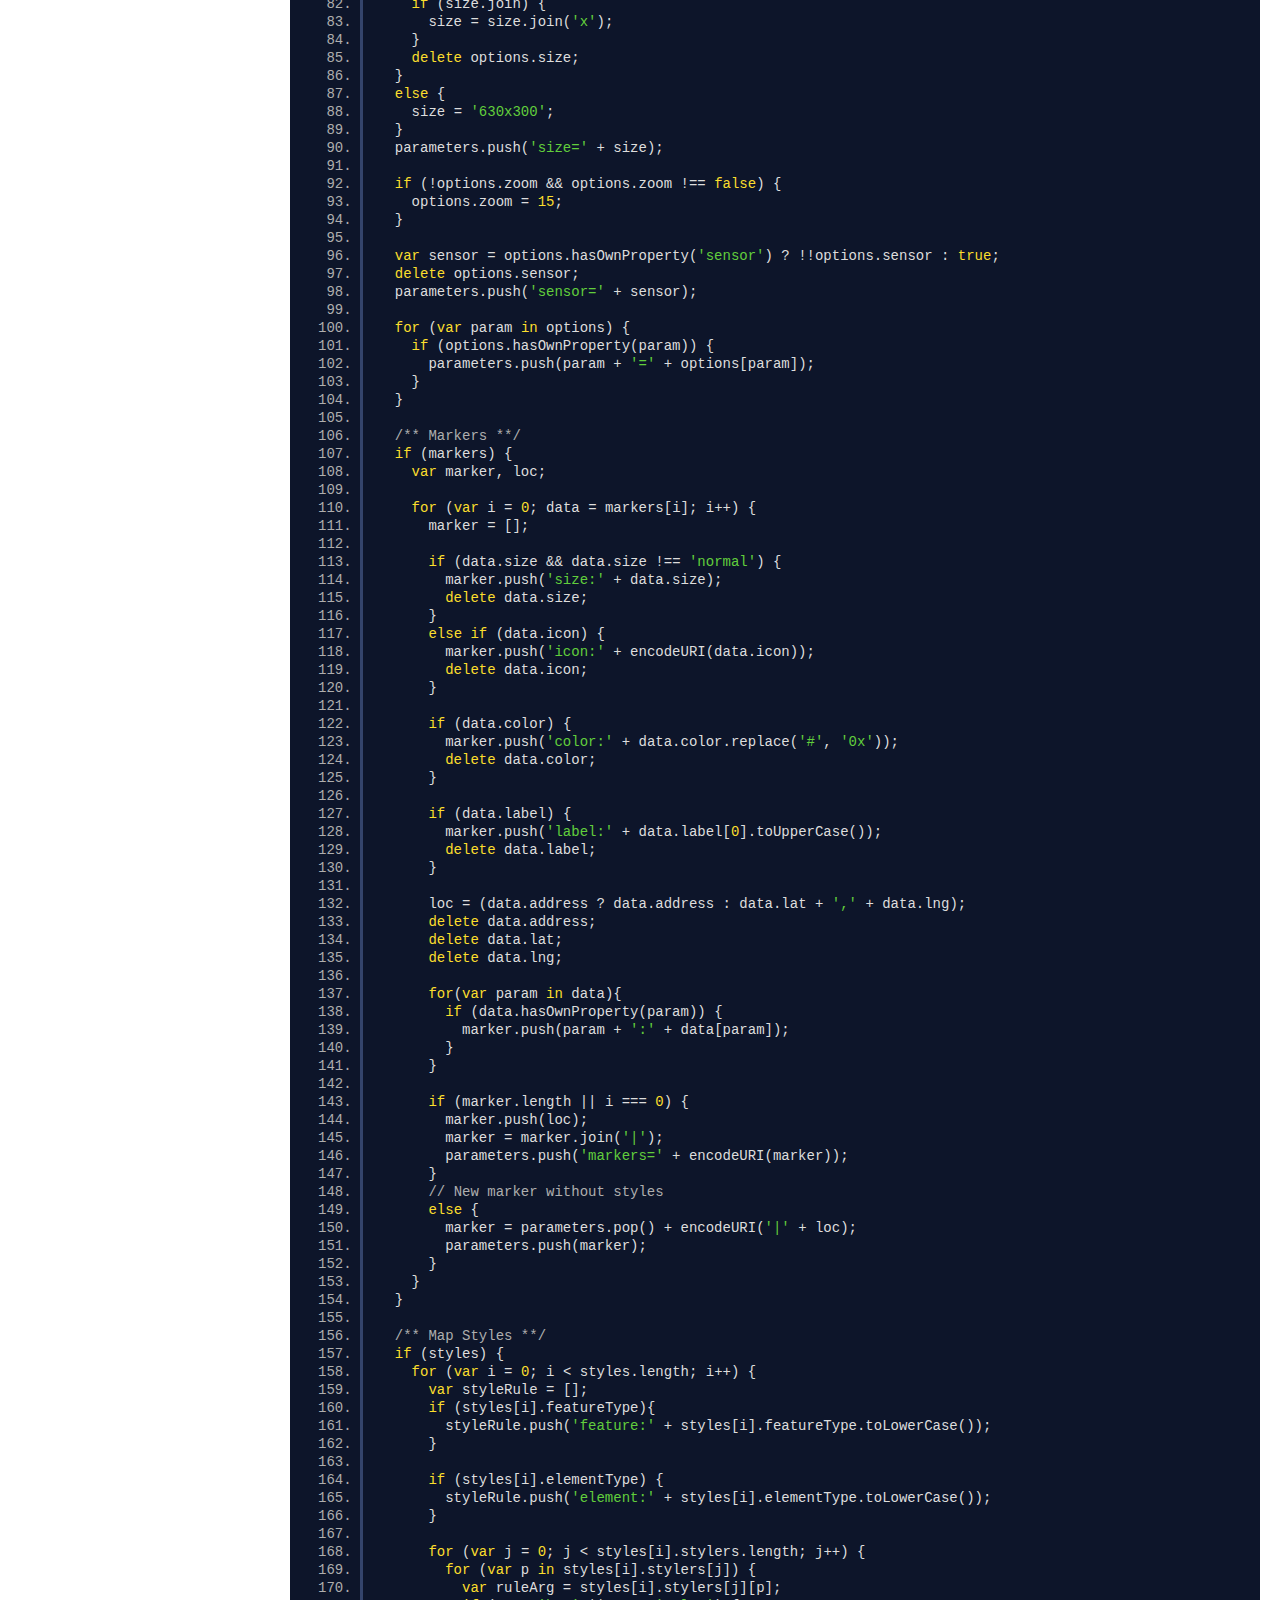
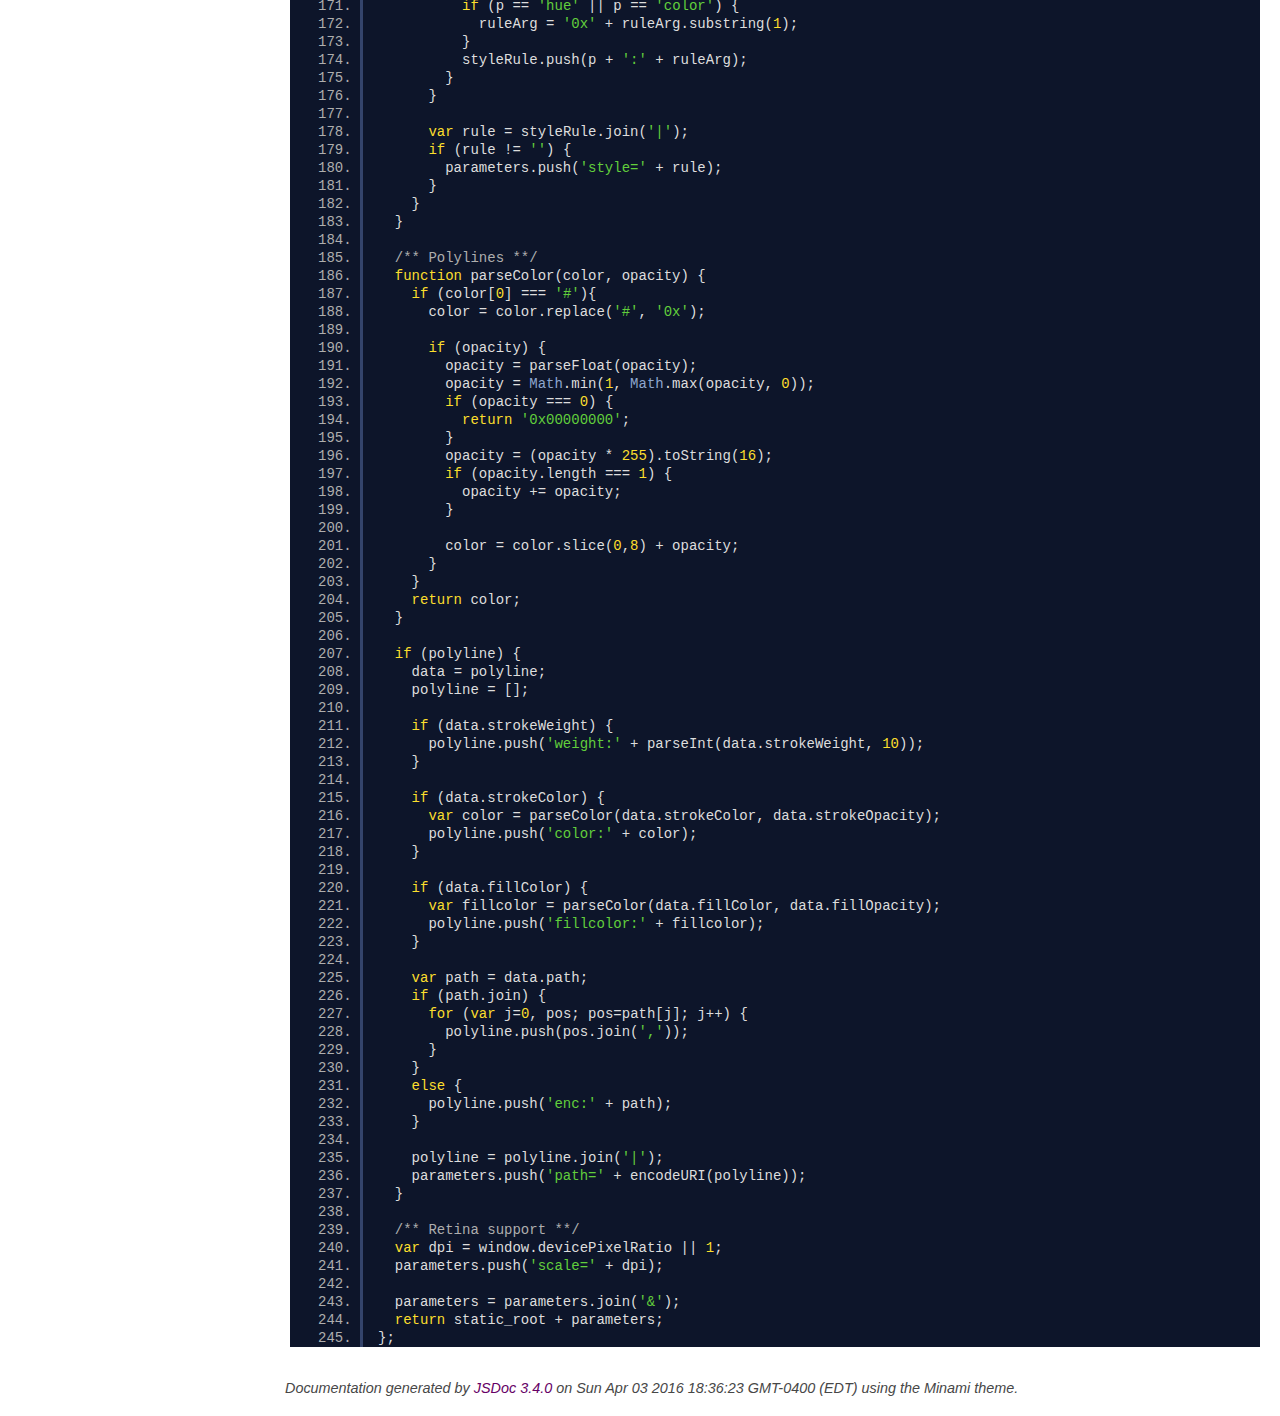
<file: TheWorldCopy/TheWorld/wwwroot/lib/gmaps/docs/gmaps.static.js.html>
<!DOCTYPE html>
<html lang="en">
<head>
    <meta charset="utf-8">
    <title>gmaps.static.js - Documentation</title>

    <script src="scripts/prettify/prettify.js"></script>
    <script src="scripts/prettify/lang-css.js"></script>
    <!--[if lt IE 9]>
      <script src="//html5shiv.googlecode.com/svn/trunk/html5.js"></script>
    <![endif]-->
    <link type="text/css" rel="stylesheet" href="https://code.ionicframework.com/ionicons/2.0.1/css/ionicons.min.css">
    <link type="text/css" rel="stylesheet" href="styles/prettify.css">
    <link type="text/css" rel="stylesheet" href="styles/jsdoc.css">
</head>
<body>

<input type="checkbox" id="nav-trigger" class="nav-trigger" />
<label for="nav-trigger" class="navicon-button x">
  <div class="navicon"></div>
</label>

<label for="nav-trigger" class="overlay"></label>

<nav>
    <h2><a href="index.html">Home</a></h2><h3>Classes</h3><ul><li><a href="GMaps.html">GMaps</a><ul class='methods'><li data-type='method'><a href="GMaps.html#addControl">addControl</a></li><li data-type='method'><a href="GMaps.html#fitLatLngBounds">fitLatLngBounds</a></li><li data-type='method'><a href="GMaps.html#fitZoom">fitZoom</a></li><li data-type='method'><a href="GMaps.html#getElement">getElement</a></li><li data-type='method'><a href="GMaps.html#hideContextMenu">hideContextMenu</a></li><li data-type='method'><a href="GMaps.html#refresh">refresh</a></li><li data-type='method'><a href="GMaps.html#removeControl">removeControl</a></li><li data-type='method'><a href="GMaps.html#setCenter">setCenter</a></li><li data-type='method'><a href="GMaps.html#setContextMenu">setContextMenu</a></li><li data-type='method'><a href="GMaps.html#zoomIn">zoomIn</a></li><li data-type='method'><a href="GMaps.html#zoomOut">zoomOut</a></li></ul></li></ul>
</nav>

<div id="main">
    
    <h1 class="page-title">gmaps.static.js</h1>
    

    



    
    <section>
        <article>
            <pre class="prettyprint source linenums"><code>GMaps.prototype.toImage = function(options) {
  var options = options || {},
      static_map_options = {};

  static_map_options['size'] = options['size'] || [this.el.clientWidth, this.el.clientHeight];
  static_map_options['lat'] = this.getCenter().lat();
  static_map_options['lng'] = this.getCenter().lng();

  if (this.markers.length > 0) {
    static_map_options['markers'] = [];
    
    for (var i = 0; i &lt; this.markers.length; i++) {
      static_map_options['markers'].push({
        lat: this.markers[i].getPosition().lat(),
        lng: this.markers[i].getPosition().lng()
      });
    }
  }

  if (this.polylines.length > 0) {
    var polyline = this.polylines[0];
    
    static_map_options['polyline'] = {};
    static_map_options['polyline']['path'] = google.maps.geometry.encoding.encodePath(polyline.getPath());
    static_map_options['polyline']['strokeColor'] = polyline.strokeColor
    static_map_options['polyline']['strokeOpacity'] = polyline.strokeOpacity
    static_map_options['polyline']['strokeWeight'] = polyline.strokeWeight
  }

  return GMaps.staticMapURL(static_map_options);
};

GMaps.staticMapURL = function(options){
  var parameters = [],
      data,
      static_root = (location.protocol === 'file:' ? 'http:' : location.protocol ) + '//maps.googleapis.com/maps/api/staticmap';

  if (options.url) {
    static_root = options.url;
    delete options.url;
  }

  static_root += '?';

  var markers = options.markers;
  
  delete options.markers;

  if (!markers &amp;&amp; options.marker) {
    markers = [options.marker];
    delete options.marker;
  }

  var styles = options.styles;

  delete options.styles;

  var polyline = options.polyline;
  delete options.polyline;

  /** Map options **/
  if (options.center) {
    parameters.push('center=' + options.center);
    delete options.center;
  }
  else if (options.address) {
    parameters.push('center=' + options.address);
    delete options.address;
  }
  else if (options.lat) {
    parameters.push(['center=', options.lat, ',', options.lng].join(''));
    delete options.lat;
    delete options.lng;
  }
  else if (options.visible) {
    var visible = encodeURI(options.visible.join('|'));
    parameters.push('visible=' + visible);
  }

  var size = options.size;
  if (size) {
    if (size.join) {
      size = size.join('x');
    }
    delete options.size;
  }
  else {
    size = '630x300';
  }
  parameters.push('size=' + size);

  if (!options.zoom &amp;&amp; options.zoom !== false) {
    options.zoom = 15;
  }

  var sensor = options.hasOwnProperty('sensor') ? !!options.sensor : true;
  delete options.sensor;
  parameters.push('sensor=' + sensor);

  for (var param in options) {
    if (options.hasOwnProperty(param)) {
      parameters.push(param + '=' + options[param]);
    }
  }

  /** Markers **/
  if (markers) {
    var marker, loc;

    for (var i = 0; data = markers[i]; i++) {
      marker = [];

      if (data.size &amp;&amp; data.size !== 'normal') {
        marker.push('size:' + data.size);
        delete data.size;
      }
      else if (data.icon) {
        marker.push('icon:' + encodeURI(data.icon));
        delete data.icon;
      }

      if (data.color) {
        marker.push('color:' + data.color.replace('#', '0x'));
        delete data.color;
      }

      if (data.label) {
        marker.push('label:' + data.label[0].toUpperCase());
        delete data.label;
      }

      loc = (data.address ? data.address : data.lat + ',' + data.lng);
      delete data.address;
      delete data.lat;
      delete data.lng;

      for(var param in data){
        if (data.hasOwnProperty(param)) {
          marker.push(param + ':' + data[param]);
        }
      }

      if (marker.length || i === 0) {
        marker.push(loc);
        marker = marker.join('|');
        parameters.push('markers=' + encodeURI(marker));
      }
      // New marker without styles
      else {
        marker = parameters.pop() + encodeURI('|' + loc);
        parameters.push(marker);
      }
    }
  }

  /** Map Styles **/
  if (styles) {
    for (var i = 0; i &lt; styles.length; i++) {
      var styleRule = [];
      if (styles[i].featureType){
        styleRule.push('feature:' + styles[i].featureType.toLowerCase());
      }

      if (styles[i].elementType) {
        styleRule.push('element:' + styles[i].elementType.toLowerCase());
      }

      for (var j = 0; j &lt; styles[i].stylers.length; j++) {
        for (var p in styles[i].stylers[j]) {
          var ruleArg = styles[i].stylers[j][p];
          if (p == 'hue' || p == 'color') {
            ruleArg = '0x' + ruleArg.substring(1);
          }
          styleRule.push(p + ':' + ruleArg);
        }
      }

      var rule = styleRule.join('|');
      if (rule != '') {
        parameters.push('style=' + rule);
      }
    }
  }

  /** Polylines **/
  function parseColor(color, opacity) {
    if (color[0] === '#'){
      color = color.replace('#', '0x');

      if (opacity) {
        opacity = parseFloat(opacity);
        opacity = Math.min(1, Math.max(opacity, 0));
        if (opacity === 0) {
          return '0x00000000';
        }
        opacity = (opacity * 255).toString(16);
        if (opacity.length === 1) {
          opacity += opacity;
        }

        color = color.slice(0,8) + opacity;
      }
    }
    return color;
  }

  if (polyline) {
    data = polyline;
    polyline = [];

    if (data.strokeWeight) {
      polyline.push('weight:' + parseInt(data.strokeWeight, 10));
    }

    if (data.strokeColor) {
      var color = parseColor(data.strokeColor, data.strokeOpacity);
      polyline.push('color:' + color);
    }

    if (data.fillColor) {
      var fillcolor = parseColor(data.fillColor, data.fillOpacity);
      polyline.push('fillcolor:' + fillcolor);
    }

    var path = data.path;
    if (path.join) {
      for (var j=0, pos; pos=path[j]; j++) {
        polyline.push(pos.join(','));
      }
    }
    else {
      polyline.push('enc:' + path);
    }

    polyline = polyline.join('|');
    parameters.push('path=' + encodeURI(polyline));
  }

  /** Retina support **/
  var dpi = window.devicePixelRatio || 1;
  parameters.push('scale=' + dpi);

  parameters = parameters.join('&amp;');
  return static_root + parameters;
};
</code></pre>
        </article>
    </section>




</div>

<br class="clear">

<footer>
    Documentation generated by <a href="https://github.com/jsdoc3/jsdoc">JSDoc 3.4.0</a> on Sun Apr 03 2016 18:36:23 GMT-0400 (EDT) using the Minami theme.
</footer>

<script>prettyPrint();</script>
<script src="scripts/linenumber.js"></script>
</body>
</html>
</file>
<file: TheWorldCopy/TheWorld/wwwroot/css/site.css>
﻿/*  site.css*/

/*body {

    font-family: sans-serif;
    font-size: 14px;
    margin: 0;
}

label {
    font-weight:bold;
    display:block;
}

input[type=text], input[type=password],textarea{
    width:150px;
}*/




/*#main {
    background-color:#eee;
    padding: 4px;
    margin:0;
}

#footer{
    background-color: #222;
    color:#eee;
    padding:8px 5px;
    position:fixed;
    bottom:0;
    width:100%;
}*/

.headshot{
    max-width:50px;
    border: 2px solid #222;
    padding:3px;
}

.menu{
    font-size: 12px;
}

.menu li{
    list-style-type:none;
}

.menu li .active{
    font-weight:bold;
}

#sidebar {
    background: #000000;
    color: #eee;
    position: fixed;
    height: 100%;
    width: 250px;
    overflow: hidden;
    left: 0;
    margin: 0;
    transition: left ease .25s;
}

#sidebar.hide-sidebar {
    left:-250px;
    transition:left ease .25s;

}

#wrapper{
    margin: 0 0 0 250px;
    transition: margin-left ease .25s;
}

#wrapper.hide-sidebar{

    margin-left: 0;
    transition: margin-left ease .25s;
}

#map{
    width: 100%;
    height: 600px;
}
</file>
<file: TheWorldCopy/TheWorld/wwwroot/lib/gmaps/test/lib/jasmine.css>
body { background-color: #eeeeee; padding: 0; margin: 5px; overflow-y: scroll; }

#HTMLReporter { font-size: 11px; font-family: Monaco, "Lucida Console", monospace; line-height: 14px; color: #333333; }
#HTMLReporter a { text-decoration: none; }
#HTMLReporter a:hover { text-decoration: underline; }
#HTMLReporter p, #HTMLReporter h1, #HTMLReporter h2, #HTMLReporter h3, #HTMLReporter h4, #HTMLReporter h5, #HTMLReporter h6 { margin: 0; line-height: 14px; }
#HTMLReporter .banner, #HTMLReporter .symbolSummary, #HTMLReporter .summary, #HTMLReporter .resultMessage, #HTMLReporter .specDetail .description, #HTMLReporter .alert .bar, #HTMLReporter .stackTrace { padding-left: 9px; padding-right: 9px; }
#HTMLReporter #jasmine_content { position: fixed; right: 100%; }
#HTMLReporter .version { color: #aaaaaa; }
#HTMLReporter .banner { margin-top: 14px; }
#HTMLReporter .duration { color: #aaaaaa; float: right; }
#HTMLReporter .symbolSummary { overflow: hidden; *zoom: 1; margin: 14px 0; }
#HTMLReporter .symbolSummary li { display: block; float: left; height: 7px; width: 14px; margin-bottom: 7px; font-size: 16px; }
#HTMLReporter .symbolSummary li.passed { font-size: 14px; }
#HTMLReporter .symbolSummary li.passed:before { color: #5e7d00; content: "\02022"; }
#HTMLReporter .symbolSummary li.failed { line-height: 9px; }
#HTMLReporter .symbolSummary li.failed:before { color: #b03911; content: "x"; font-weight: bold; margin-left: -1px; }
#HTMLReporter .symbolSummary li.skipped { font-size: 14px; }
#HTMLReporter .symbolSummary li.skipped:before { color: #bababa; content: "\02022"; }
#HTMLReporter .symbolSummary li.pending { line-height: 11px; }
#HTMLReporter .symbolSummary li.pending:before { color: #aaaaaa; content: "-"; }
#HTMLReporter .exceptions { color: #fff; float: right; margin-top: 5px; margin-right: 5px; }
#HTMLReporter .bar { line-height: 28px; font-size: 14px; display: block; color: #eee; }
#HTMLReporter .runningAlert { background-color: #666666; }
#HTMLReporter .skippedAlert { background-color: #aaaaaa; }
#HTMLReporter .skippedAlert:first-child { background-color: #333333; }
#HTMLReporter .skippedAlert:hover { text-decoration: none; color: white; text-decoration: underline; }
#HTMLReporter .passingAlert { background-color: #a6b779; }
#HTMLReporter .passingAlert:first-child { background-color: #5e7d00; }
#HTMLReporter .failingAlert { background-color: #cf867e; }
#HTMLReporter .failingAlert:first-child { background-color: #b03911; }
#HTMLReporter .results { margin-top: 14px; }
#HTMLReporter #details { display: none; }
#HTMLReporter .resultsMenu, #HTMLReporter .resultsMenu a { background-color: #fff; color: #333333; }
#HTMLReporter.showDetails .summaryMenuItem { font-weight: normal; text-decoration: inherit; }
#HTMLReporter.showDetails .summaryMenuItem:hover { text-decoration: underline; }
#HTMLReporter.showDetails .detailsMenuItem { font-weight: bold; text-decoration: underline; }
#HTMLReporter.showDetails .summary { display: none; }
#HTMLReporter.showDetails #details { display: block; }
#HTMLReporter .summaryMenuItem { font-weight: bold; text-decoration: underline; }
#HTMLReporter .summary { margin-top: 14px; }
#HTMLReporter .summary .suite .suite, #HTMLReporter .summary .specSummary { margin-left: 14px; }
#HTMLReporter .summary .specSummary.passed a { color: #5e7d00; }
#HTMLReporter .summary .specSummary.failed a { color: #b03911; }
#HTMLReporter .description + .suite { margin-top: 0; }
#HTMLReporter .suite { margin-top: 14px; }
#HTMLReporter .suite a { color: #333333; }
#HTMLReporter #details .specDetail { margin-bottom: 28px; }
#HTMLReporter #details .specDetail .description { display: block; color: white; background-color: #b03911; }
#HTMLReporter .resultMessage { padding-top: 14px; color: #333333; }
#HTMLReporter .resultMessage span.result { display: block; }
#HTMLReporter .stackTrace { margin: 5px 0 0 0; max-height: 224px; overflow: auto; line-height: 18px; color: #666666; border: 1px solid #ddd; background: white; white-space: pre; }

#TrivialReporter { padding: 8px 13px; position: absolute; top: 0; bottom: 0; left: 0; right: 0; overflow-y: scroll; background-color: white; font-family: "Helvetica Neue Light", "Lucida Grande", "Calibri", "Arial", sans-serif; /*.resultMessage {*/ /*white-space: pre;*/ /*}*/ }
#TrivialReporter a:visited, #TrivialReporter a { color: #303; }
#TrivialReporter a:hover, #TrivialReporter a:active { color: blue; }
#TrivialReporter .run_spec { float: right; padding-right: 5px; font-size: .8em; text-decoration: none; }
#TrivialReporter .banner { color: #303; background-color: #fef; padding: 5px; }
#TrivialReporter .logo { float: left; font-size: 1.1em; padding-left: 5px; }
#TrivialReporter .logo .version { font-size: .6em; padding-left: 1em; }
#TrivialReporter .runner.running { background-color: yellow; }
#TrivialReporter .options { text-align: right; font-size: .8em; }
#TrivialReporter .suite { border: 1px outset gray; margin: 5px 0; padding-left: 1em; }
#TrivialReporter .suite .suite { margin: 5px; }
#TrivialReporter .suite.passed { background-color: #dfd; }
#TrivialReporter .suite.failed { background-color: #fdd; }
#TrivialReporter .spec { margin: 5px; padding-left: 1em; clear: both; }
#TrivialReporter .spec.failed, #TrivialReporter .spec.passed, #TrivialReporter .spec.skipped { padding-bottom: 5px; border: 1px solid gray; }
#TrivialReporter .spec.failed { background-color: #fbb; border-color: red; }
#TrivialReporter .spec.passed { background-color: #bfb; border-color: green; }
#TrivialReporter .spec.skipped { background-color: #bbb; }
#TrivialReporter .messages { border-left: 1px dashed gray; padding-left: 1em; padding-right: 1em; }
#TrivialReporter .passed { background-color: #cfc; display: none; }
#TrivialReporter .failed { background-color: #fbb; }
#TrivialReporter .skipped { color: #777; background-color: #eee; display: none; }
#TrivialReporter .resultMessage span.result { display: block; line-height: 2em; color: black; }
#TrivialReporter .resultMessage .mismatch { color: black; }
#TrivialReporter .stackTrace { white-space: pre; font-size: .8em; margin-left: 10px; max-height: 5em; overflow: auto; border: 1px inset red; padding: 1em; background: #eef; }
#TrivialReporter .finished-at { padding-left: 1em; font-size: .6em; }
#TrivialReporter.show-passed .passed, #TrivialReporter.show-skipped .skipped { display: block; }
#TrivialReporter #jasmine_content { position: fixed; right: 100%; }
#TrivialReporter .runner { border: 1px solid gray; display: block; margin: 5px 0; padding: 2px 0 2px 10px; }
</file>
<file: TheWorldCopy/TheWorld/wwwroot/lib/gmaps/test/style.css>
body {
font-family: sans-serif;
}

h1, h2, h3, h4, h5, h6 {
  margin: 0;
  font-weight: lighter;
  text-transform: lowercase;
  font-variant: small-caps;
}

.map,
.panorama {
  width: 100%;
  height: 100px;
}

.with-columns {
  display: block;
  width: 100%;
  overflow: hidden;
}

.with-columns .map,
.with-columns .panorama {
  display: block;
  width: 50%;
  height: 150px;
  float: left;
}
</file>
<file: TheWorldCopy/TheWorld/wwwroot/lib/gmaps/docs/styles/prettify.css>
.pln {
  color: #ddd;
}

/* string content */
.str {
  color: #61ce3c;
}

/* a keyword */
.kwd {
  color: #fbde2d;
}

/* a comment */
.com {
  color: #aeaeae;
}

/* a type name */
.typ {
  color: #8da6ce;
}

/* a literal value */
.lit {
  color: #fbde2d;
}

/* punctuation */
.pun {
  color: #ddd;
}

/* lisp open bracket */
.opn {
  color: #000000;
}

/* lisp close bracket */
.clo {
  color: #000000;
}

/* a markup tag name */
.tag {
  color: #c82829;
}

/* a markup attribute name */
.atn {
  color: #f5871f;
}

/* a markup attribute value */
.atv {
  color: #3e999f;
}

/* a declaration */
.dec {
  color: #f5871f;
}

/* a variable name */
.var {
  color: #c82829;
}

/* a function name */
.fun {
  color: #4271ae;
}

/* Specify class=linenums on a pre to get line numbering */
ol.linenums {
  margin-top: 0;
  margin-bottom: 0;
}
</file>
<file: TheWorldCopy/TheWorld/wwwroot/lib/gmaps/docs/styles/jsdoc.css>
@import url(https://fonts.googleapis.com/css?family=Montserrat:400,700);

* {
  box-sizing: border-box
}

html, body {
  height: 100%;
  width: 100%;
}

body {
  color: #4d4e53;
  background-color: white;
  margin: 0 auto;
  padding: 0 20px;
  font-family: 'Helvetica Neue', Helvetica, sans-serif;
  font-size: 16px;
  line-height: 160%;
}

a,
a:active {
  color: #606;
  text-decoration: none;
}

a:hover {
  text-decoration: none;
}

article a {
  border-bottom: 1px solid #ddd;
}

article a:hover, article a:active {
  border-bottom-color: #222;
}

p, ul, ol, blockquote {
  margin-bottom: 1em;
}

h1, h2, h3, h4, h5, h6 {
  font-family: 'Montserrat', sans-serif;
}

h1, h2, h3, h4, h5, h6 {
  color: #000;
  font-weight: 400;
  margin: 0;
}

h1 {
  font-weight: 300;
  font-size: 48px;
  margin: 1em 0 .5em;
}

h1.page-title {
  font-size: 48px;
  margin: 1em 30px;
}

h2 {
  font-size: 24px;
  margin: 1.5em 0 .3em;
}

h3 {
  font-size: 24px;
  margin: 1.2em 0 .3em;
}

h4 {
  font-size: 18px;
  margin: 1em 0 .2em;
  color: #4d4e53;
}

h4.name {
  color: #fff;
  background: #6d426d;
  box-shadow: 0 .25em .5em #d3d3d3;
  border-top: 1px solid #d3d3d3;
  border-bottom: 1px solid #d3d3d3;
  margin: 1.5em 0 0.5em;
  padding: .75em 0 .75em 10px;
}

h5, .container-overview .subsection-title {
  font-size: 120%;
  letter-spacing: -0.01em;
  margin: 8px 0 3px 0;
}

h6 {
  font-size: 100%;
  letter-spacing: -0.01em;
  margin: 6px 0 3px 0;
  font-style: italic;
}

tt, code, kbd, samp {
  font-family: Consolas, Monaco, 'Andale Mono', monospace;
  background: #f4f4f4;
  padding: 1px 5px;
}

.class-description {
  font-size: 130%;
  line-height: 140%;
  margin-bottom: 1em;
  margin-top: 1em;
}

.class-description:empty {
  margin: 0
}

#main {
  float: right;
  min-width: 360px;
  width: calc(100% - 240px);
}

header {
  display: block
}

section {
  display: block;
  background-color: #fff;
  padding: 0 0 0 30px;
}

.variation {
  display: none
}

.signature-attributes {
  font-size: 60%;
  color: #eee;
  font-style: italic;
  font-weight: lighter;
}

nav {
  float: left;
  display: block;
  width: 250px;
  background: #fff;
  overflow: auto;
  position: fixed;
  height: 100%;
}

nav h3 {
  margin-top: 12px;
  font-size: 13px;
  text-transform: uppercase;
  letter-spacing: 1px;
  font-weight: 700;
  line-height: 24px;
  margin: 15px 0 10px;
  padding: 0;
  color: #000;
}

nav ul {
  font-family: 'Lucida Grande', 'Lucida Sans Unicode', arial, sans-serif;
  font-size: 100%;
  line-height: 17px;
  padding: 0;
  margin: 0;
  list-style-type: none;
}

nav ul a,
nav ul a:active {
  font-family: 'Montserrat', sans-serif;
  line-height: 18px;
  padding: 0;
  display: block;
  font-size: 12px;
}

nav a:hover,
nav a:active {
  color: #606;
}

nav > ul {
  padding: 0 10px;
}

nav > ul > li > a {
  color: #606;
}

nav ul ul {
  margin-bottom: 10px
}

nav ul ul a {
  color: hsl(207, 1%, 60%);
  border-left: 1px solid hsl(207, 10%, 86%);
}

nav ul ul a,
nav ul ul a:active {
  padding-left: 20px
}

nav h2 {
   font-size: 12px;
   margin: 0;
   padding: 0;
}

nav > h2 > a {
   display: block;
   margin: 10px 0 -10px;
   color: #606 !important;
}

footer {
  color: hsl(0, 0%, 28%);
  margin-left: 250px;
  display: block;
  padding: 15px;
  font-style: italic;
  font-size: 90%;
}

.ancestors {
  color: #999
}

.ancestors a {
   color: #999 !important;
}

.clear {
  clear: both
}

.important {
  font-weight: bold;
  color: #950B02;
}

.yes-def {
  text-indent: -1000px
}

.type-signature {
  color: #CA79CA
}

.type-signature:last-child {
  color: #eee;
}

.name, .signature {
  font-family: Consolas, Monaco, 'Andale Mono', monospace
}

.signature {
    color: #fc83ff;
}

.details {
  margin-top: 6px;
  border-left: 2px solid #DDD;
  line-height: 20px;
  font-size: 14px;
}

.details dt {
   width: 120px;
   float: left;
   padding-left: 10px;
}

.details dd {
   margin-left: 70px;
   margin-top: 6px;
   margin-bottom: 6px;
}

.details ul {
   margin: 0
}

.details ul {
   list-style-type: none
}

.details pre.prettyprint {
   margin: 0
}

.details .object-value {
   padding-top: 0
}

.description {
  margin-bottom: 1em;
  margin-top: 1em;
}

.code-caption {
  font-style: italic;
  font-size: 107%;
  margin: 0;
}

.prettyprint {
  font-size: 14px;
  overflow: auto;
}

.prettyprint.source {
  width: inherit;
  line-height: 18px;
  display: block;
  background-color: #0d152a;
  color: #aeaeae;
}

.prettyprint code {
  line-height: 18px;
  display: block;
  background-color: #0d152a;
  color: #4D4E53;
}

.prettyprint > code {
  padding: 15px;
}

.prettyprint .linenums code {
  padding: 0 15px
}

.prettyprint .linenums li:first-of-type code {
  padding-top: 15px
}

.prettyprint code span.line {
  display: inline-block
}

.prettyprint.linenums {
  padding-left: 70px;
  -webkit-user-select: none;
  -moz-user-select: none;
  -ms-user-select: none;
  user-select: none;
}

.prettyprint.linenums ol {
   padding-left: 0
}

.prettyprint.linenums li {
   border-left: 3px #34446B solid;
}

.prettyprint.linenums li.selected, .prettyprint.linenums li.selected * {
   background-color: #34446B;
}

.prettyprint.linenums li * {
   -webkit-user-select: text;
   -moz-user-select: text;
   -ms-user-select: text;
   user-select: text;
}

.params, .props {
  border-spacing: 0;
  border: 1px solid #ddd;
  border-collapse: collapse;
  border-radius: 3px;
  box-shadow: 0 1px 3px rgba(0,0,0,0.1);
  width: 100%;
  font-size: 14px;
  margin: 1em 0;
}

.params td, .params .name, .props .name, .name code {
   color: #4D4E53;
   font-family: Consolas, Monaco, 'Andale Mono', monospace;
   font-size: 100%;
}

.params td, .params th, .props td, .props th {
   margin: 0px;
   text-align: left;
   vertical-align: top;
   padding: 10px;
   display: table-cell;
}

.params td {
   border-top: 1px solid #eee
}

.params thead tr, .props thead tr {
   background-color: #fff;
   font-weight: bold;
}

.params .params thead tr, .props .props thead tr {
   background-color: #fff;
   font-weight: bold;
}

.params td.description > p:first-child, .props td.description > p:first-child {
   margin-top: 0;
   padding-top: 0;
}

.params td.description > p:last-child, .props td.description > p:last-child {
   margin-bottom: 0;
   padding-bottom: 0;
}

span.param-type, .params td .param-type, .param-type dd {
   color: #606;
  font-family: Consolas, Monaco, 'Andale Mono', monospace
}

.param-type dt, .param-type dd {
  display: inline-block
}

.param-type {
  margin: 14px 0;
}

.disabled {
  color: #454545
}

/* navicon button */
.navicon-button {
  display: none;
  position: relative;
  padding: 2.0625rem 1.5rem;
  transition: 0.25s;
  cursor: pointer;
  -webkit-user-select: none;
     -moz-user-select: none;
      -ms-user-select: none;
          user-select: none;
  opacity: .8;
}
.navicon-button .navicon:before, .navicon-button .navicon:after {
  transition: 0.25s;
}
.navicon-button:hover {
  transition: 0.5s;
  opacity: 1;
}
.navicon-button:hover .navicon:before, .navicon-button:hover .navicon:after {
  transition: 0.25s;
}
.navicon-button:hover .navicon:before {
  top: .825rem;
}
.navicon-button:hover .navicon:after {
  top: -.825rem;
}

/* navicon */
.navicon {
  position: relative;
  width: 2.5em;
  height: .3125rem;
  background: #000;
  transition: 0.3s;
  border-radius: 2.5rem;
}
.navicon:before, .navicon:after {
  display: block;
  content: "";
  height: .3125rem;
  width: 2.5rem;
  background: #000;
  position: absolute;
  z-index: -1;
  transition: 0.3s 0.25s;
  border-radius: 1rem;
}
.navicon:before {
  top: .625rem;
}
.navicon:after {
  top: -.625rem;
}

/* open */
.nav-trigger:checked + label:not(.steps) .navicon:before,
.nav-trigger:checked + label:not(.steps) .navicon:after {
  top: 0 !important;
}

.nav-trigger:checked + label .navicon:before,
.nav-trigger:checked + label .navicon:after {
  transition: 0.5s;
}

/* Minus */
.nav-trigger:checked + label {
  -webkit-transform: scale(0.75);
          transform: scale(0.75);
}

/* × and + */
.nav-trigger:checked + label.plus .navicon,
.nav-trigger:checked + label.x .navicon {
  background: transparent;
}

.nav-trigger:checked + label.plus .navicon:before,
.nav-trigger:checked + label.x .navicon:before {
  -webkit-transform: rotate(-45deg);
          transform: rotate(-45deg);
  background: #FFF;
}

.nav-trigger:checked + label.plus .navicon:after,
.nav-trigger:checked + label.x .navicon:after {
  -webkit-transform: rotate(45deg);
          transform: rotate(45deg);
  background: #FFF;
}

.nav-trigger:checked + label.plus {
  -webkit-transform: scale(0.75) rotate(45deg);
          transform: scale(0.75) rotate(45deg);
}

.nav-trigger:checked ~ nav {
  left: 0 !important;
}

.nav-trigger:checked ~ .overlay {
  display: block;
}

.nav-trigger {
  position: fixed;
  top: 0;
  clip: rect(0, 0, 0, 0);
}

.overlay {
  display: none;
  position: fixed;
  top: 0;
  bottom: 0;
  left: 0;
  right: 0;
  width: 100%;
  height: 100%;
  background: hsla(0, 0%, 0%, 0.5);
  z-index: 1;
}

@media only screen and (min-width: 320px) and (max-width: 680px) {
  body {
    overflow-x: hidden;
  }

  nav {
    background: #FFF;
    width: 250px;
    height: 100%;
    position: fixed;
    top: 0;
    right: 0;
    bottom: 0;
    left: -250px;
    z-index: 3;
    padding: 0 10px;
    transition: left 0.2s;
  }

  .navicon-button {
    display: inline-block;
    position: fixed;
    top: 1.5em;
    right: 0;
    z-index: 2;
  }

  #main {
    width: 100%;
    min-width: 360px;
  }

  #main h1.page-title {
    margin: 1em 0;
  }

  #main section {
    padding: 0;
  }

  footer {
    margin-left: 0;
  }
}
</file>
